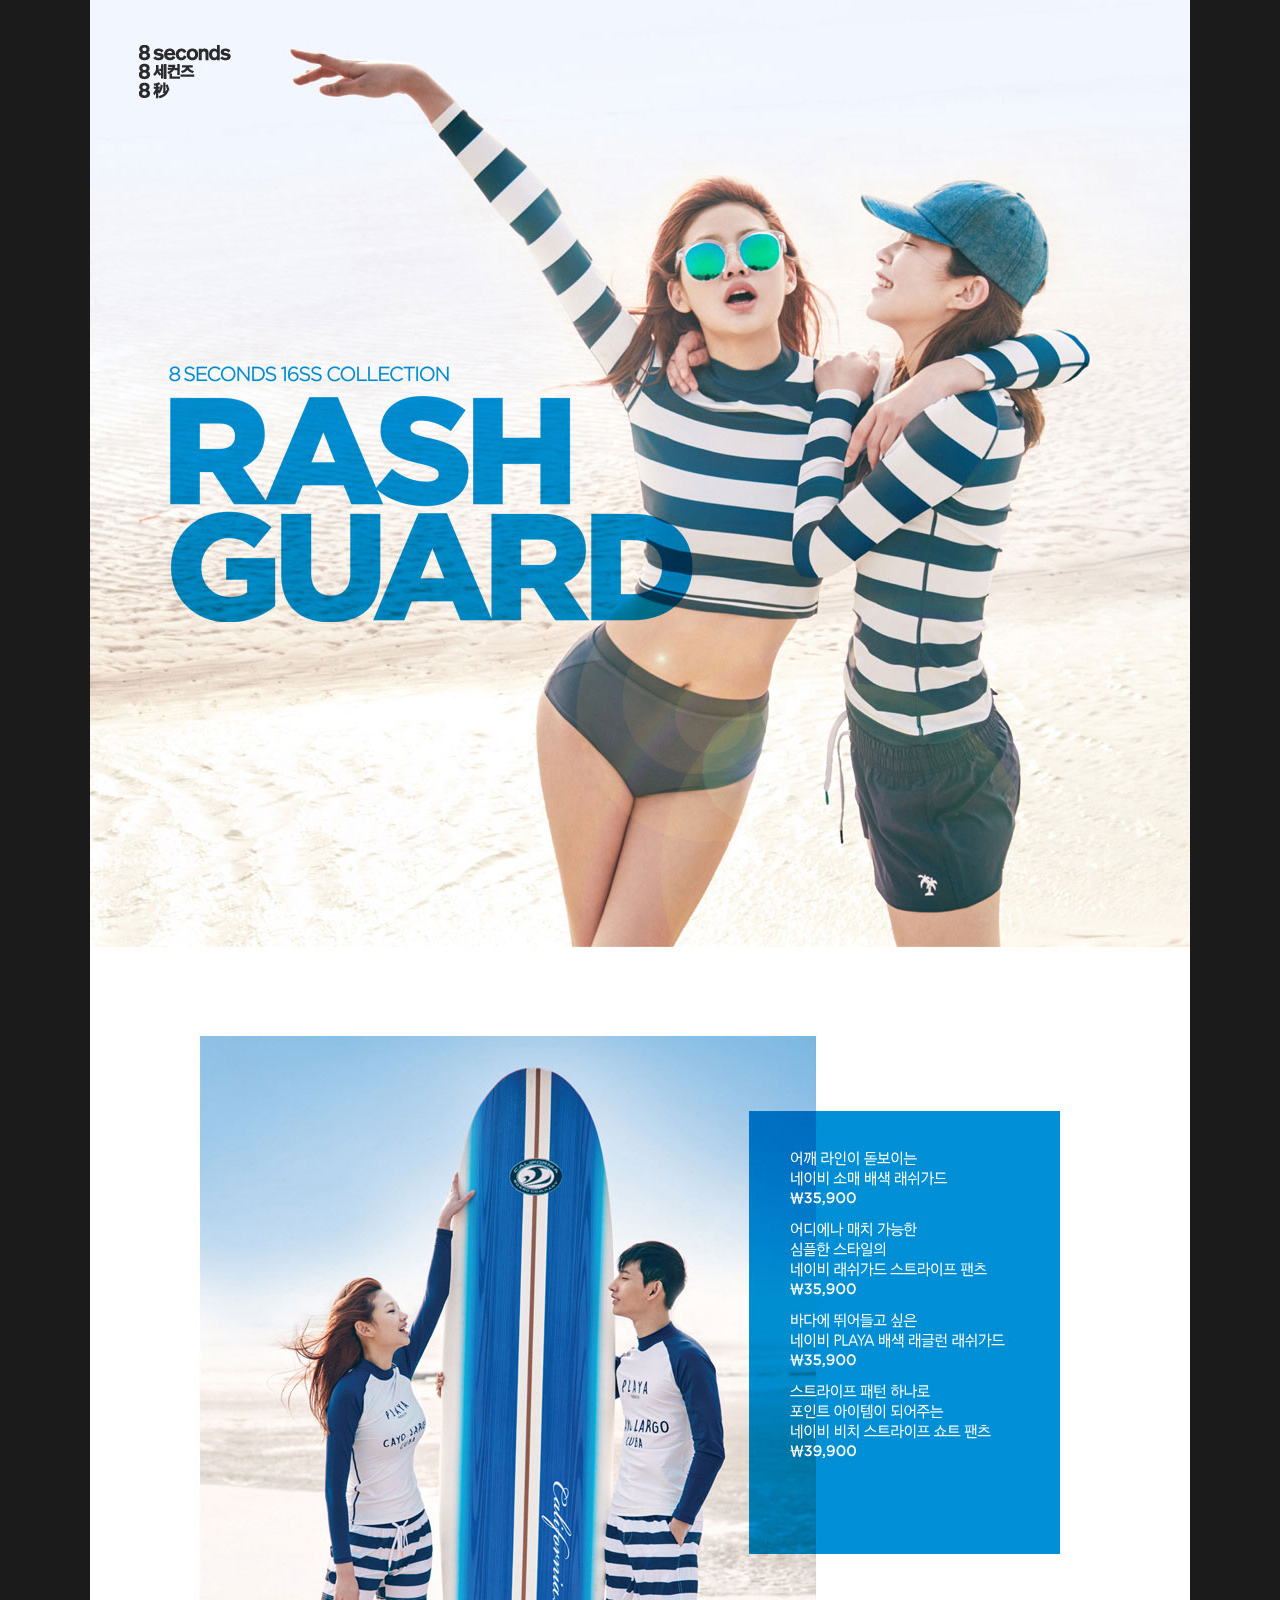
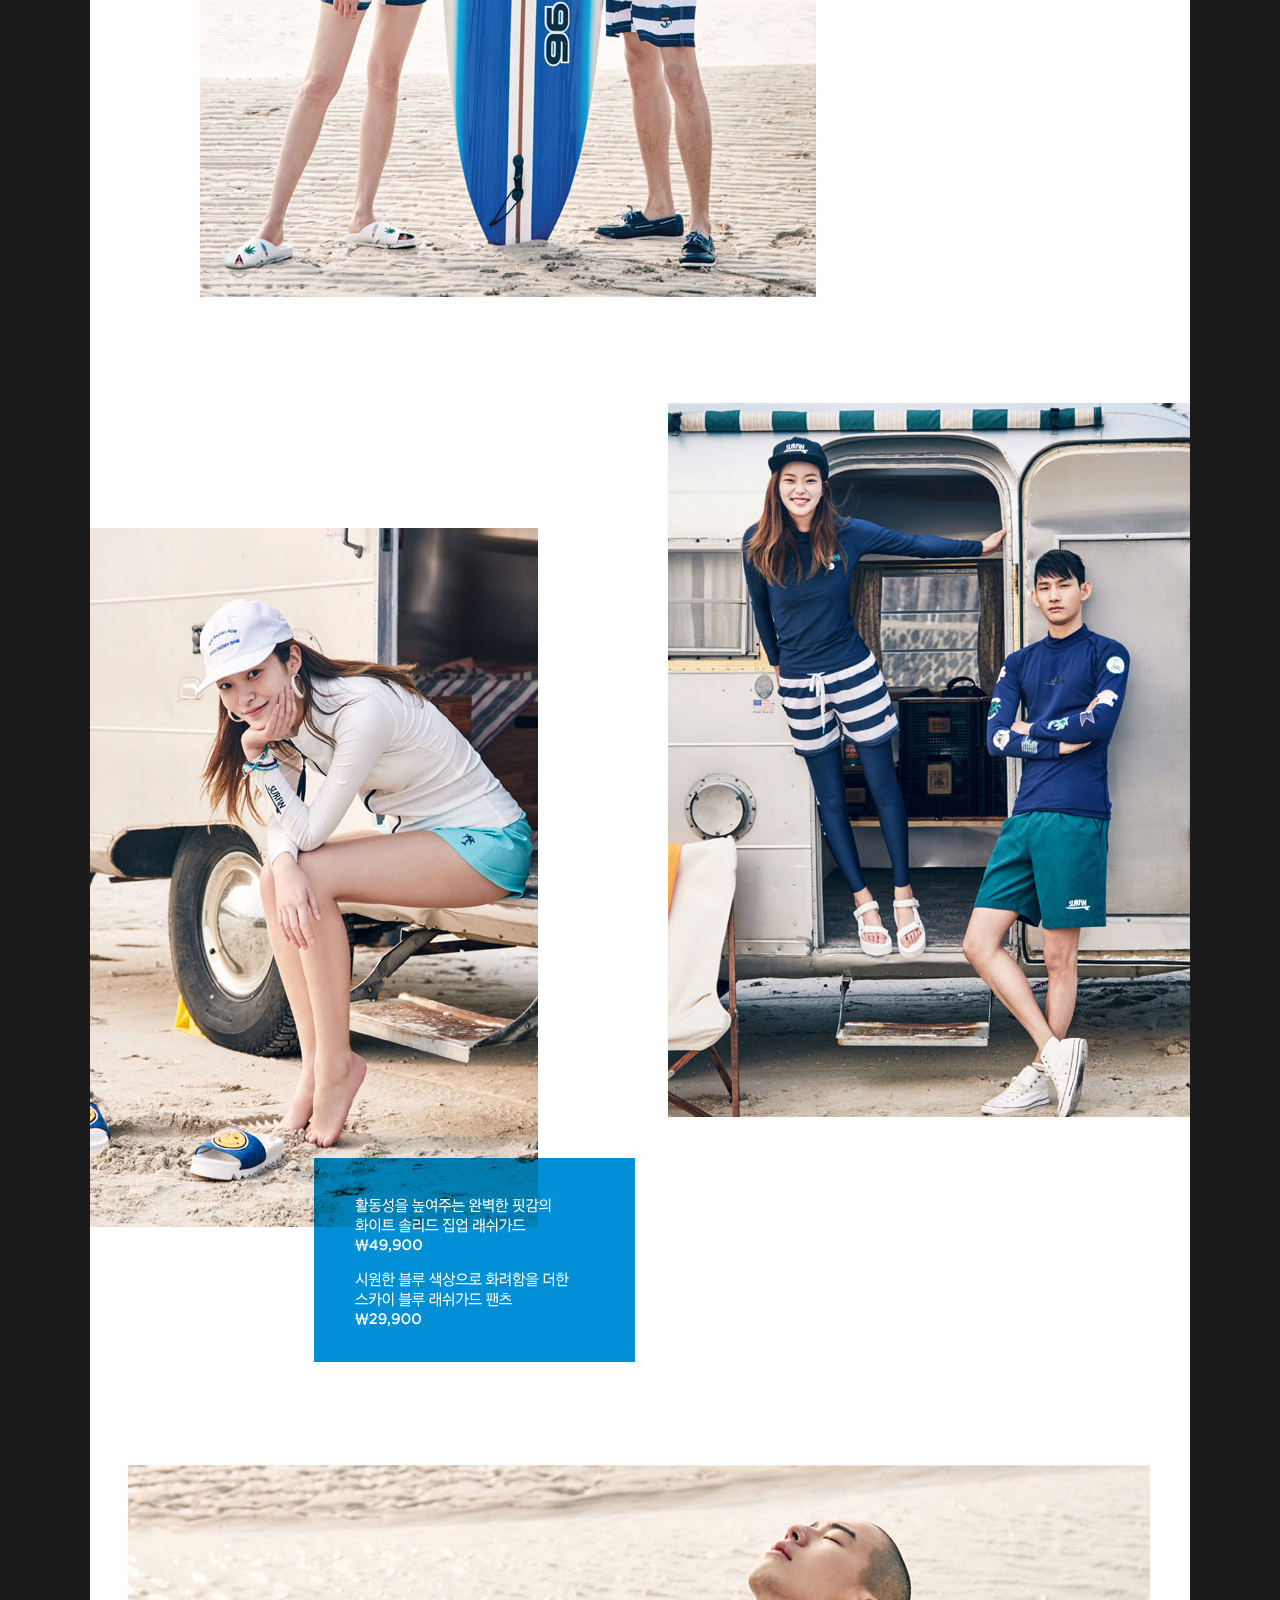
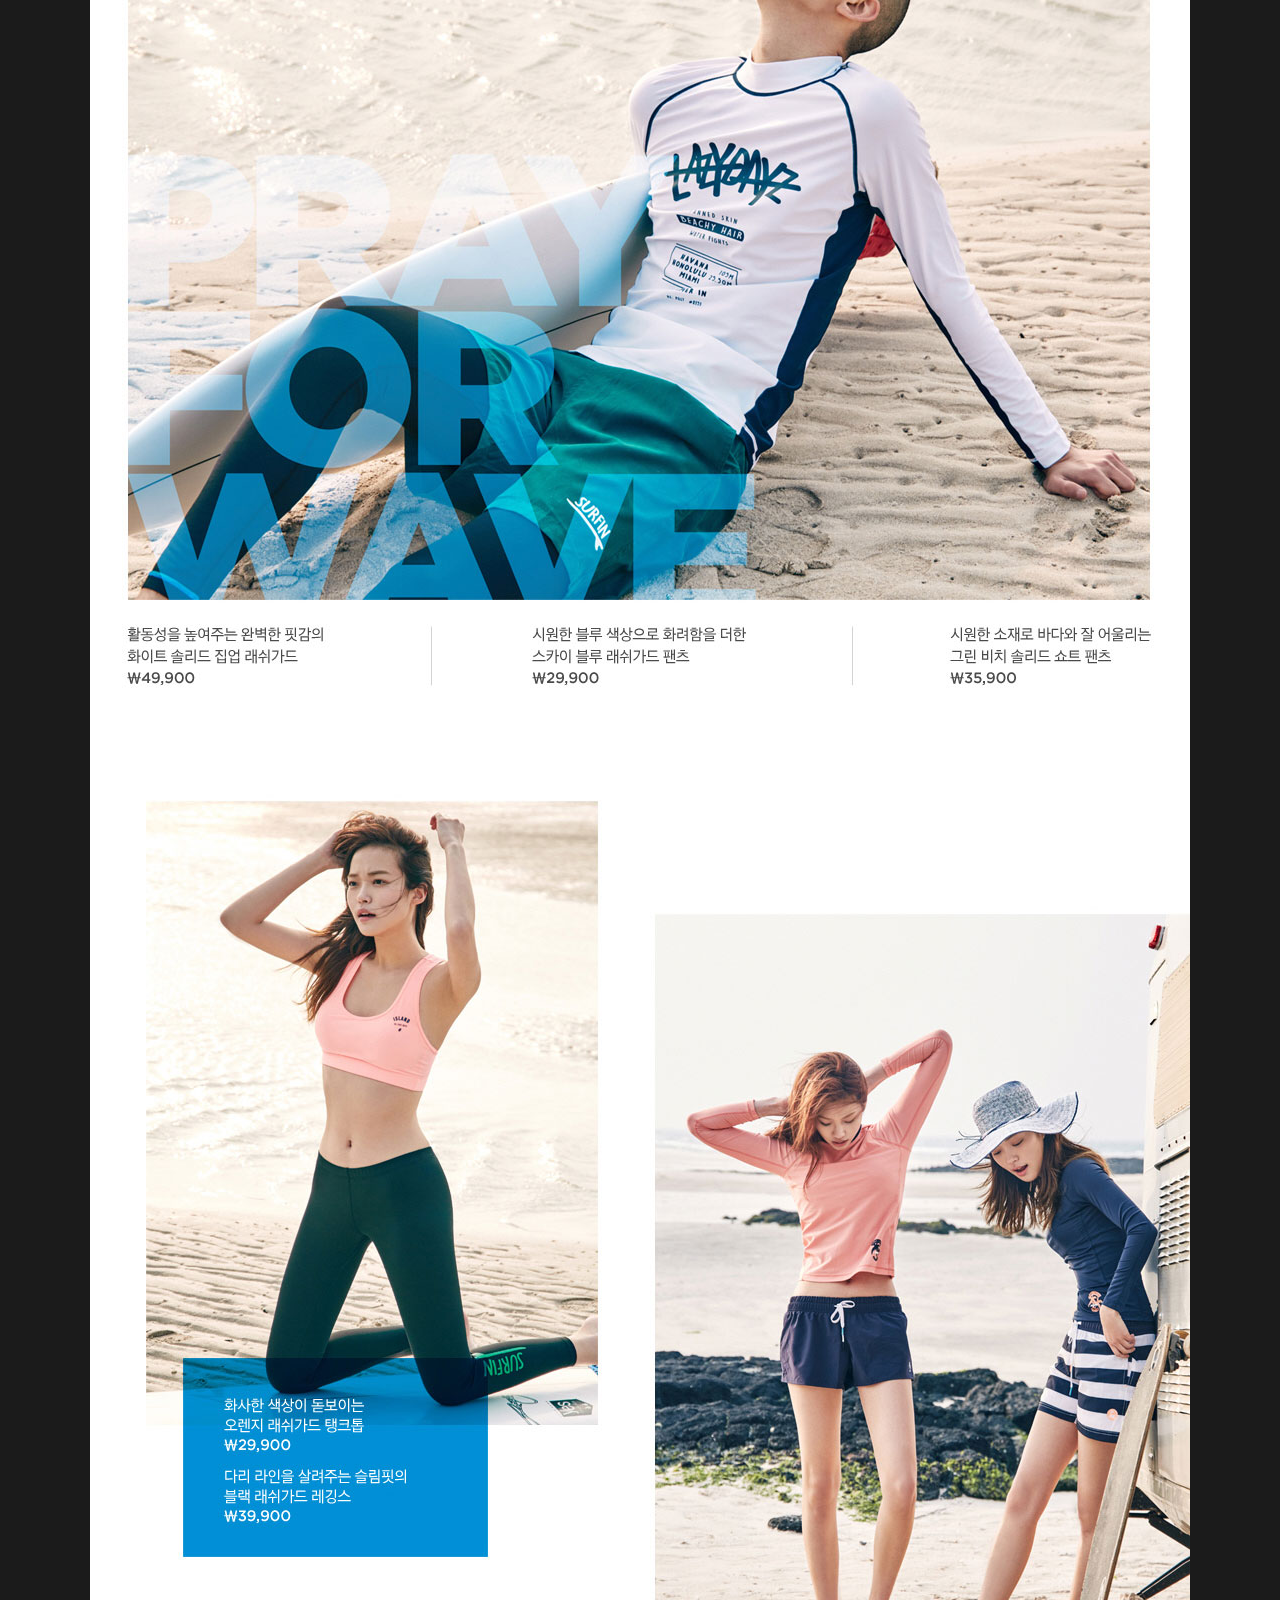
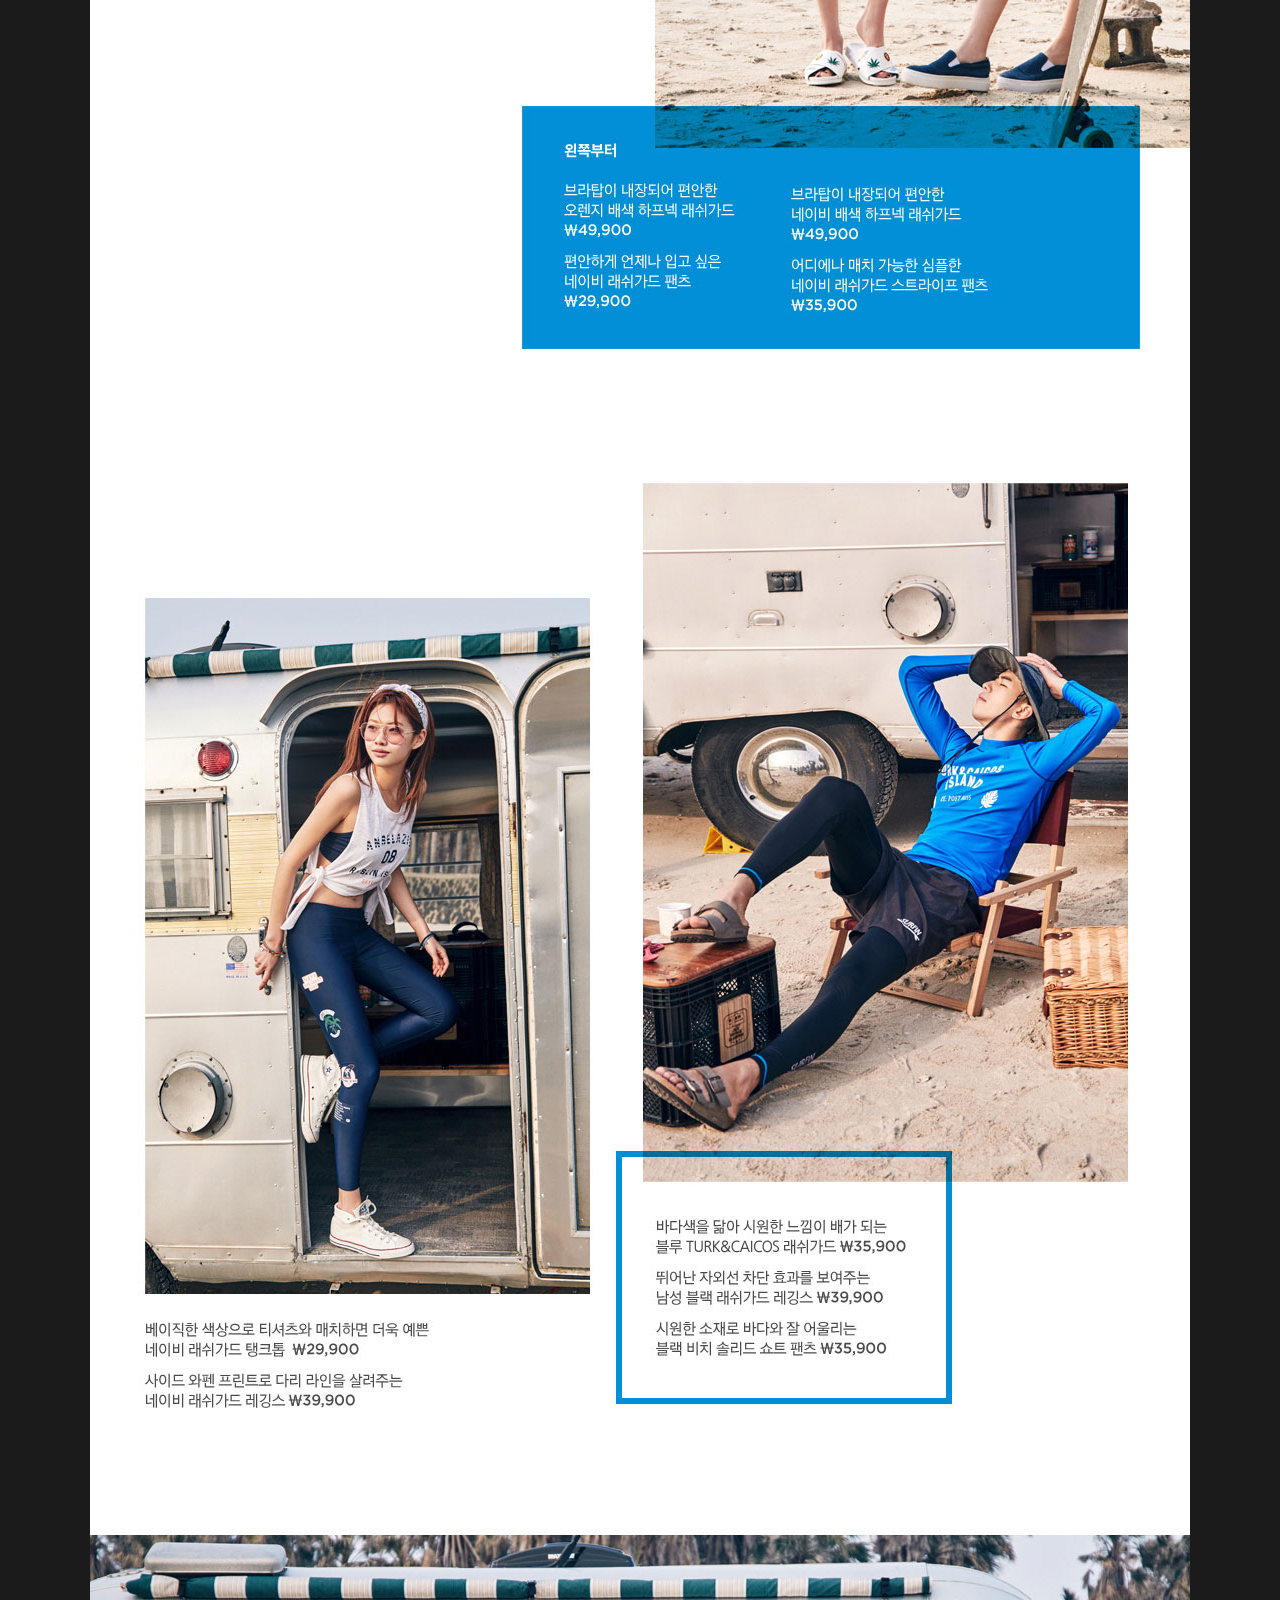
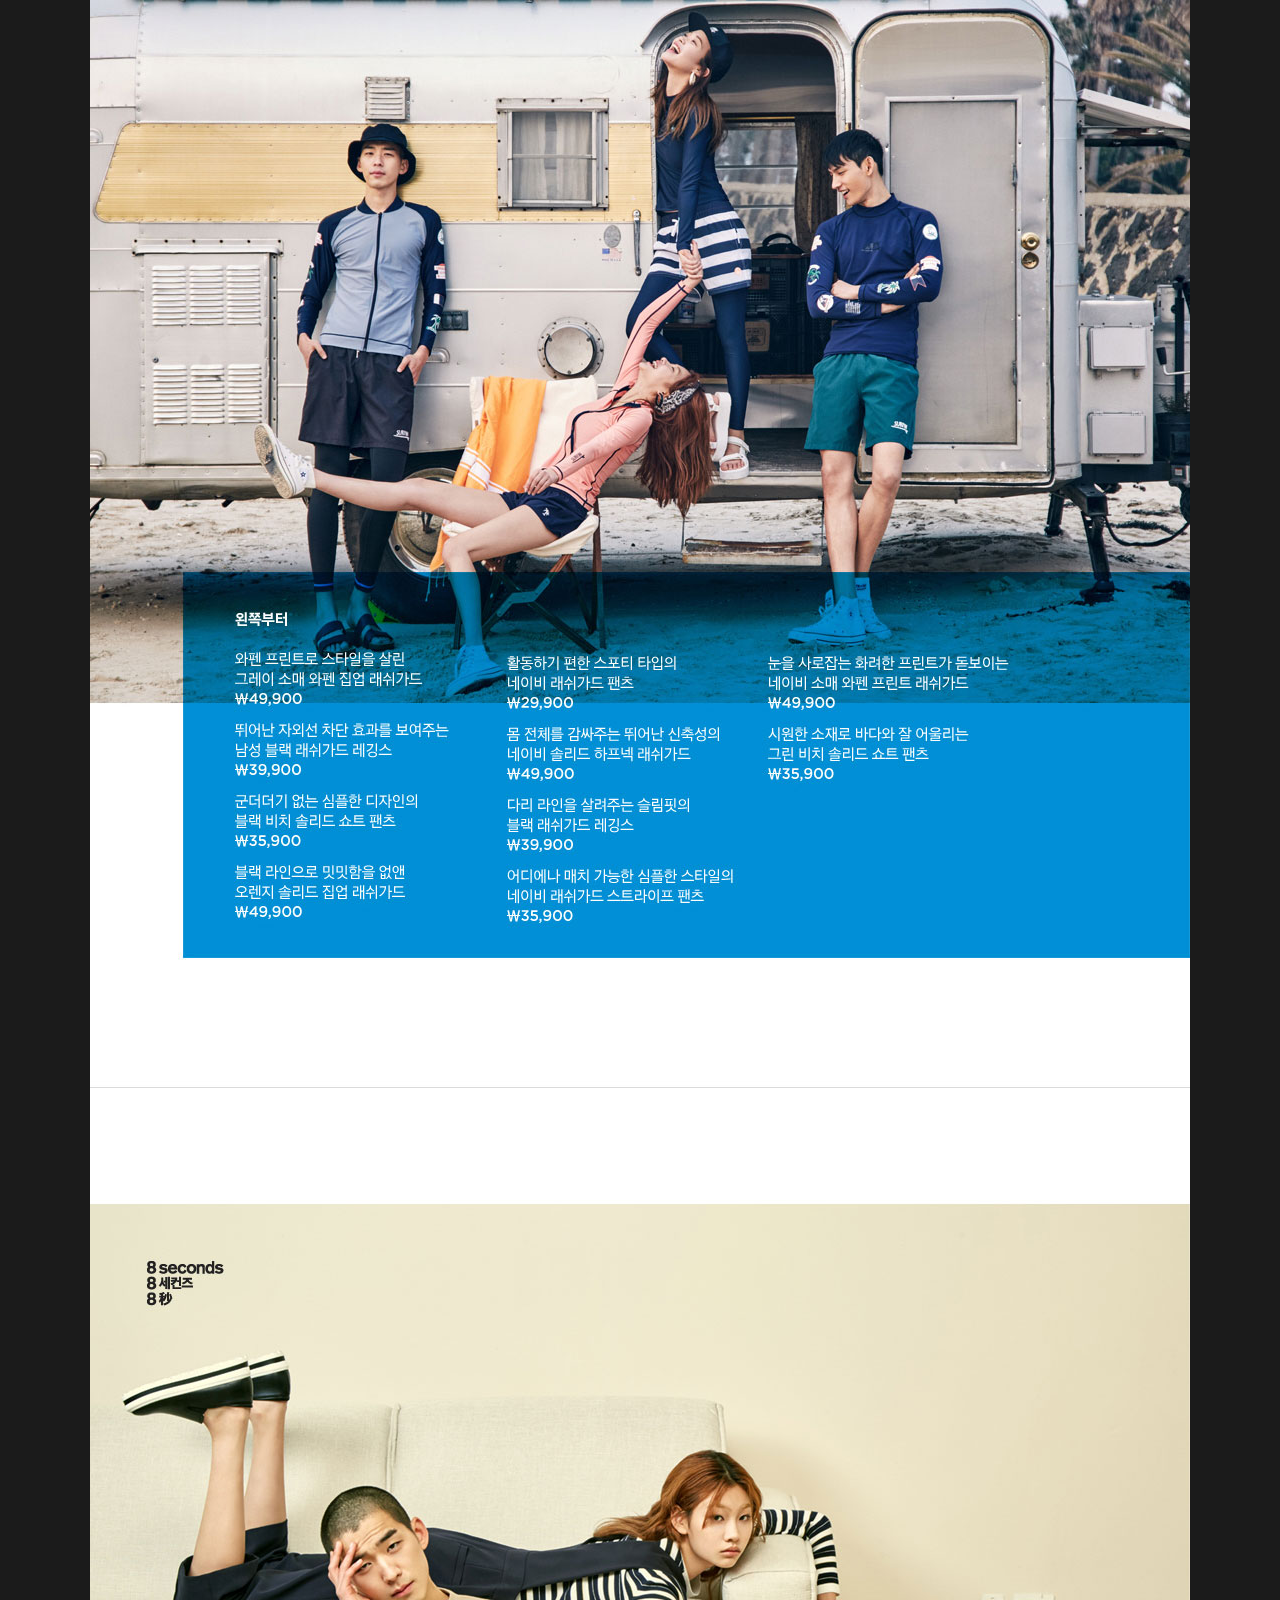
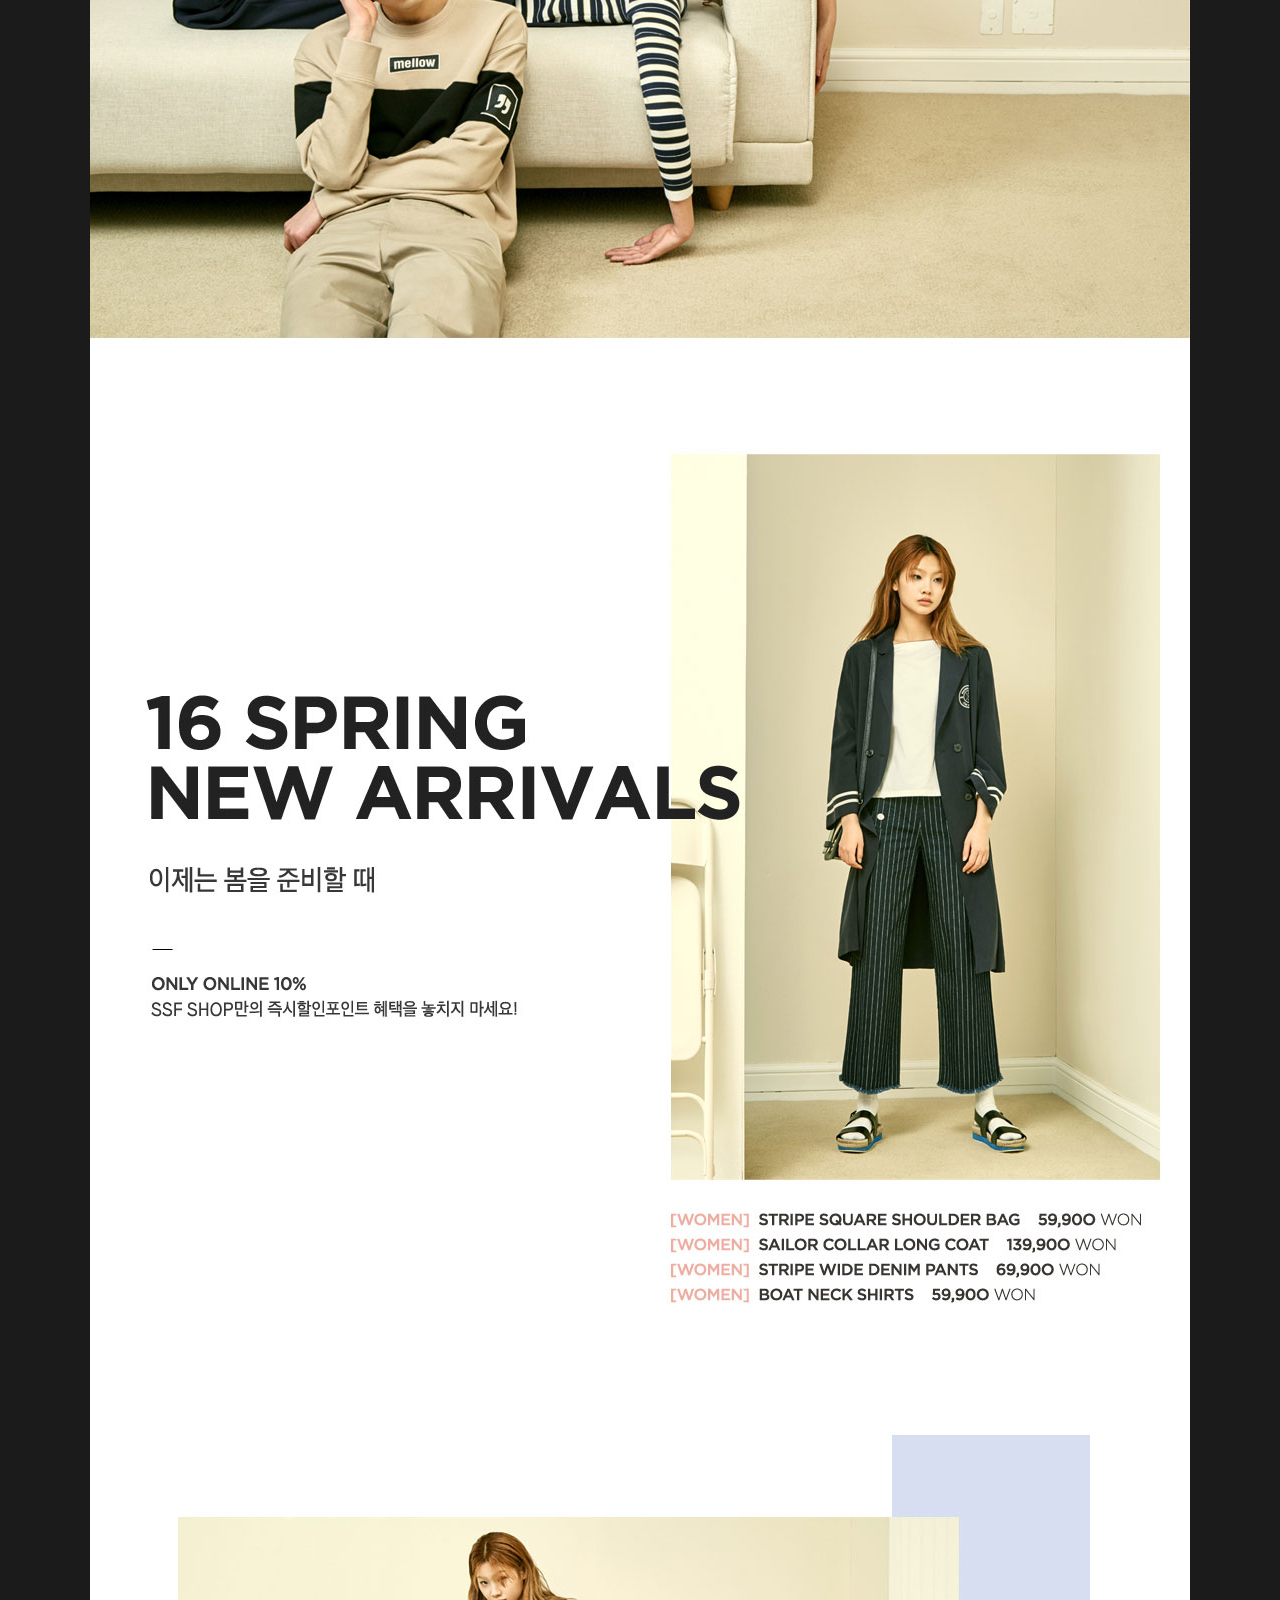
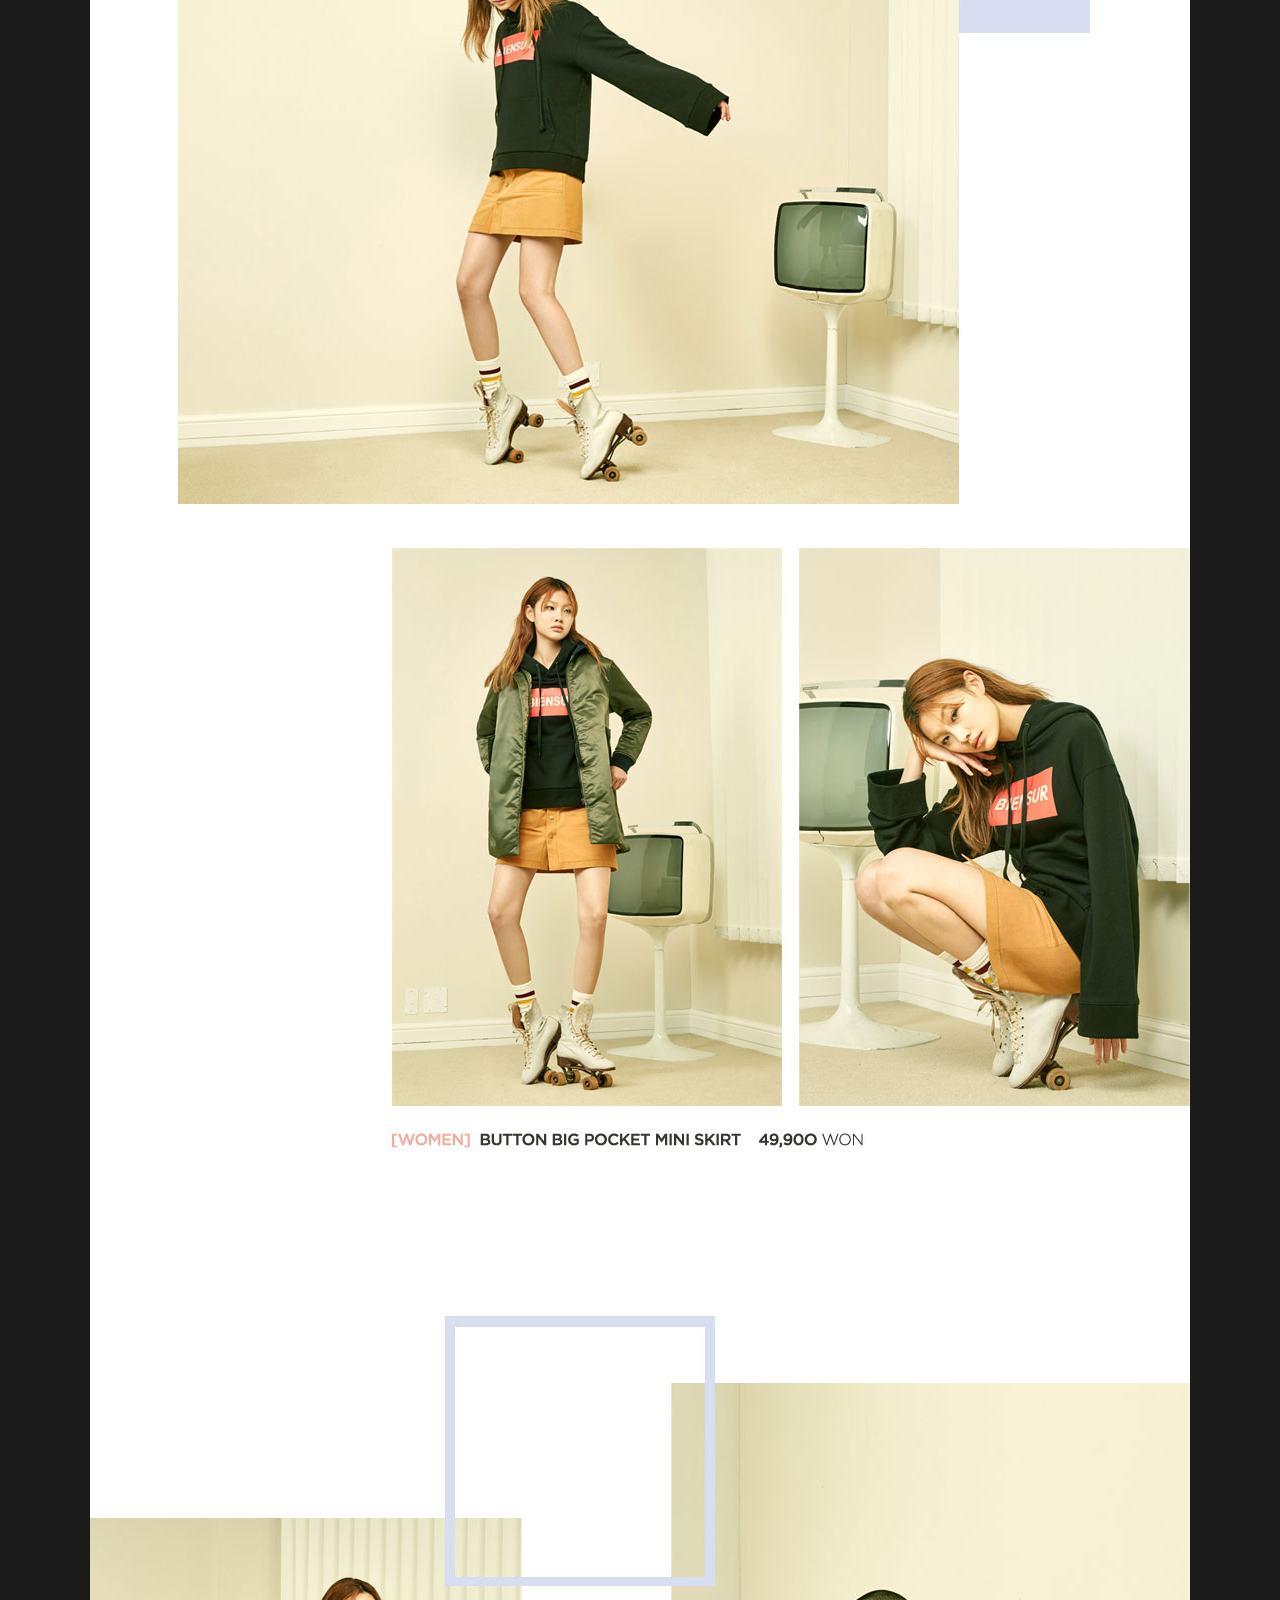
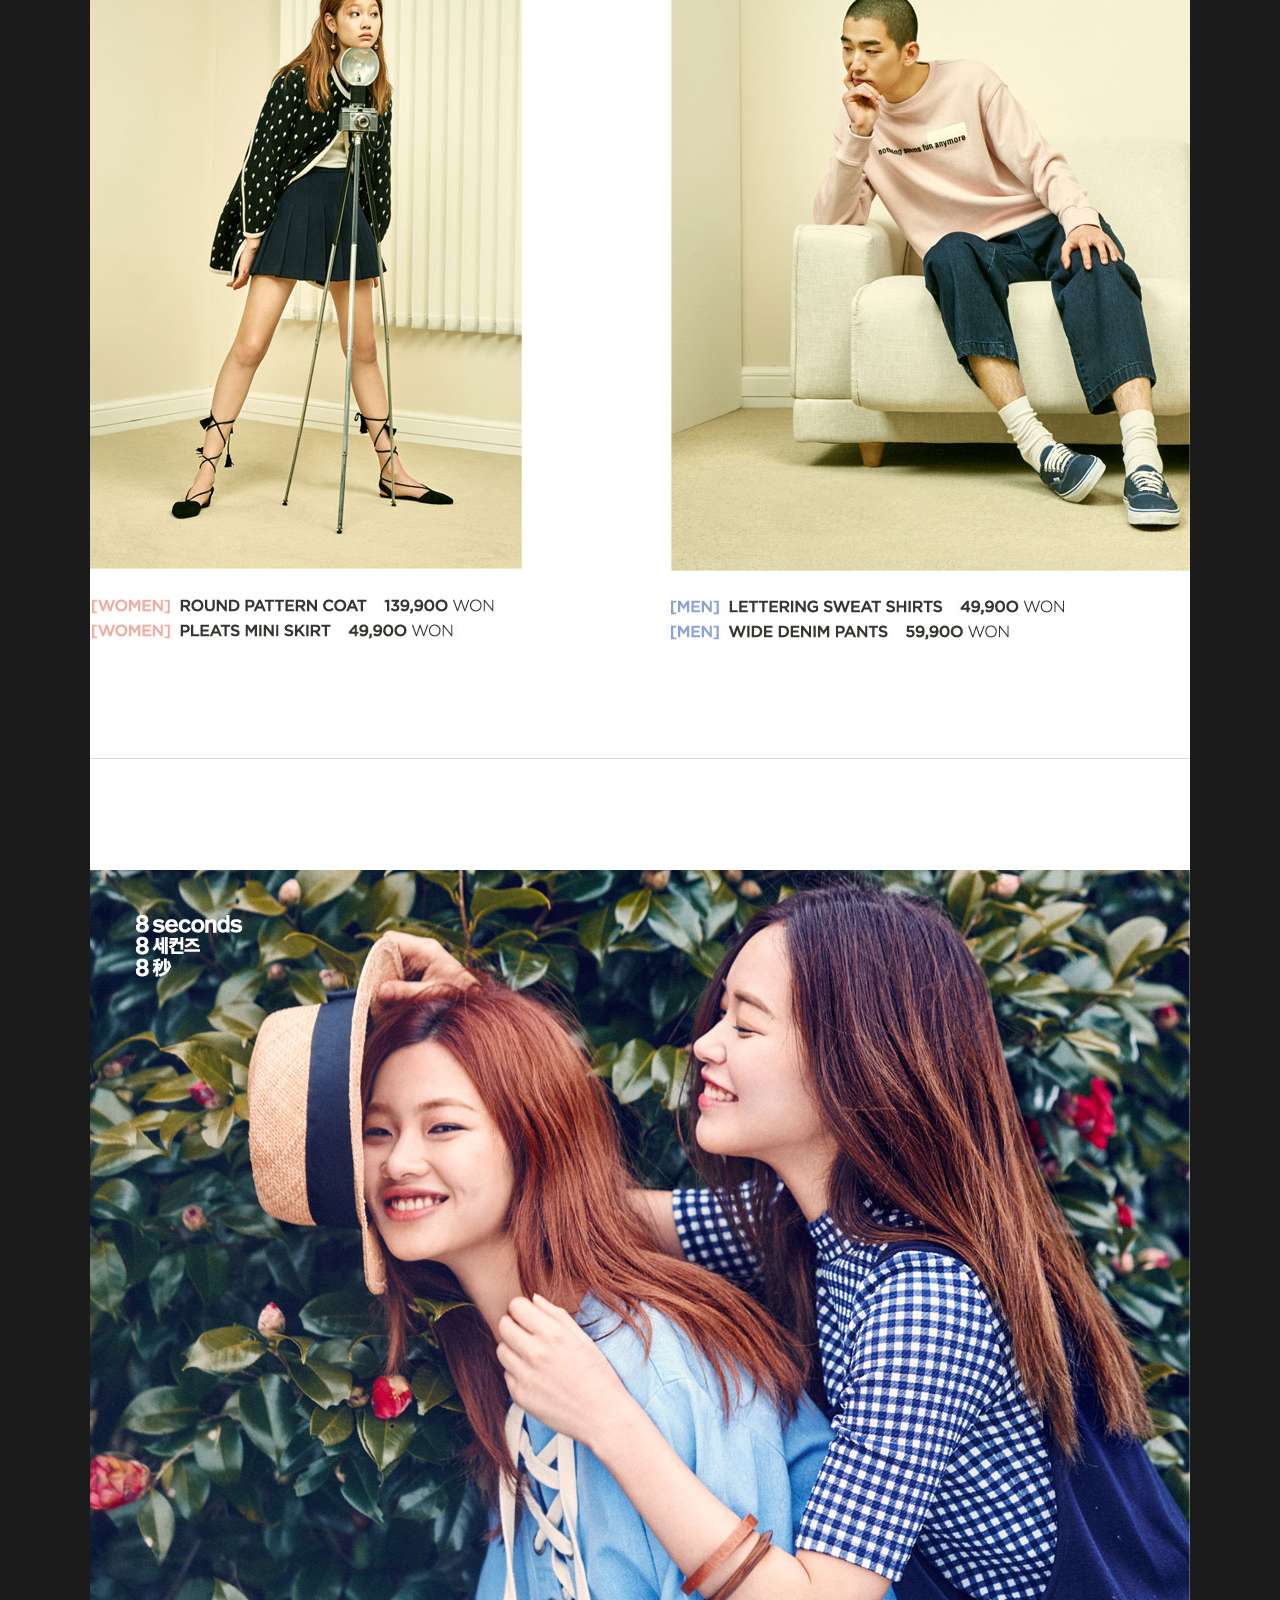
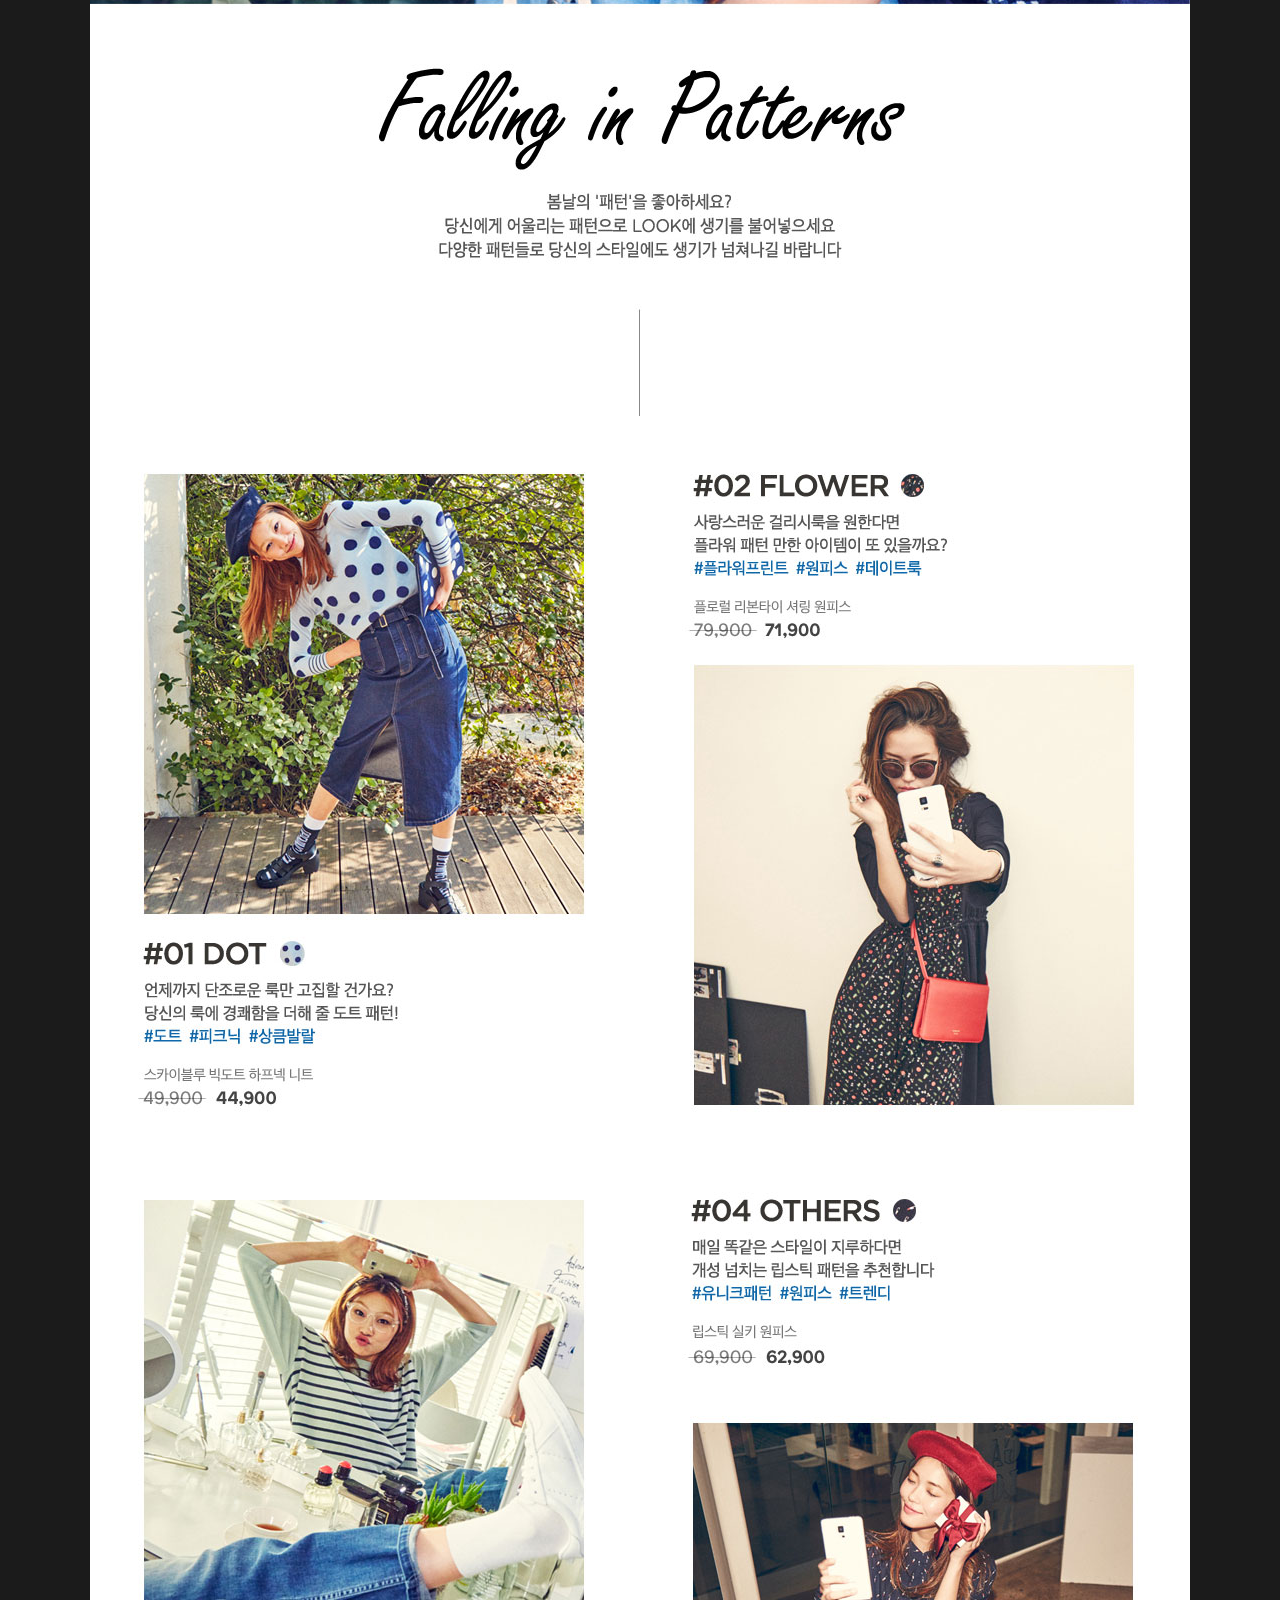
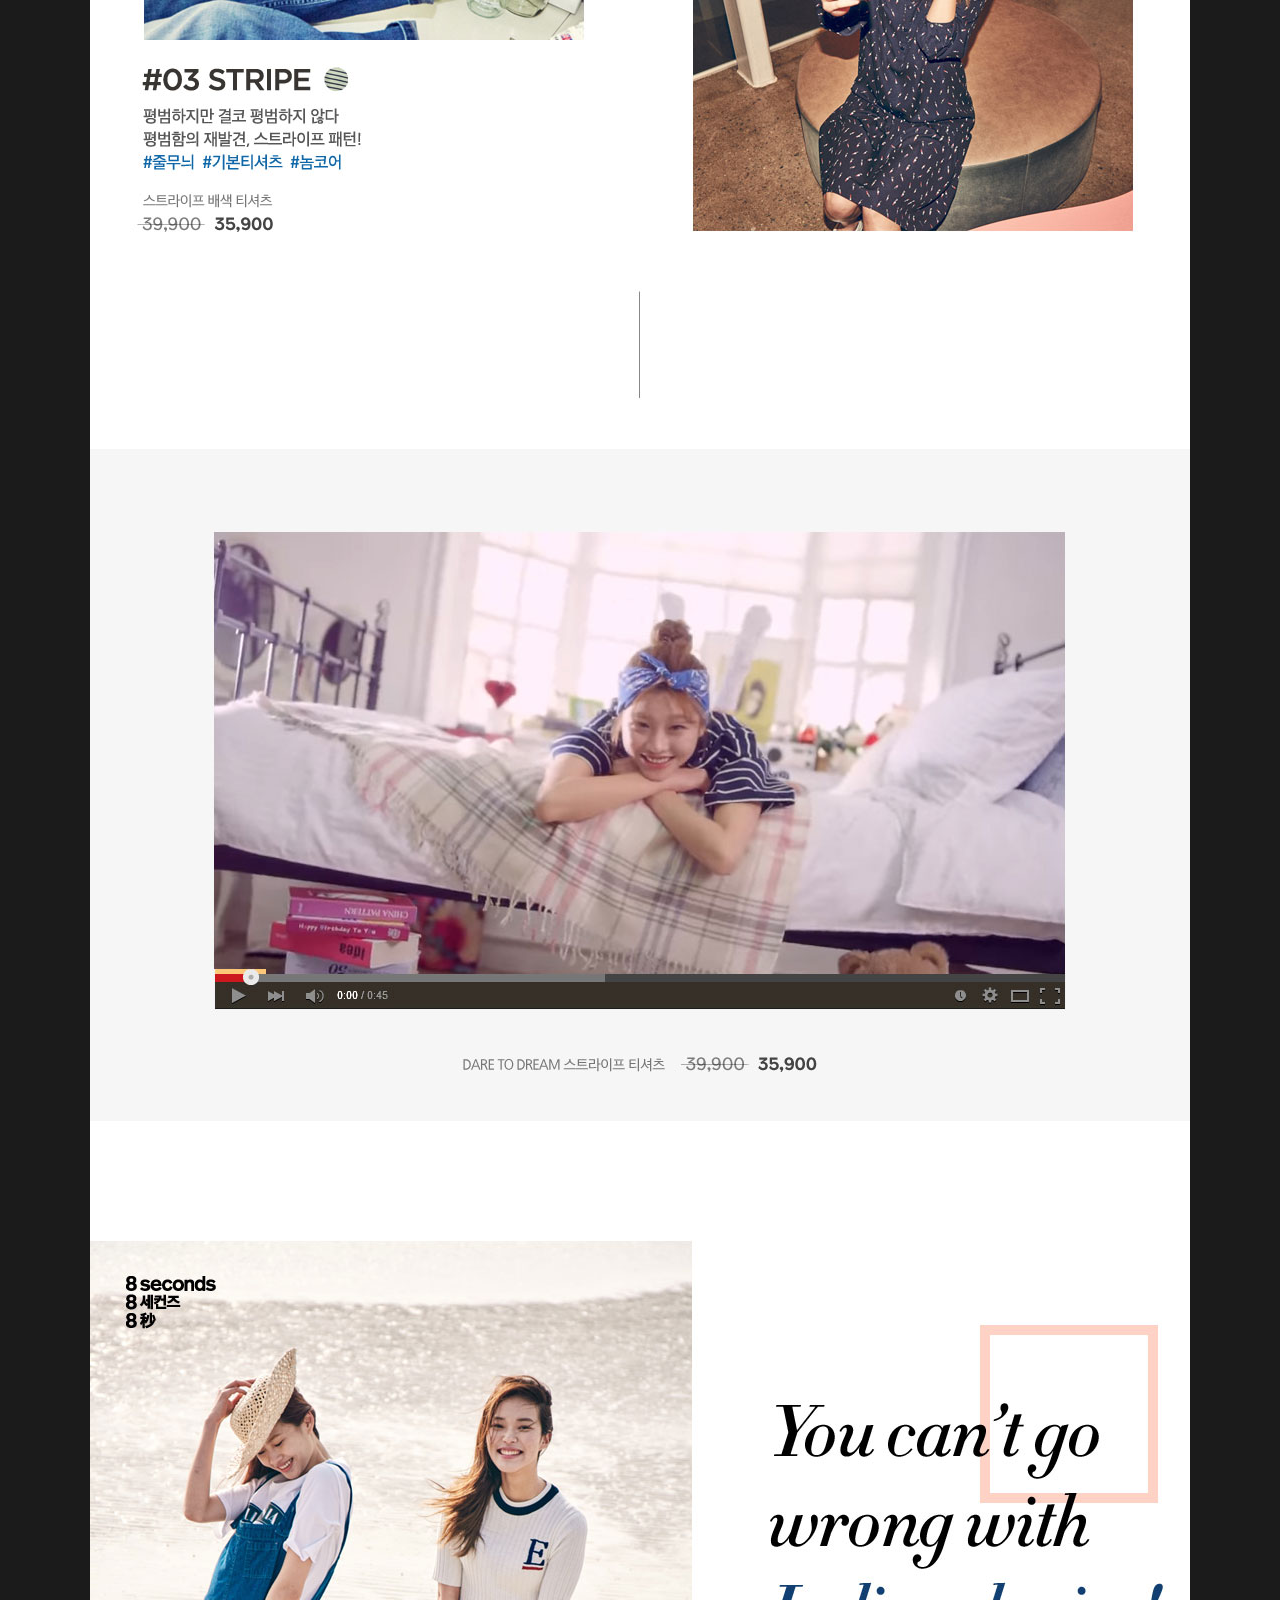
<file: 8seconds.html>
<!DOCTYPE html>
<html lang="ko">
<head>
    <meta charset="UTF-8">
    <meta http-equiv="X-UA-Compatible" content="IE=edge">
    <meta name="viewport" content="width=device-width, initial-scale=1.0">
    <title>에잇세컨즈 상세페이지</title>
    <style>
        *{margin:0px; padding:0px;}
            body{background-color: rgb(27, 27, 27);}
            a{text-decoration: none; color: #fff;}

            .mockup{
                position: relative;
                    top: 100px;
                z-index: 999;
            }
            body img{
                position: relative;
                    left: 50%;
                transform: translate(-50%);
            }
            aside a{
                position: fixed;
                    right: 100px;
                    top: 800px;
    
                width: 80px;
                height: 80px;
                border-radius: 40px;
    
                font-size: 20px;
                line-height: 77px;
                text-align: center;
                color: #fff;
                background-color: #008fd5;
    
                display: none;
                z-index: 1000;
                transition: 0.3s;
            }
            aside a:hover{
                border-radius: 10px;
                color: #008fd5;
                background-color: #fff;
                font-weight: bold;
            }
        </style>
    
        <!-- 제이쿼리 -->
        <script src="https://ajax.googleapis.com/ajax/libs/jquery/1.12.4/jquery.min.js"></script>
        <script>
            $(window).scroll(function(){
                
                let sPos = $(this).scrollTop();
    
                console.log(sPos);
    
                if(sPos >= 500){
                    $('aside a').fadeIn();
                }else{
                    $('aside a').fadeOut();
                }
            });
    
            $('aside a').click(function(){
                $('html,body').animate({scrollTop : 0}, 700);
                return false;
            });
        </script>
</head>
<body>
    <aside><a href="8seconds.html" title="상단 바로가기">Top</a></aside>
    <!-- <img src="./img/kim.gif" alt="바르다김선생 목업" class="mockup"> -->
    <img src="./img/8seconds.jpg" alt="에잇세컨즈 기획전 상세페이지">
</body>
</html>
</file>
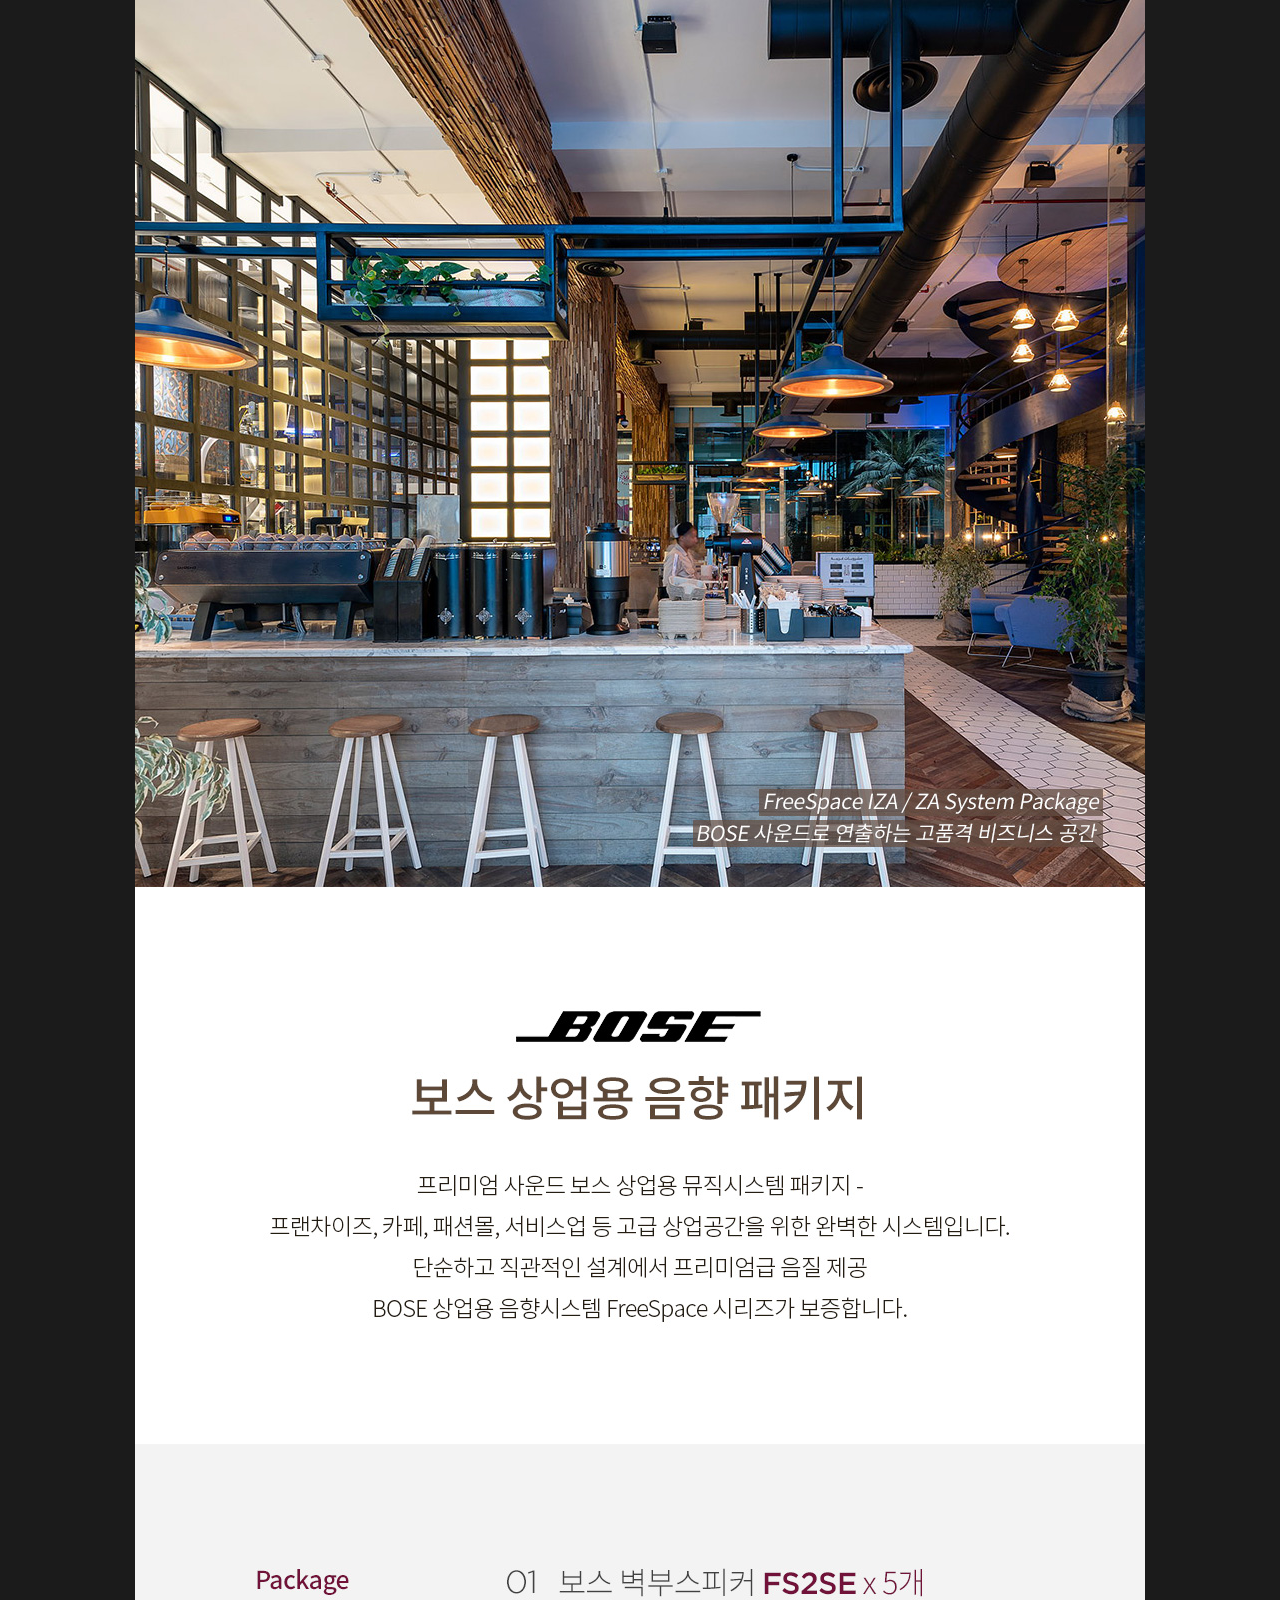
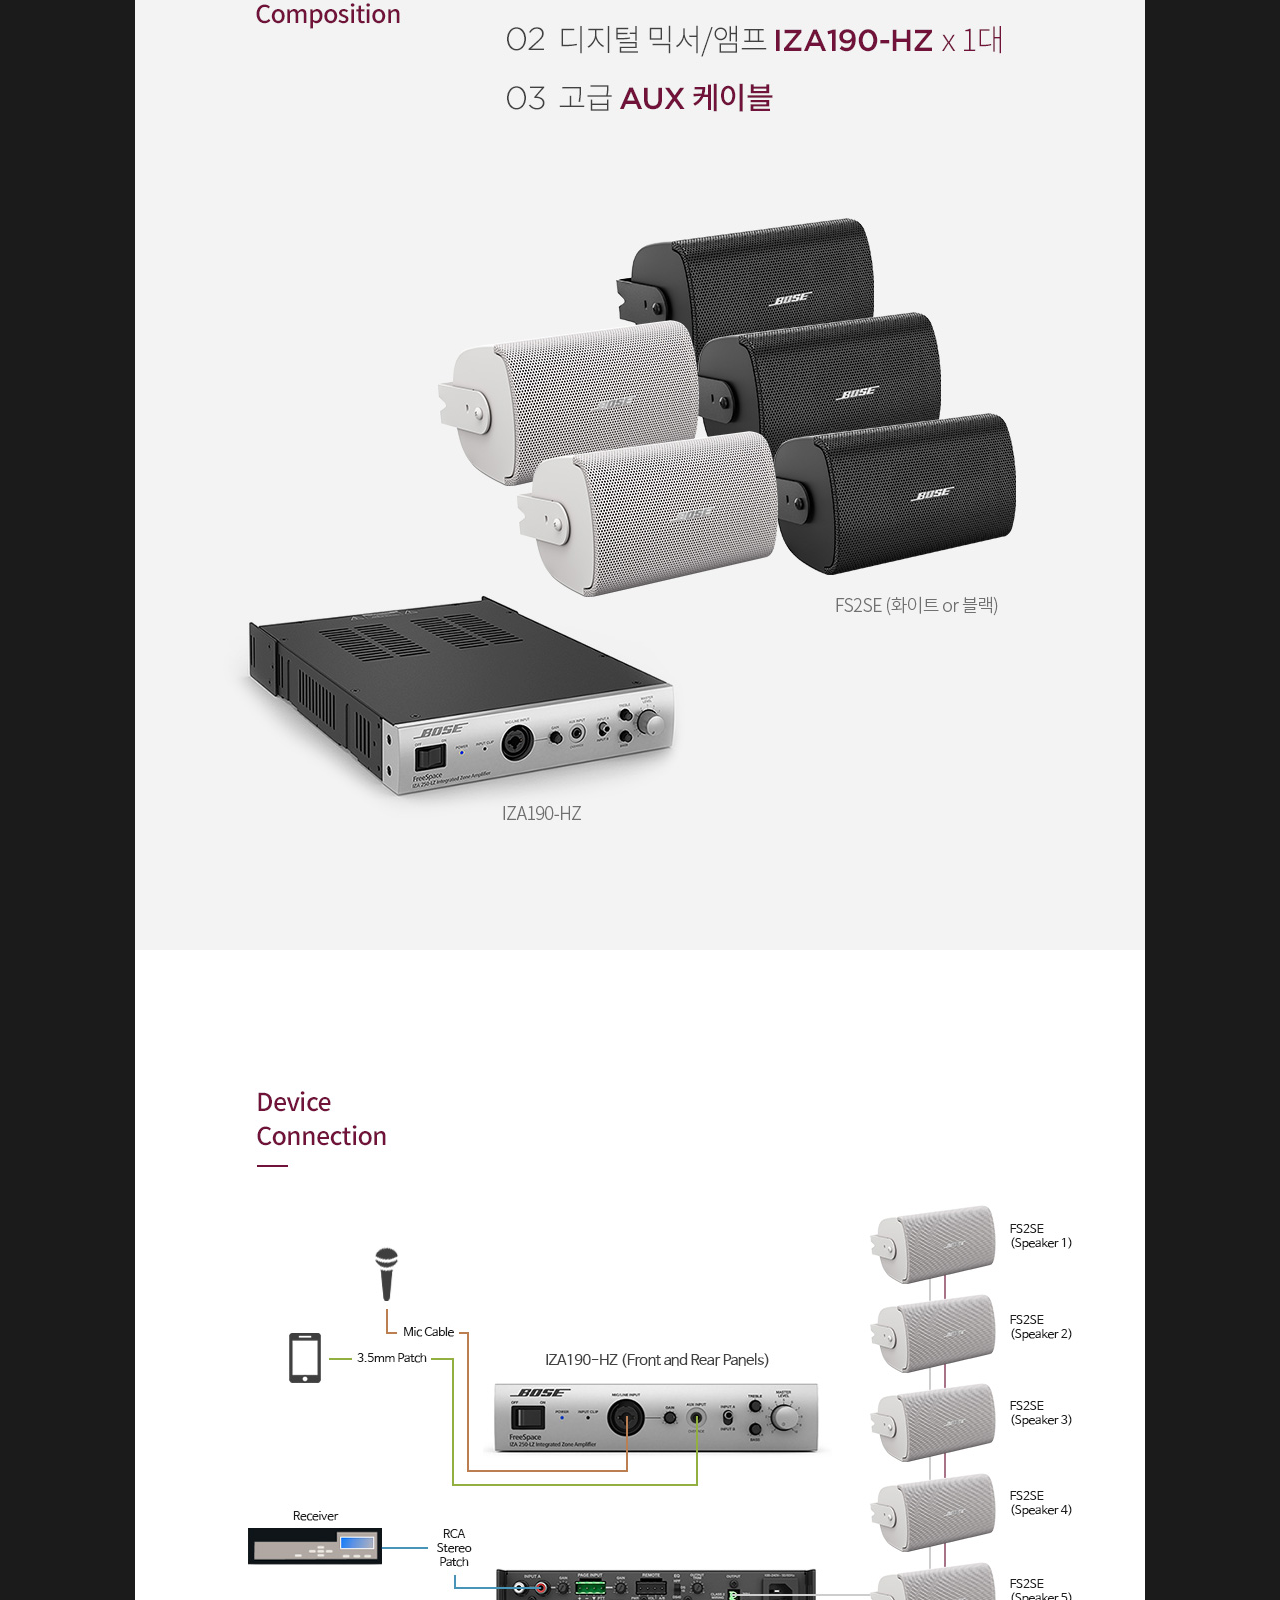
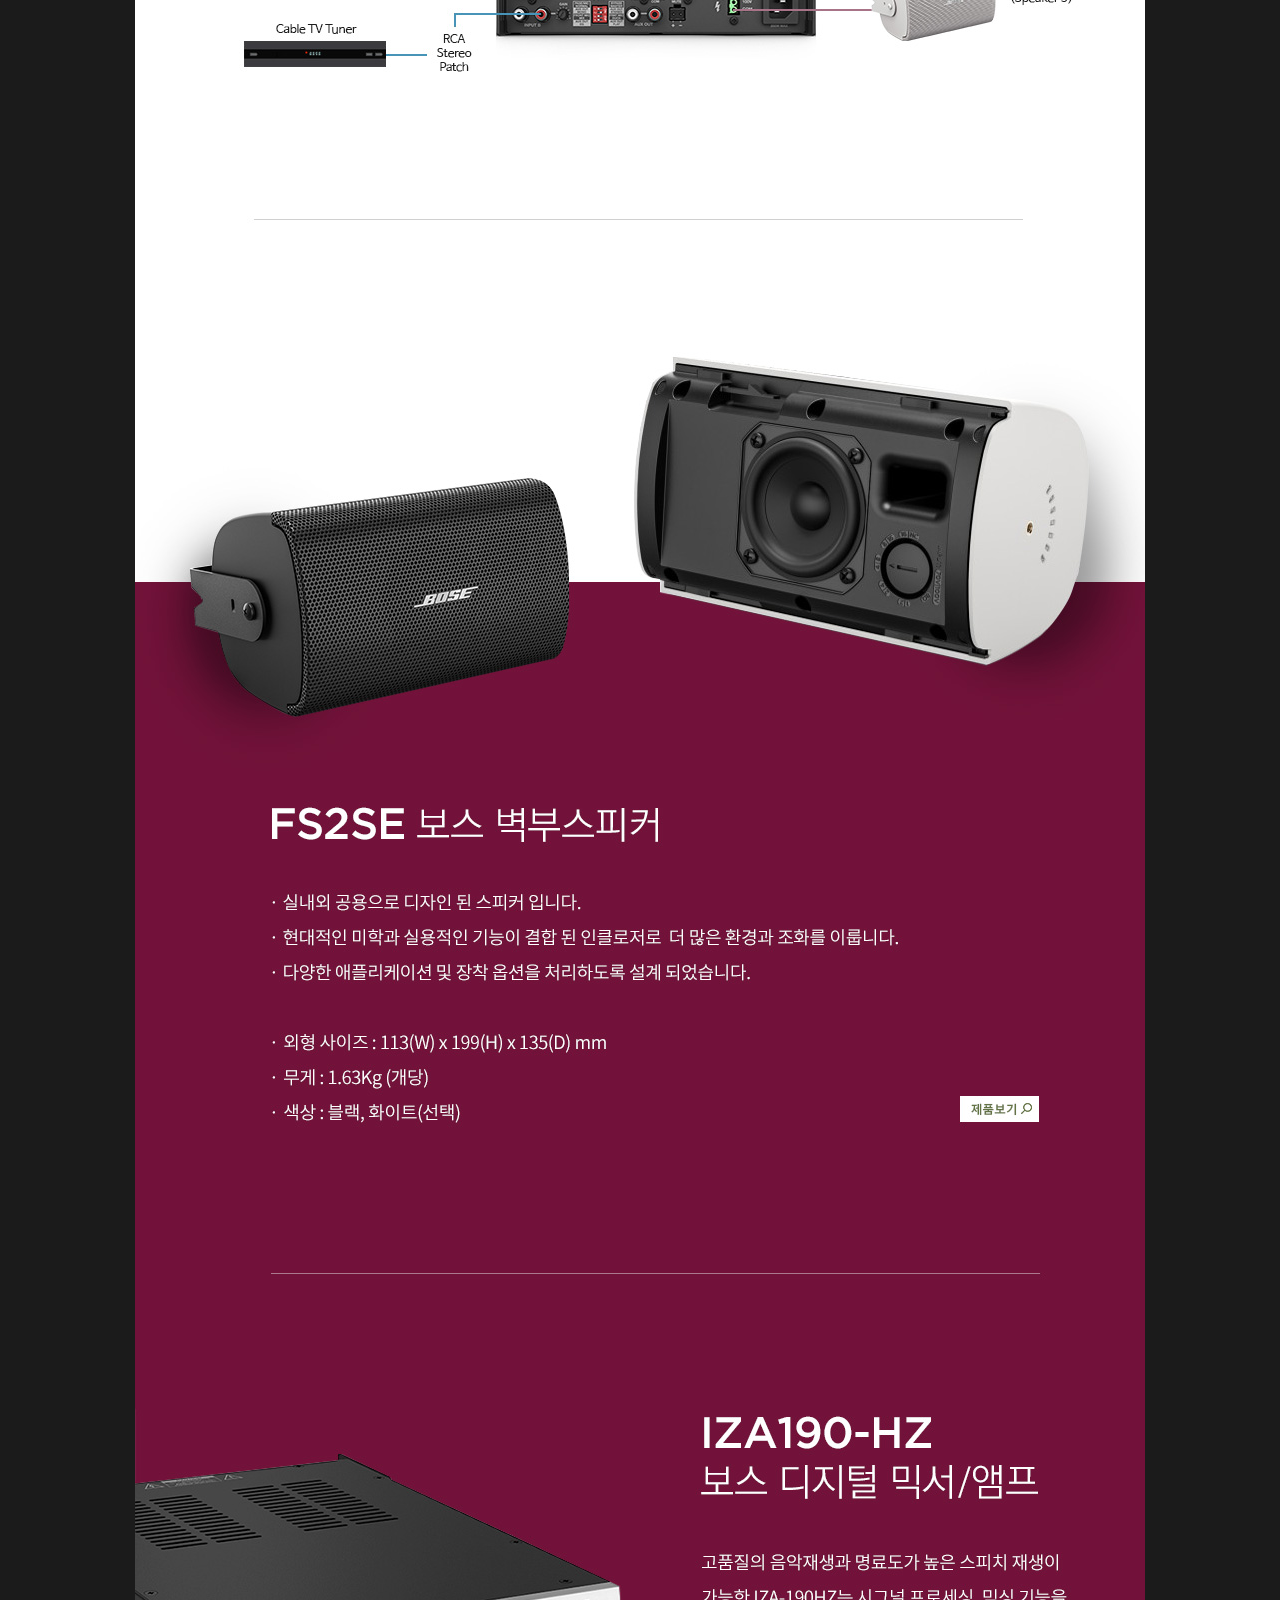
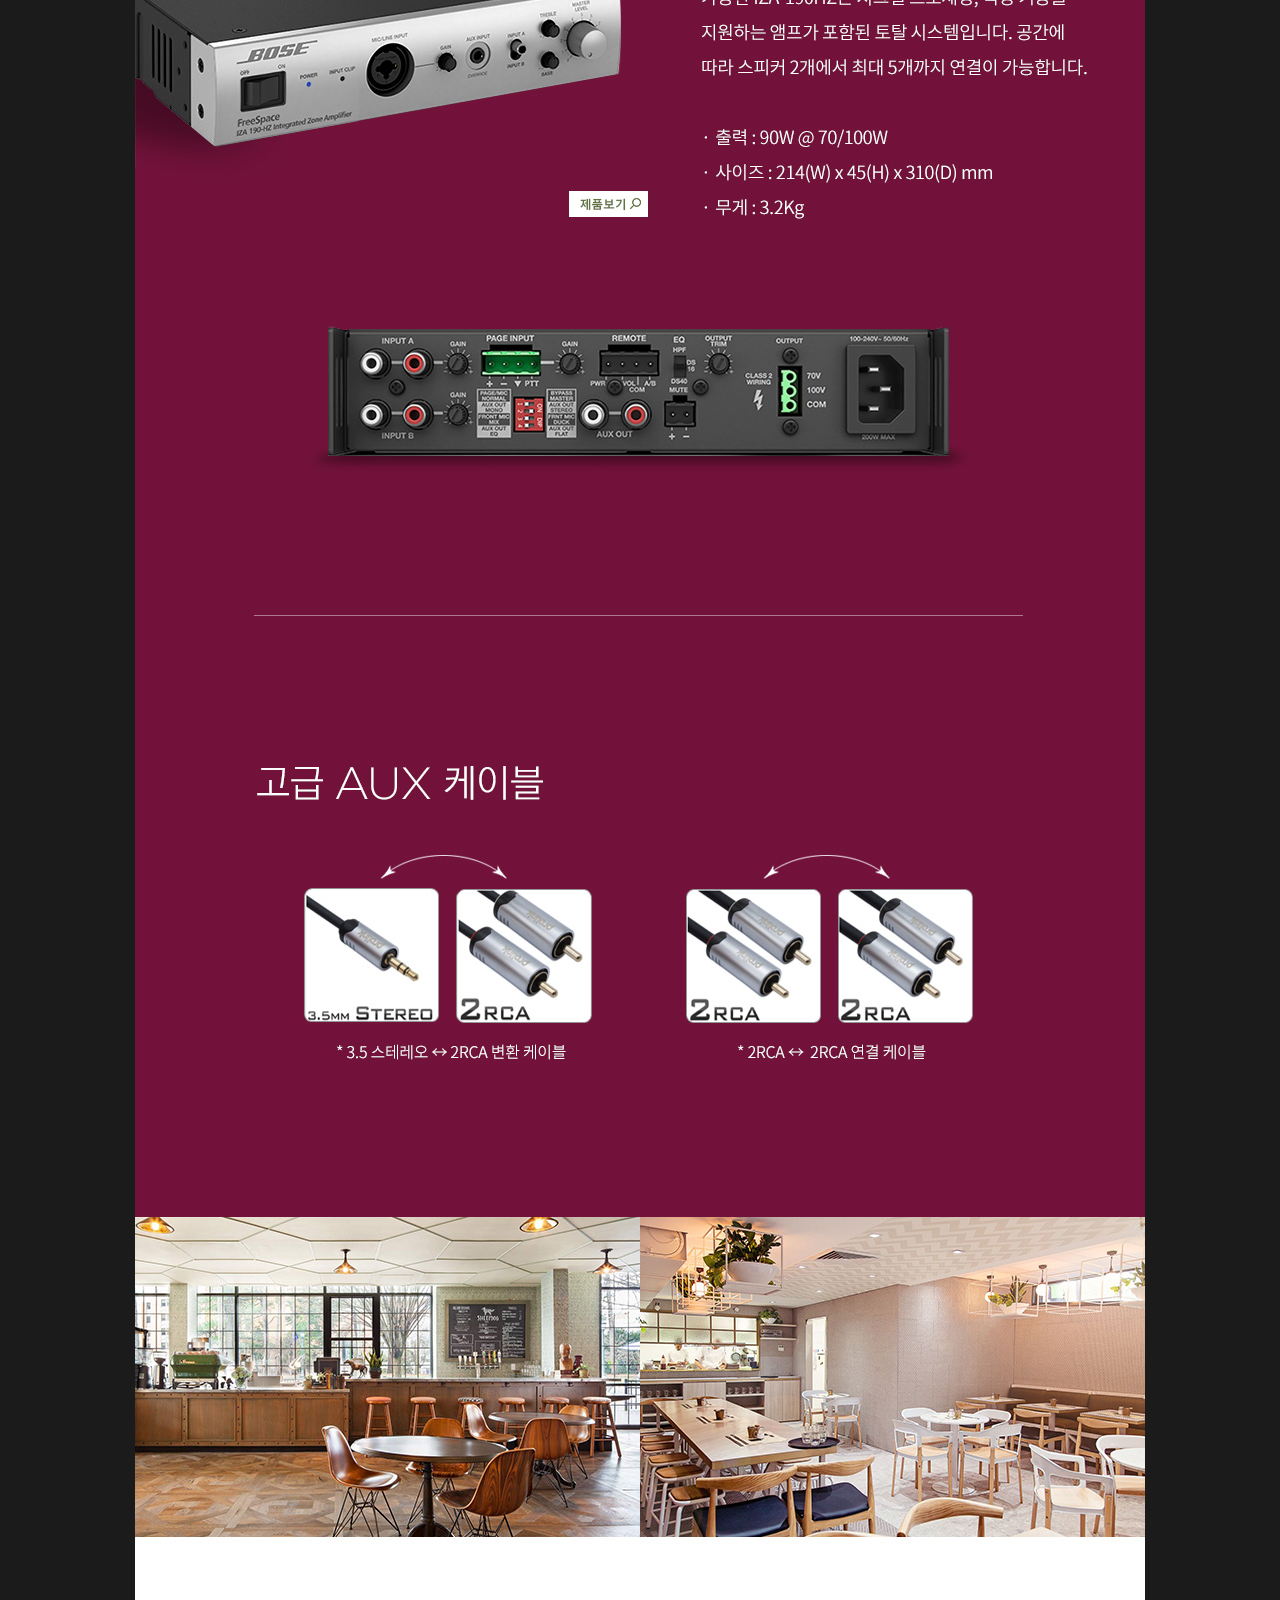
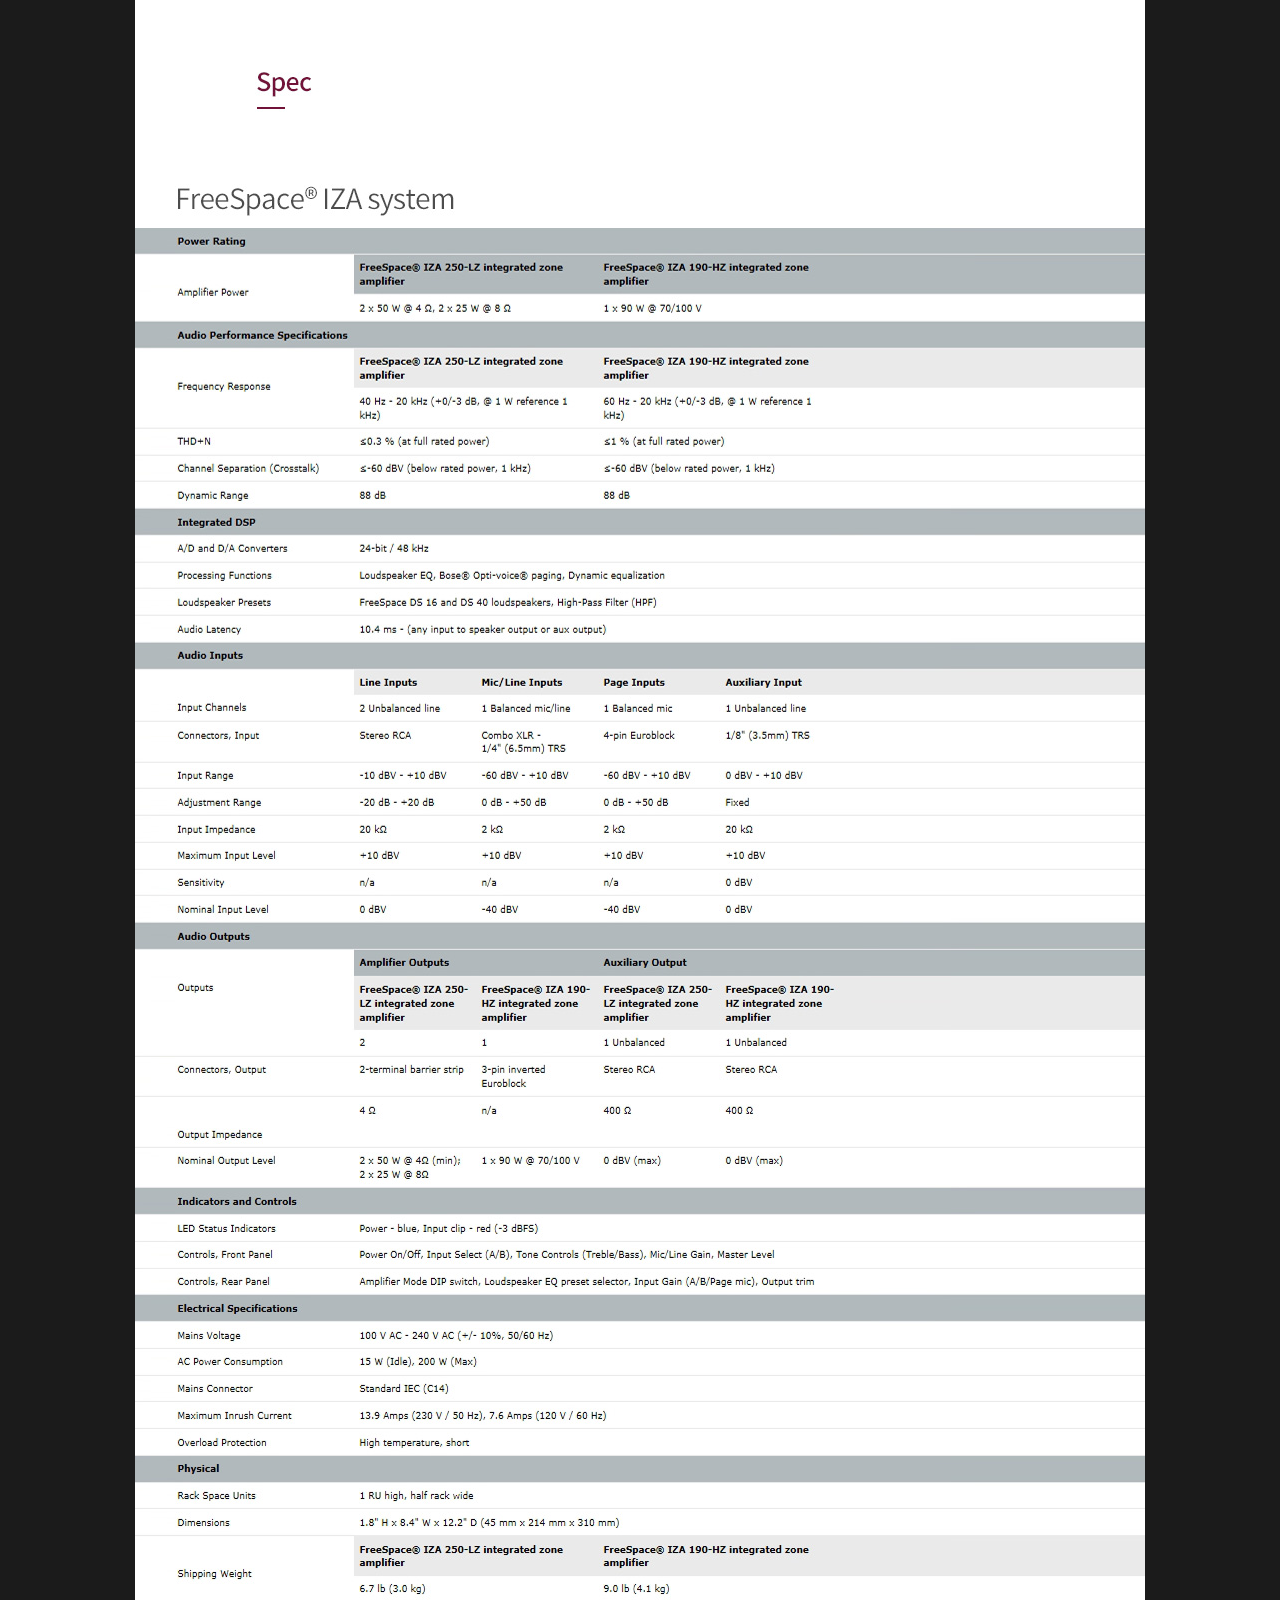
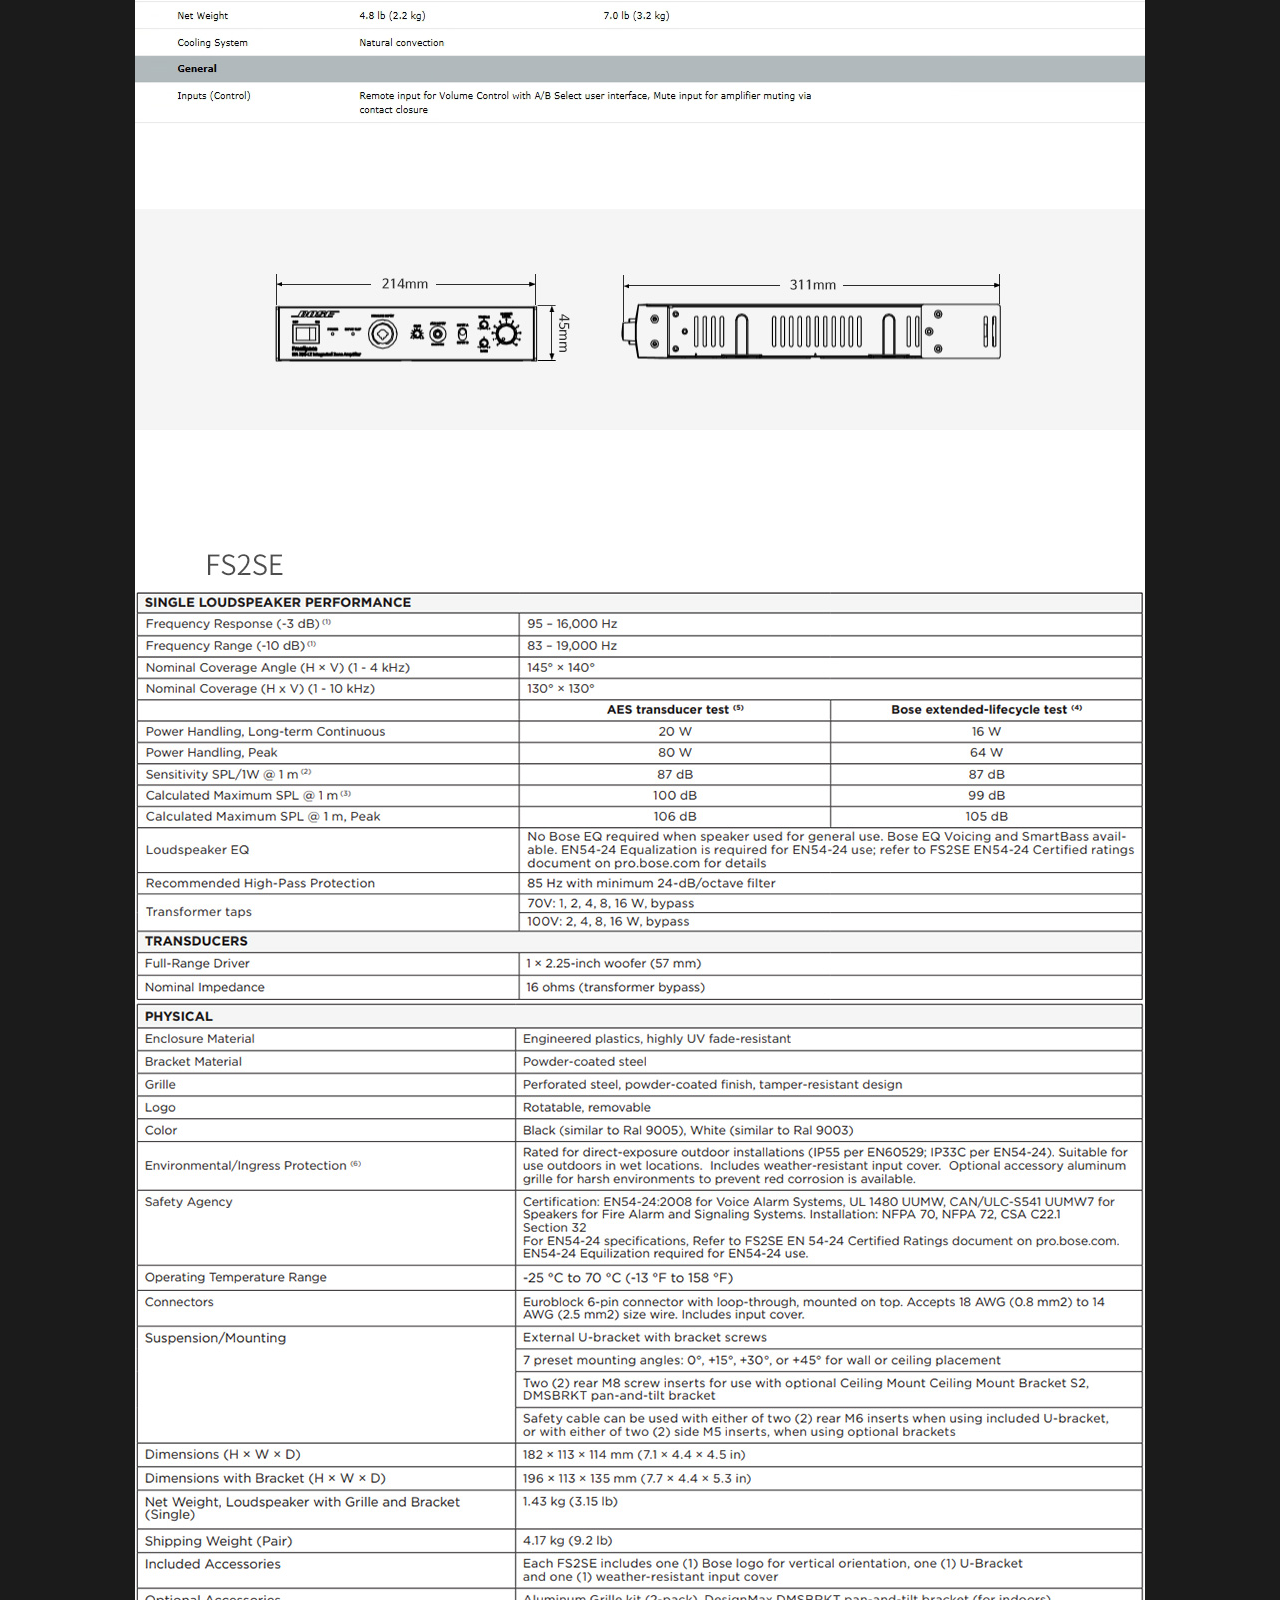
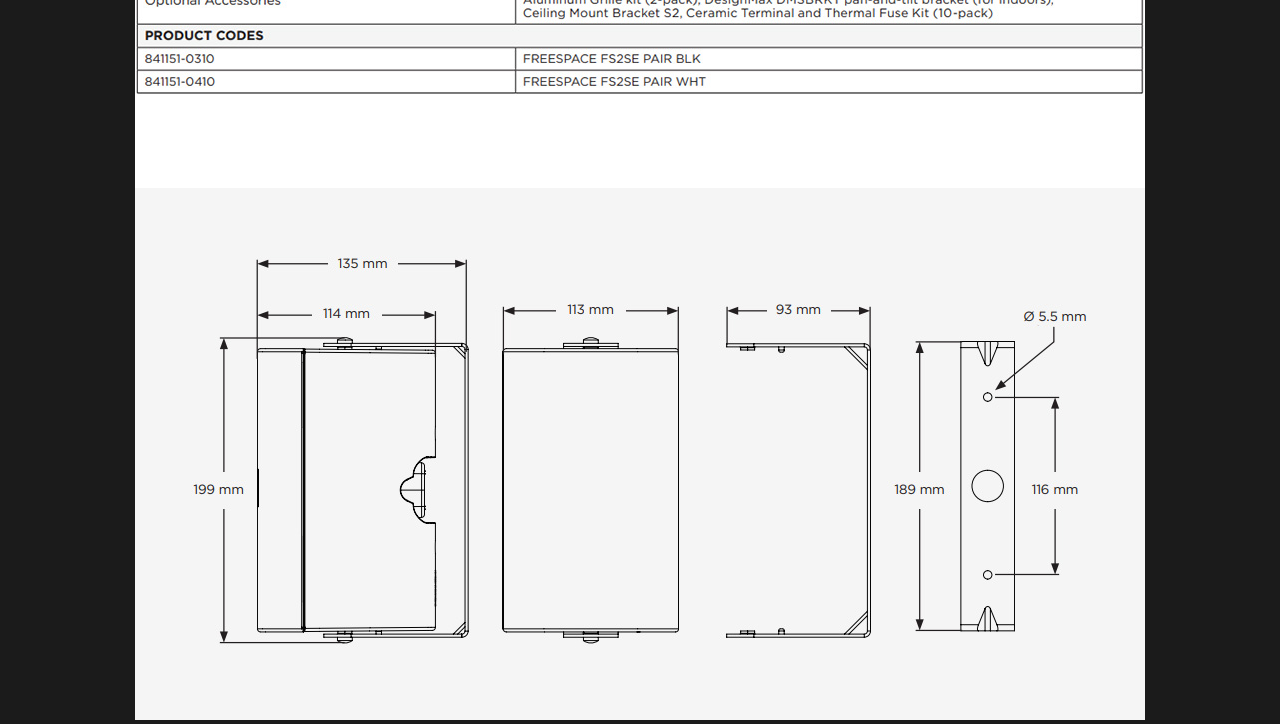
<file: bose.html>
<!DOCTYPE html>
<html lang="ko">
<head>
    <meta charset="UTF-8">
    <meta http-equiv="X-UA-Compatible" content="IE=edge">
    <meta name="viewport" content="width=device-width, initial-scale=1.0">
    <title>보스 상세페이지</title>
    <style>
        *{margin:0px; padding:0px;}
            body{background-color: rgb(27, 27, 27);}
            a{text-decoration: none; color: #fff;}

            .mockup{
                position: relative;
                    top: 100px;
                z-index: 999;
            }
            body img{
                position: relative;
                    left: 50%;
                transform: translate(-50%);
            }
            aside a{
                position: fixed;
                    right: 100px;
                    top: 800px;
    
                width: 80px;
                height: 80px;
                border-radius: 40px;
    
                font-size: 20px;
                line-height: 77px;
                text-align: center;
                background-color: #72123a;
    
                display: none;
                z-index: 1000;
                transition: 0.3s;
            }
            aside a:hover{
                color: #333;
                border-radius: 10px;
                background-color: #ccc;
            }
        </style>
    
        <!-- 제이쿼리 -->
        <script src="https://ajax.googleapis.com/ajax/libs/jquery/1.12.4/jquery.min.js"></script>
        <script>
            $(window).scroll(function(){
                
                let sPos = $(this).scrollTop();
    
                console.log(sPos);
    
                if(sPos >= 500){
                    $('aside a').fadeIn();
                }else{
                    $('aside a').fadeOut();
                }
            });
    
            $('aside a').click(function(){
                $('html,body').animate({scrollTop : 0}, 700);
                return false;
            });
        </script>
</head>
<body>
    <aside><a href="bose.html" title="상단 바로가기">Top</a></aside>
    <img src="./img/bose.jpg" alt="보스 상세페이지">
</body>
</html>
</file>
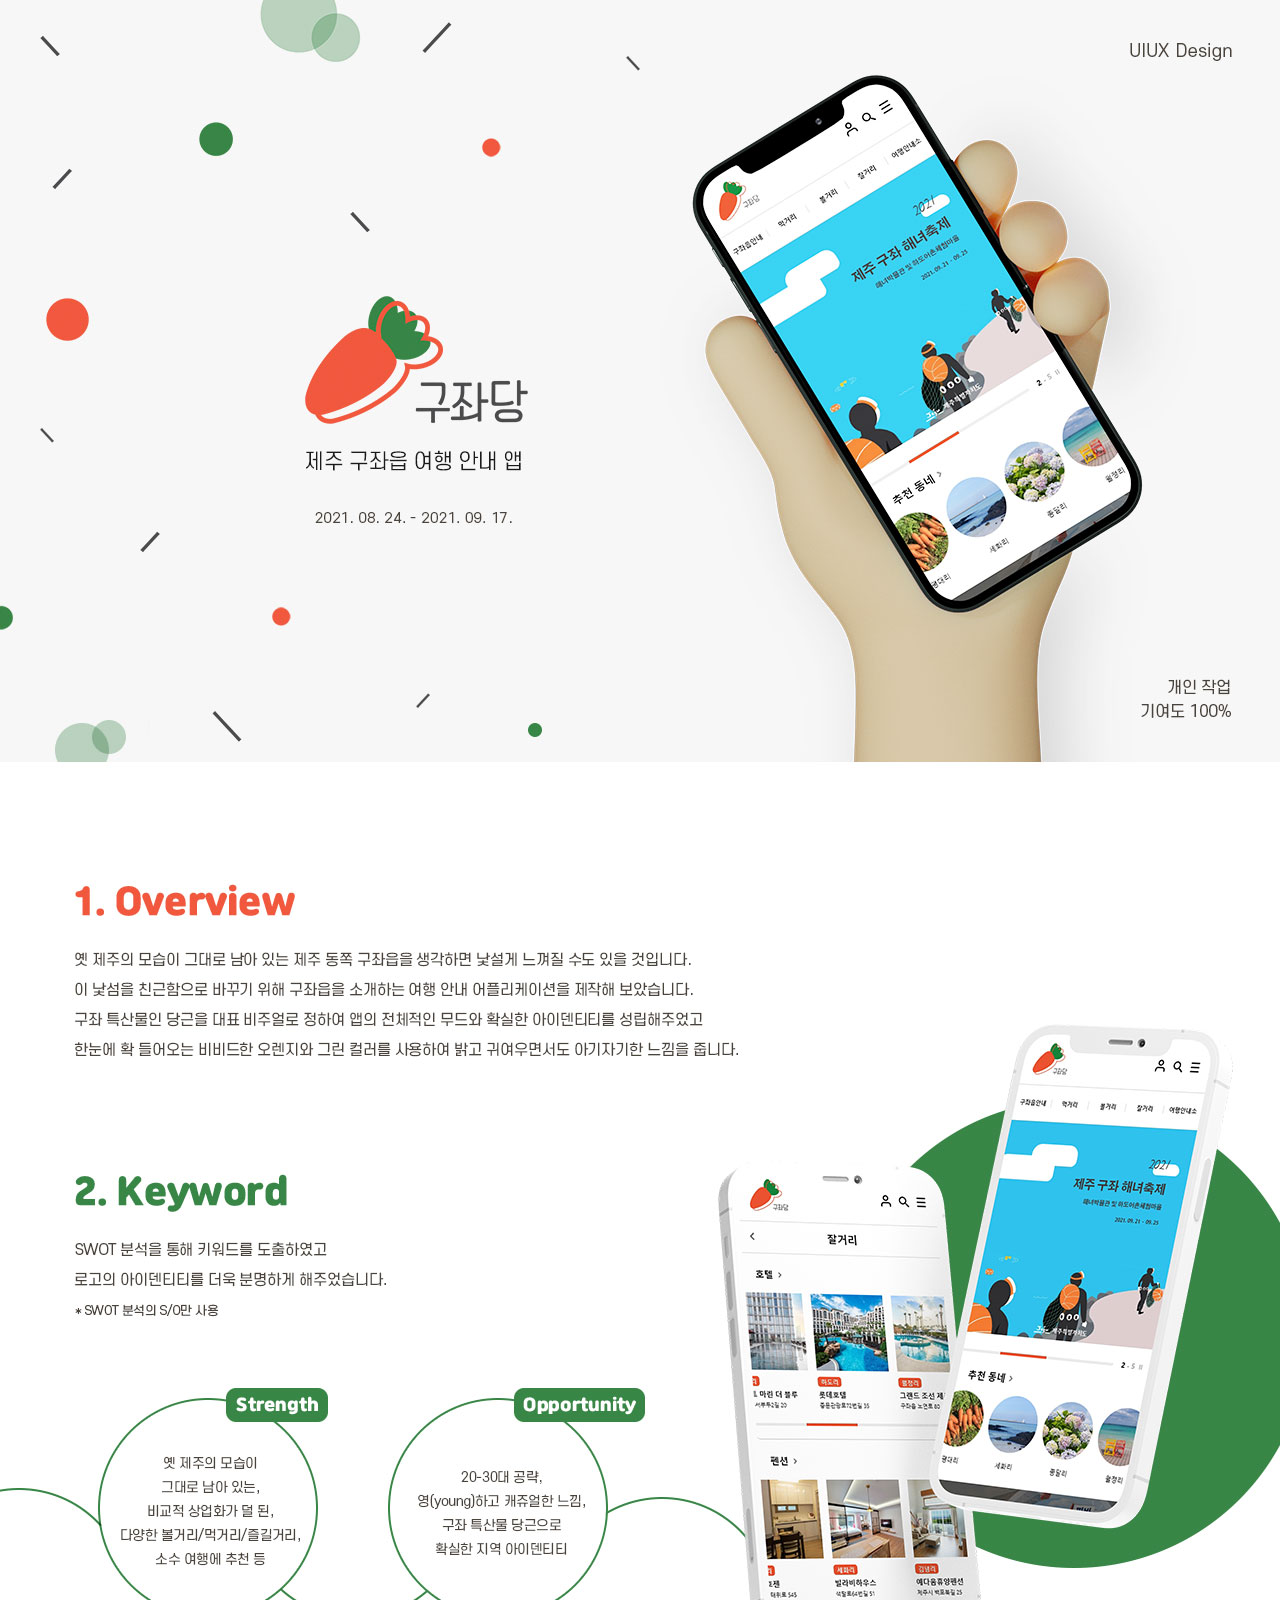
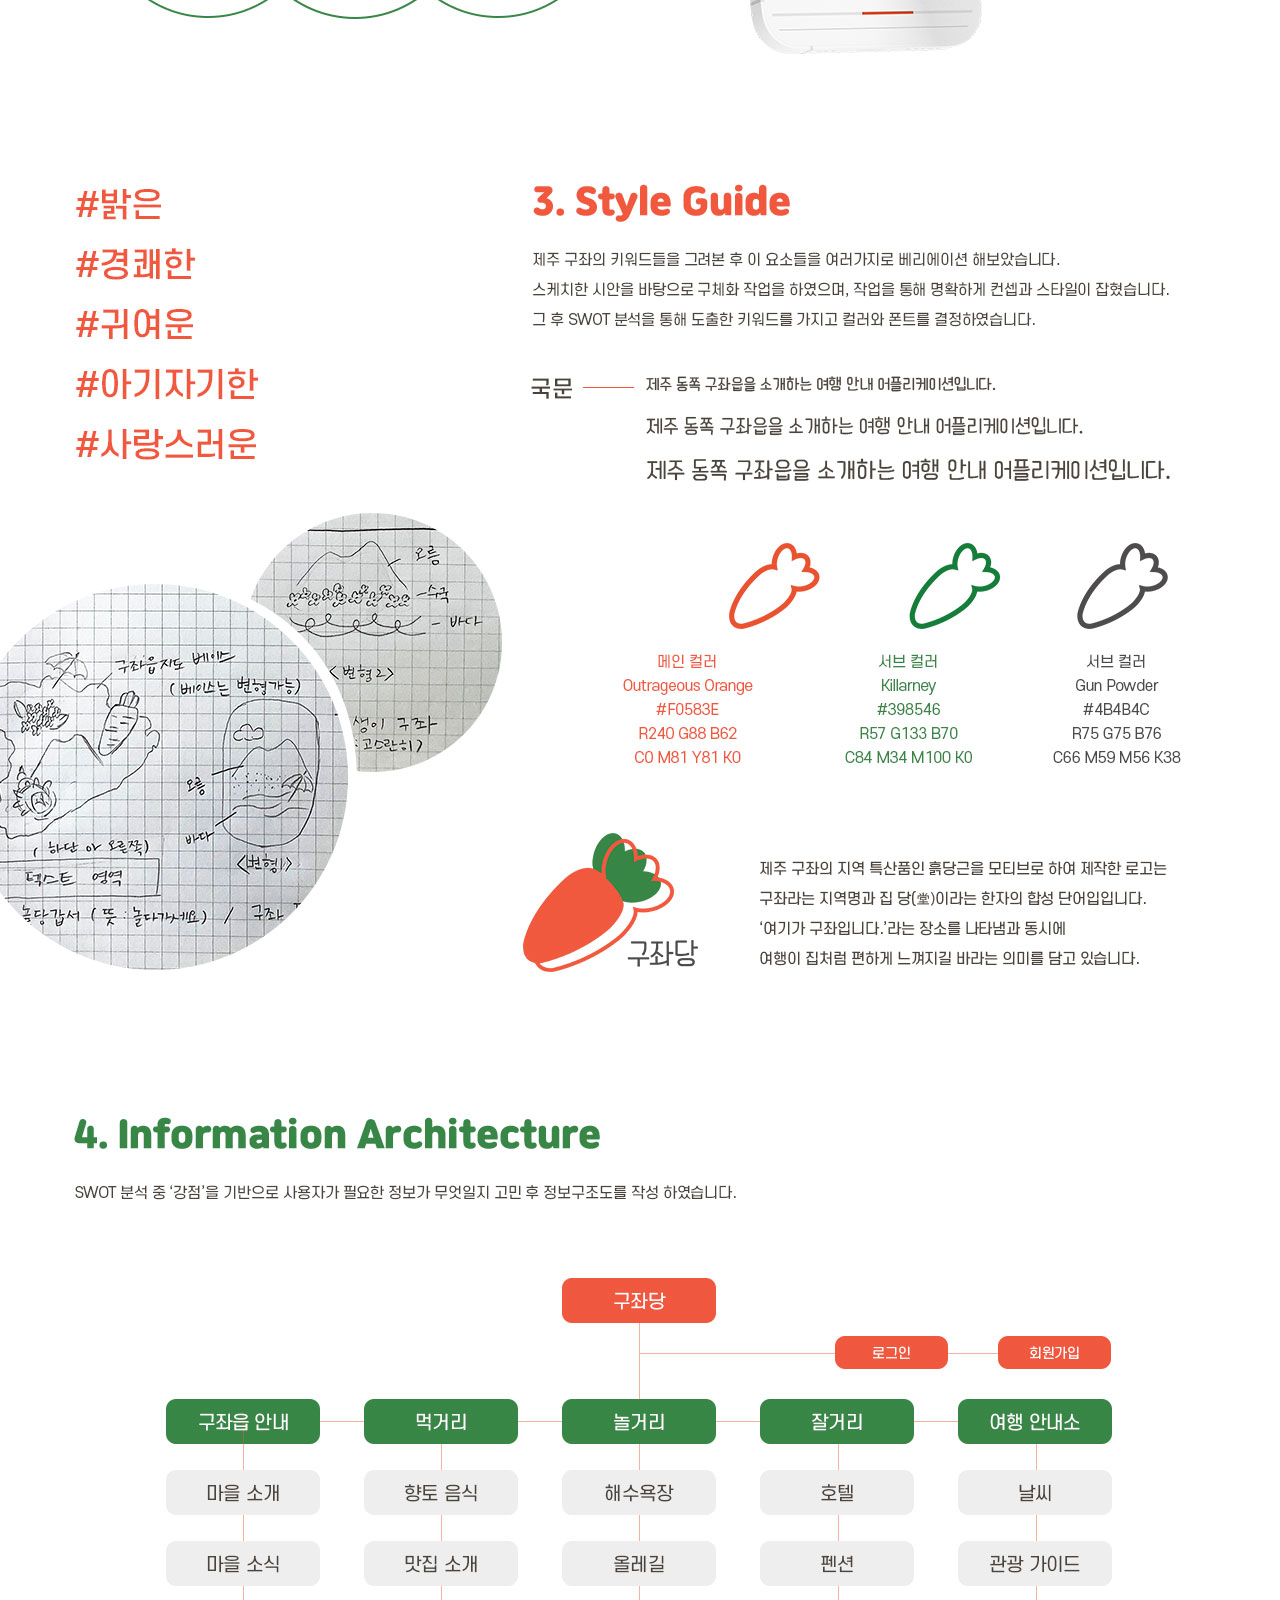
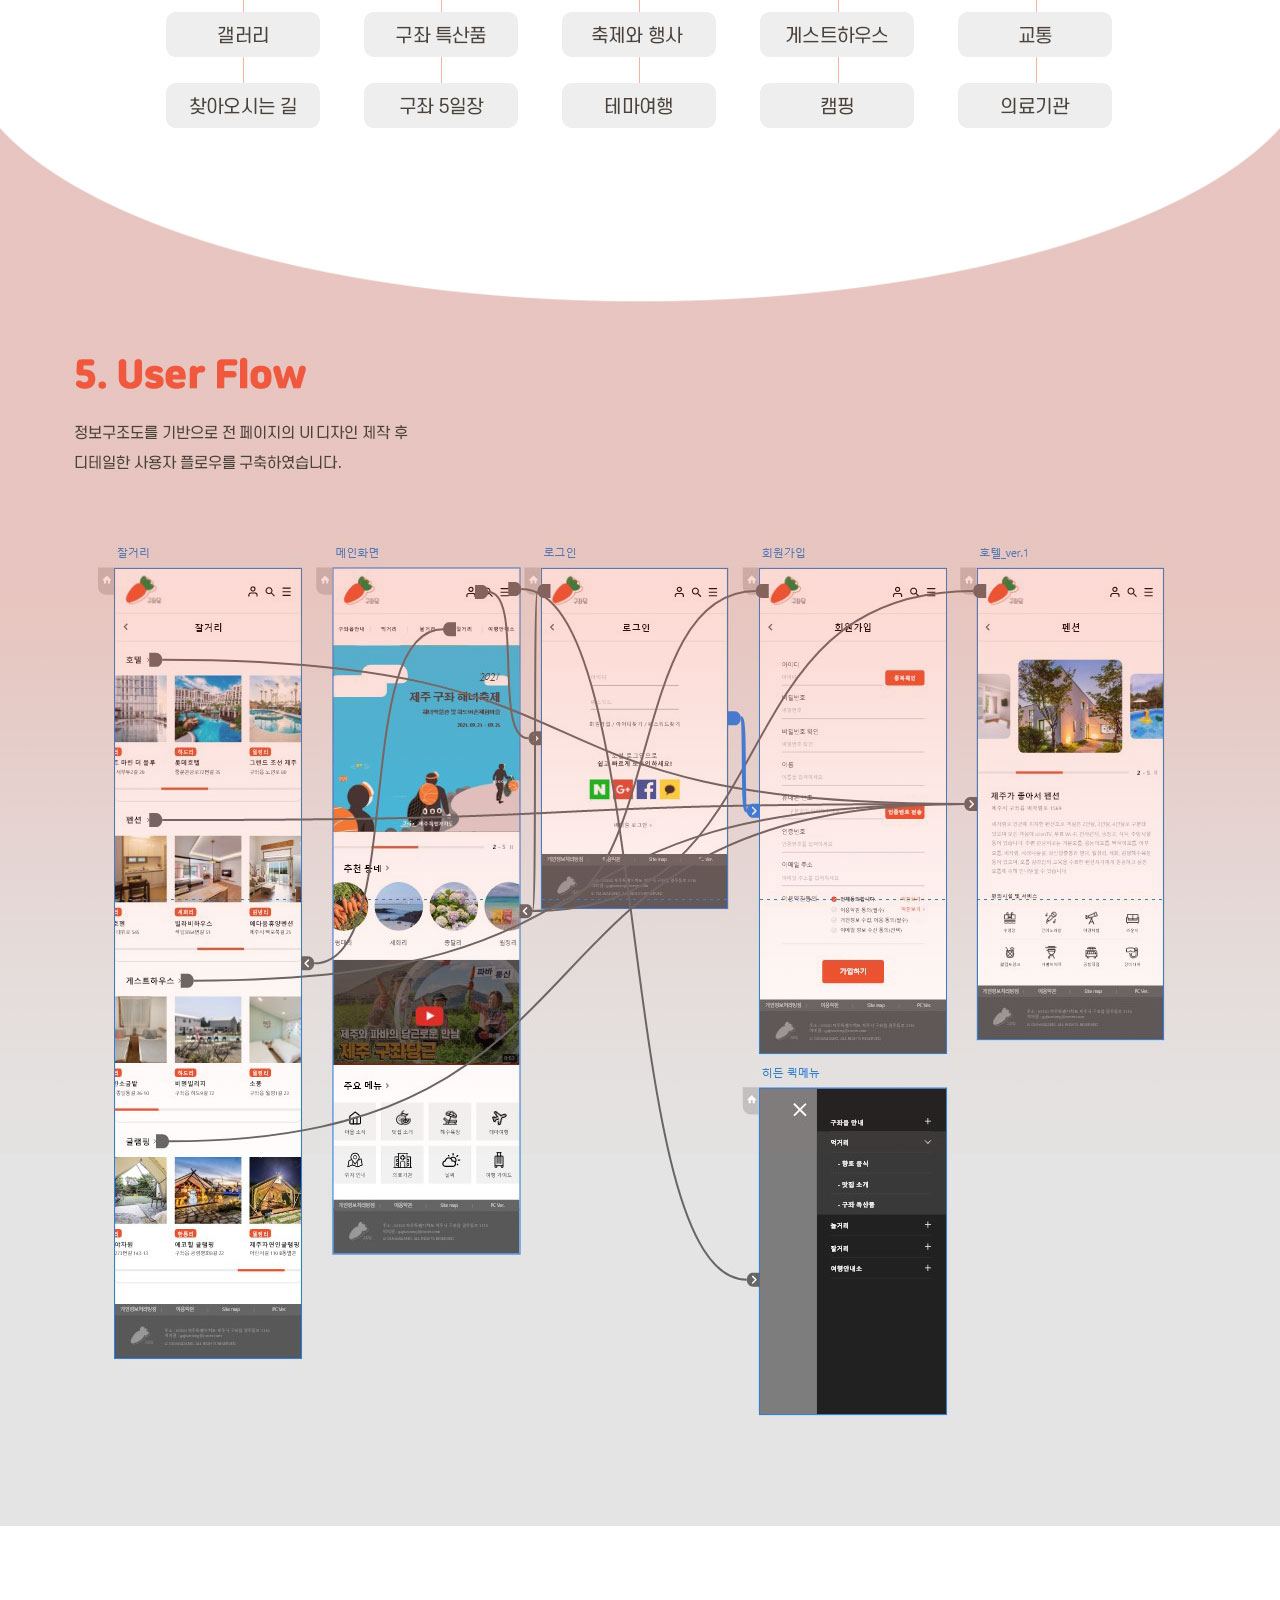
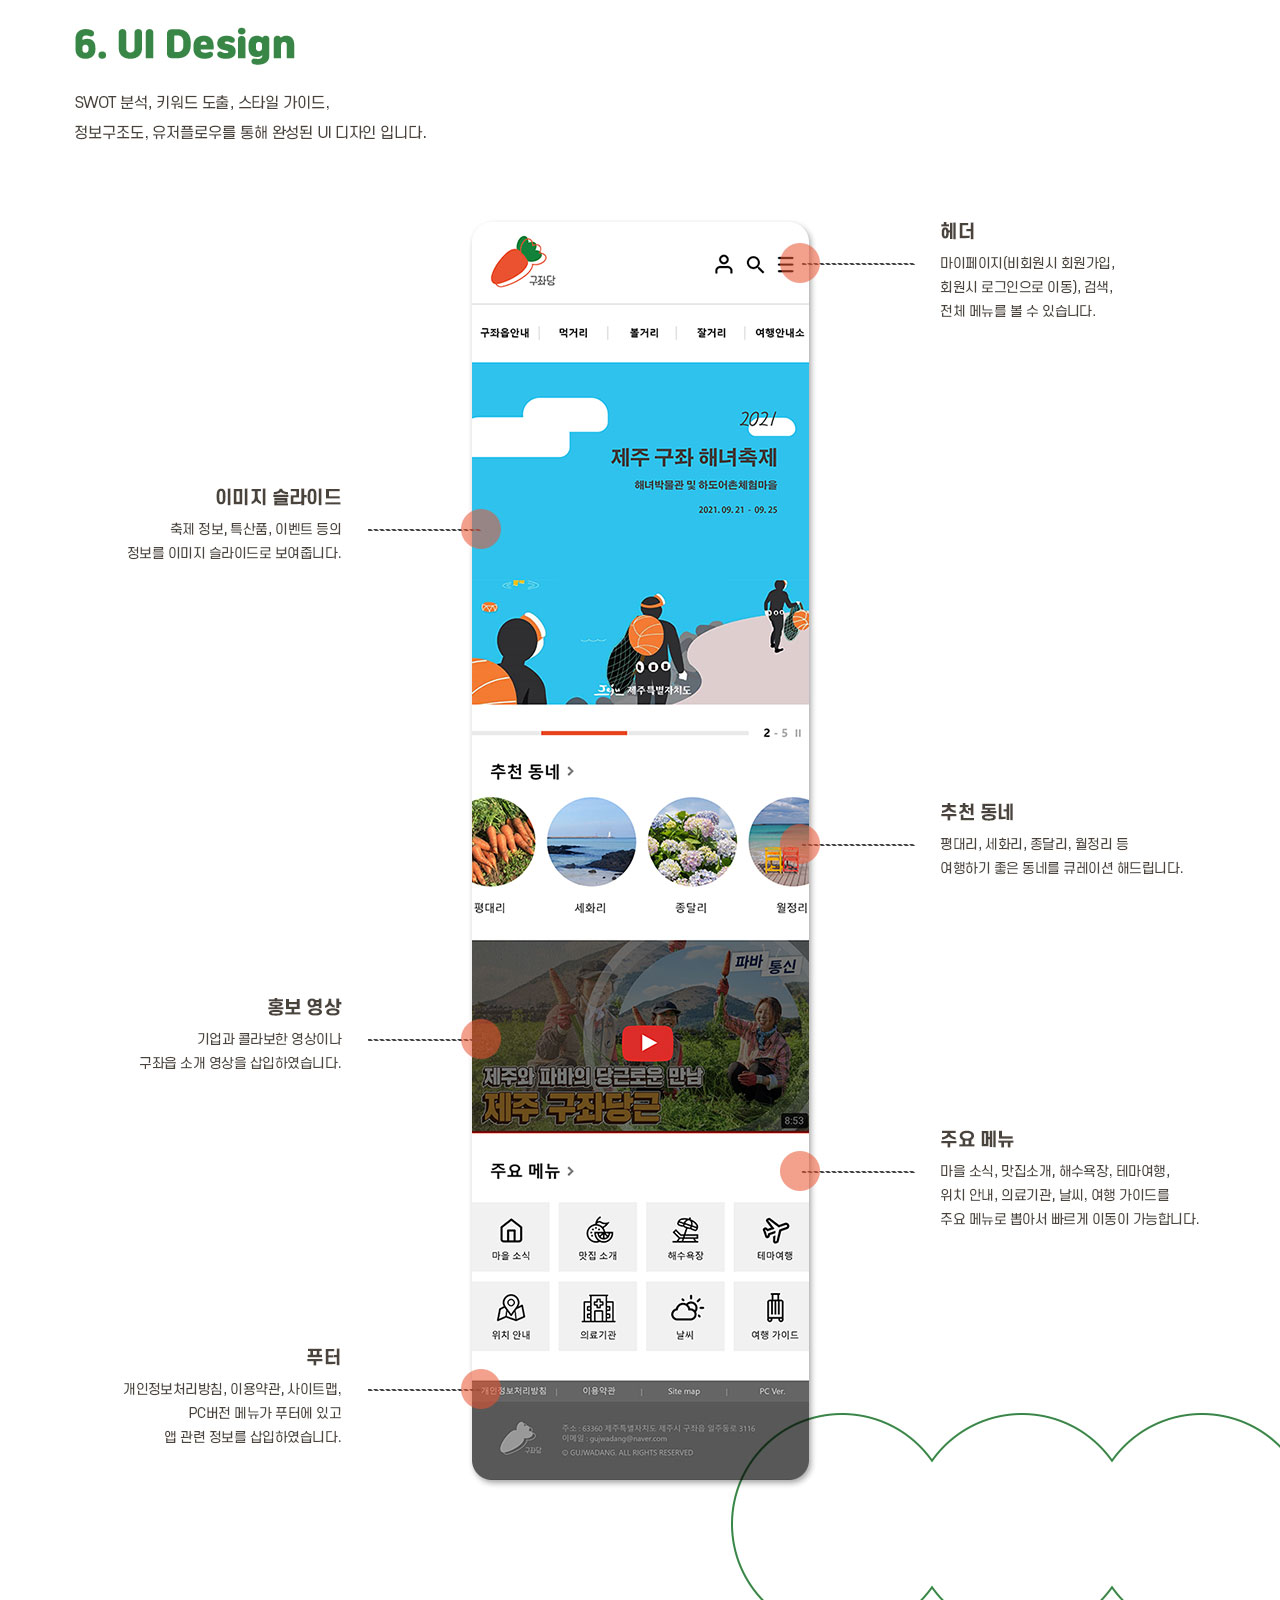
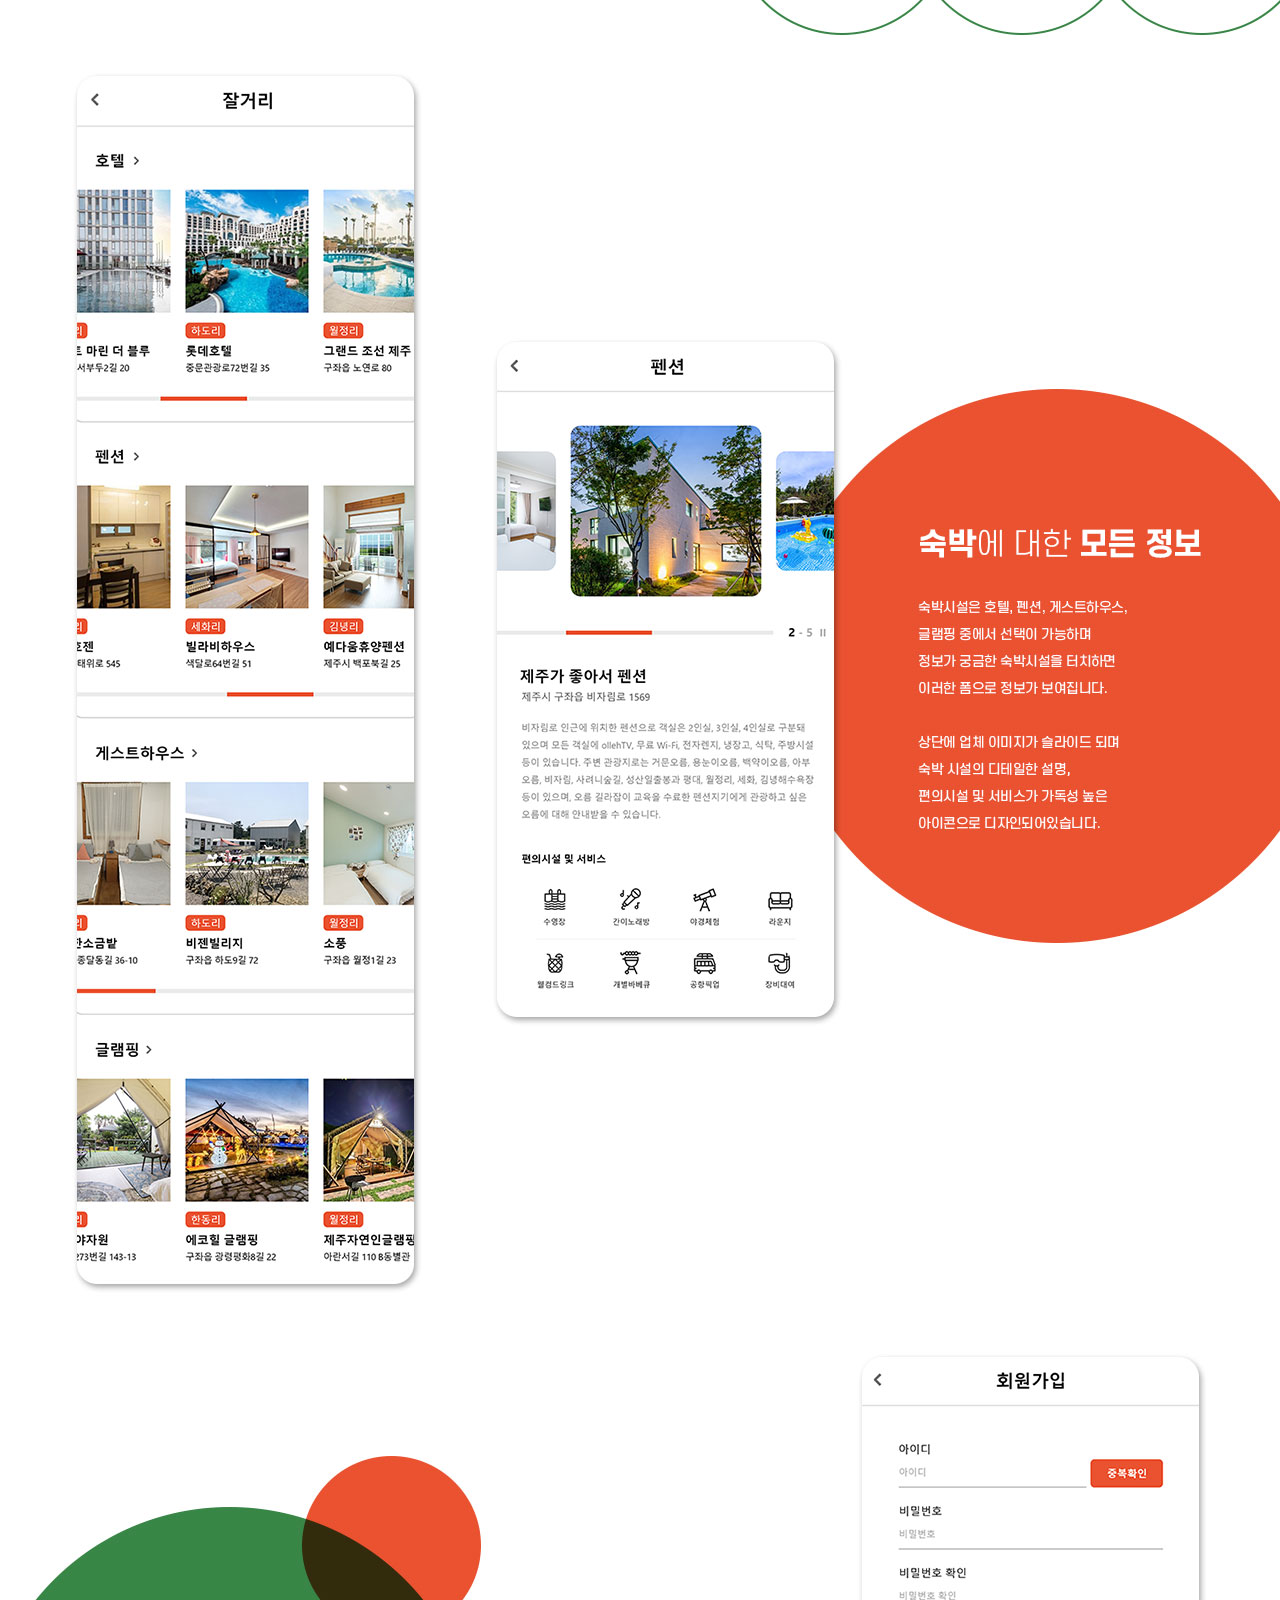
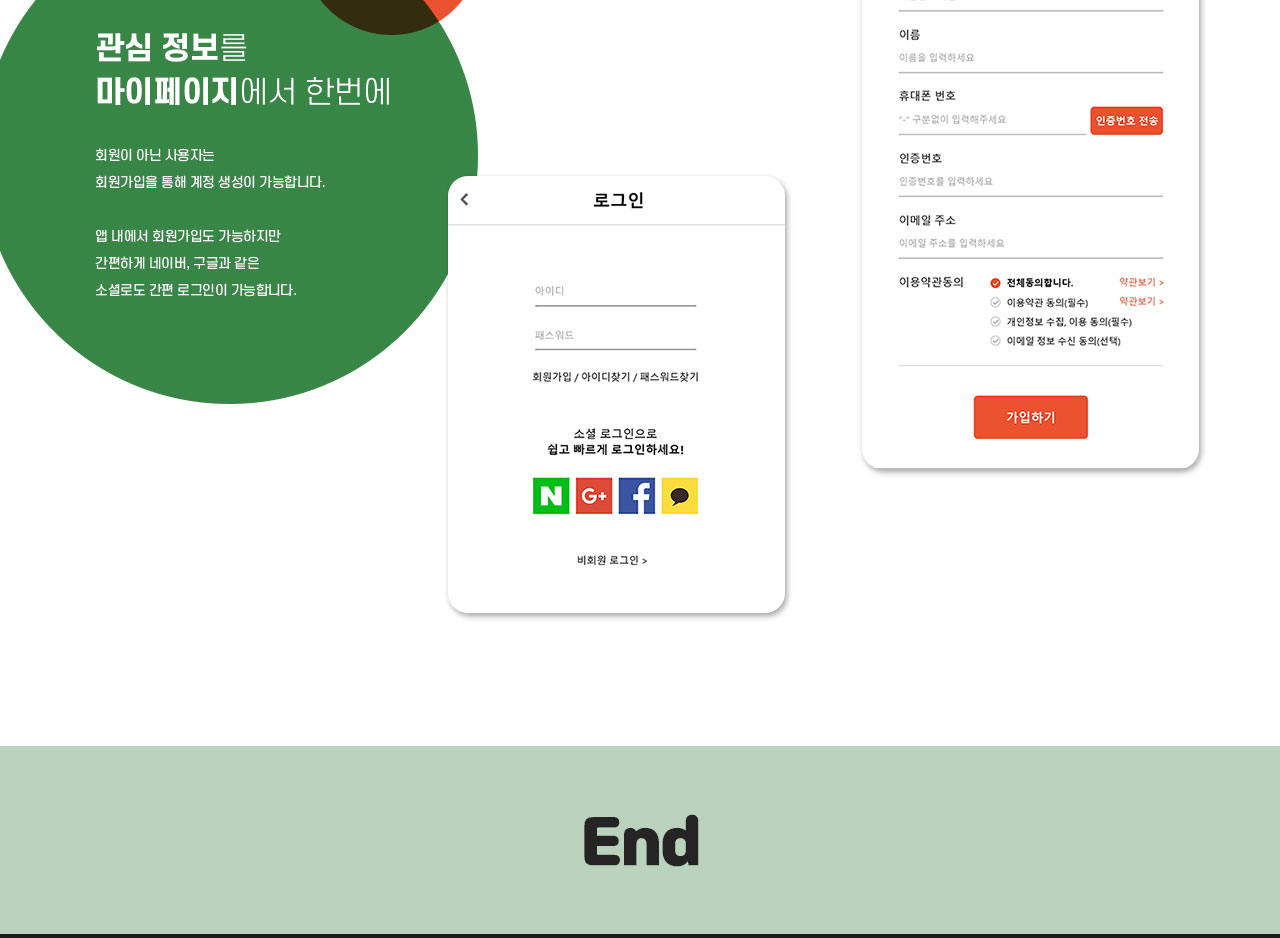
<file: jeju.html>
<!DOCTYPE html>
<html lang="ko">
<head>
    <meta charset="UTF-8">
    <meta http-equiv="X-UA-Compatible" content="IE=edge">
    <meta name="viewport" content="width=device-width, initial-scale=1.0">
    <title>구좌당 상세페이지</title>
    <style>
        *{margin:0px; padding:0px;}
            body{background-color: rgb(27, 27, 27);}
            a{text-decoration: none; color: #fff;}

            .mockup{
                position: relative;
                    top: 100px;
                z-index: 999;
            }
            body img{
                position: relative;
                    left: 50%;
                transform: translate(-50%);
            }
            aside a{
                position: fixed;
                    right: 100px;
                    top: 800px;
    
                width: 80px;
                height: 80px;
                border-radius: 40px;
    
                font-size: 20px;
                line-height: 77px;
                text-align: center;
                color: #fff;
                background-color: #ea5230;
    
                display: none;
                z-index: 1000;
                transition: 0.3s;
            }
            aside a:hover{
                border-radius: 10px;
                background-color: #388646;
            }
        </style>
    
        <!-- 제이쿼리 -->
        <script src="https://ajax.googleapis.com/ajax/libs/jquery/1.12.4/jquery.min.js"></script>
        <script>
            $(window).scroll(function(){
                
                let sPos = $(this).scrollTop();
    
                console.log(sPos);
    
                if(sPos >= 500){
                    $('aside a').fadeIn();
                }else{
                    $('aside a').fadeOut();
                }
            });
    
            $('aside a').click(function(){
                $('html,body').animate({scrollTop : 0}, 700);
                return false;
            });
        </script>
</head>
<body>
    <aside><a href="jeju.html" title="상단 바로가기">Top</a></aside>
    <!-- <img src="./img/kim.gif" alt="바르다김선생 목업" class="mockup"> -->
    <img src="./img/jeju_detail.jpg" alt="구좌당 상세페이지">
</body>
</html>
</file>
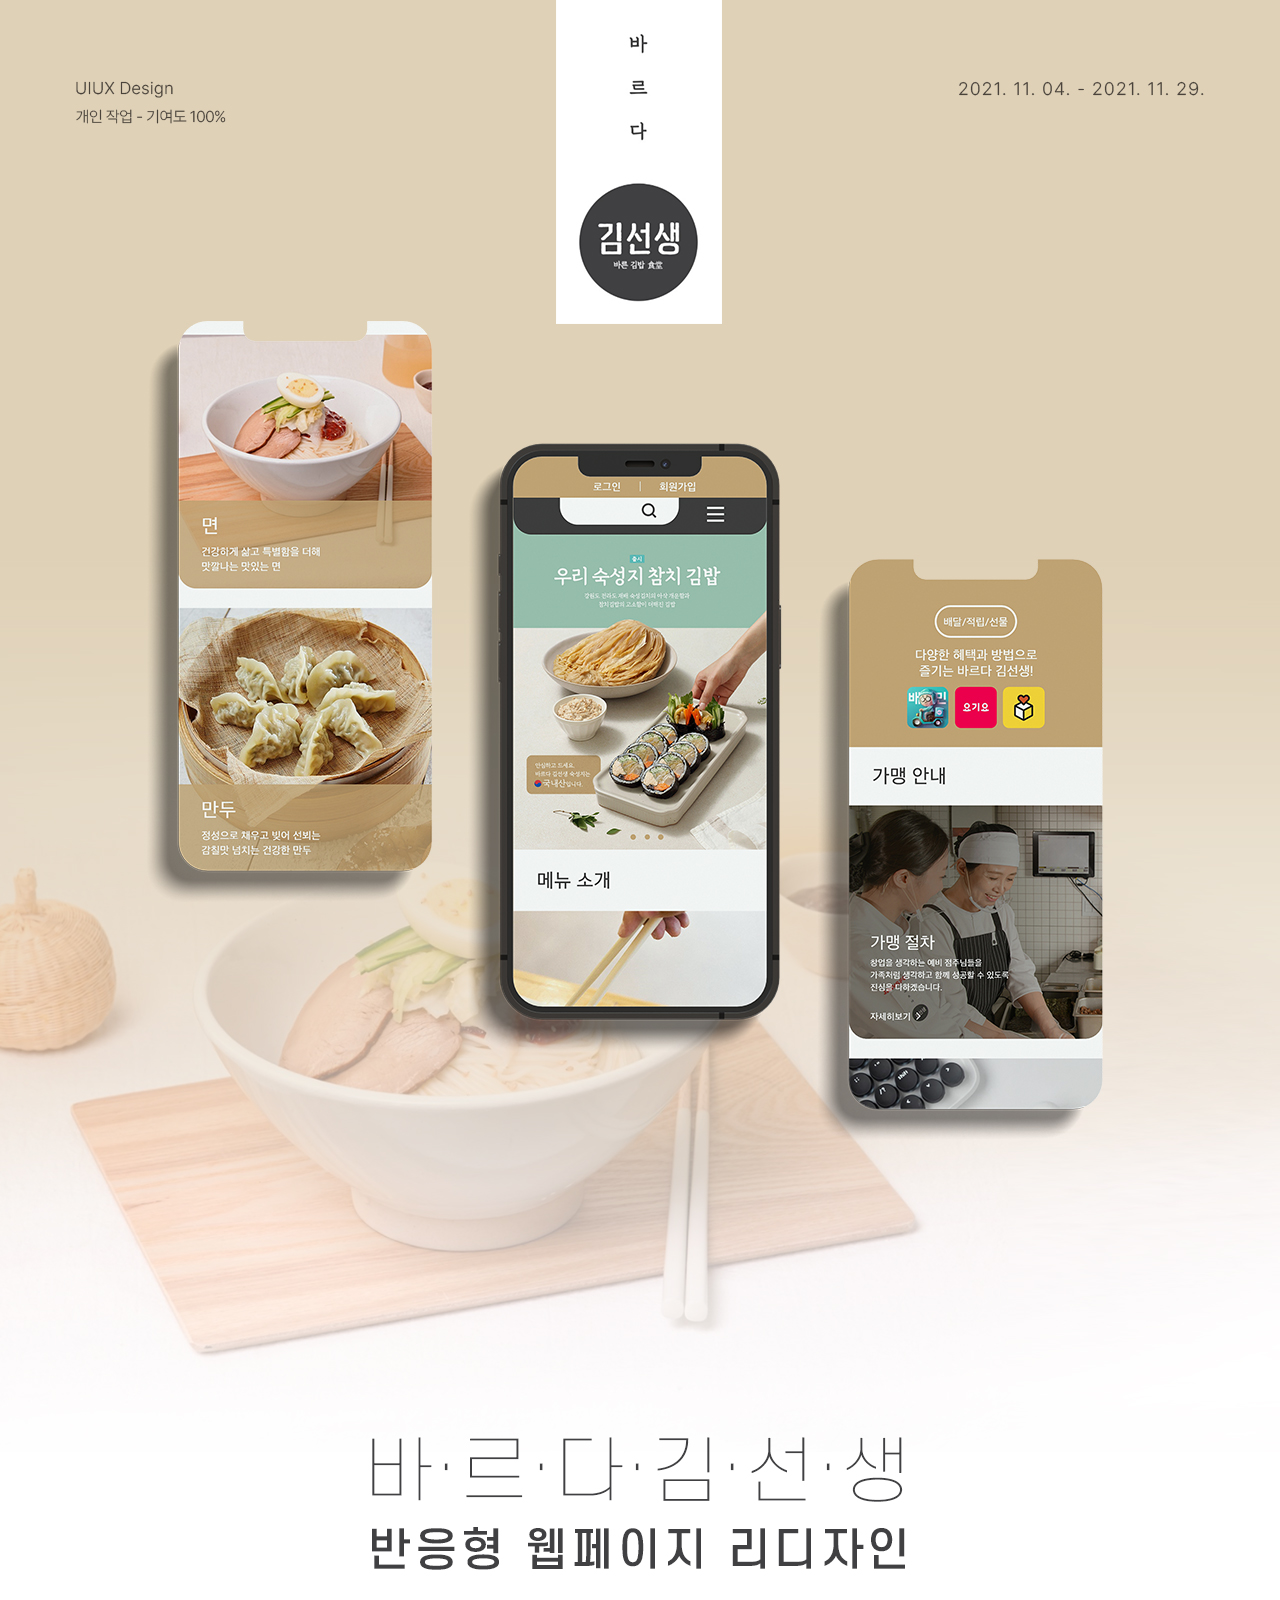
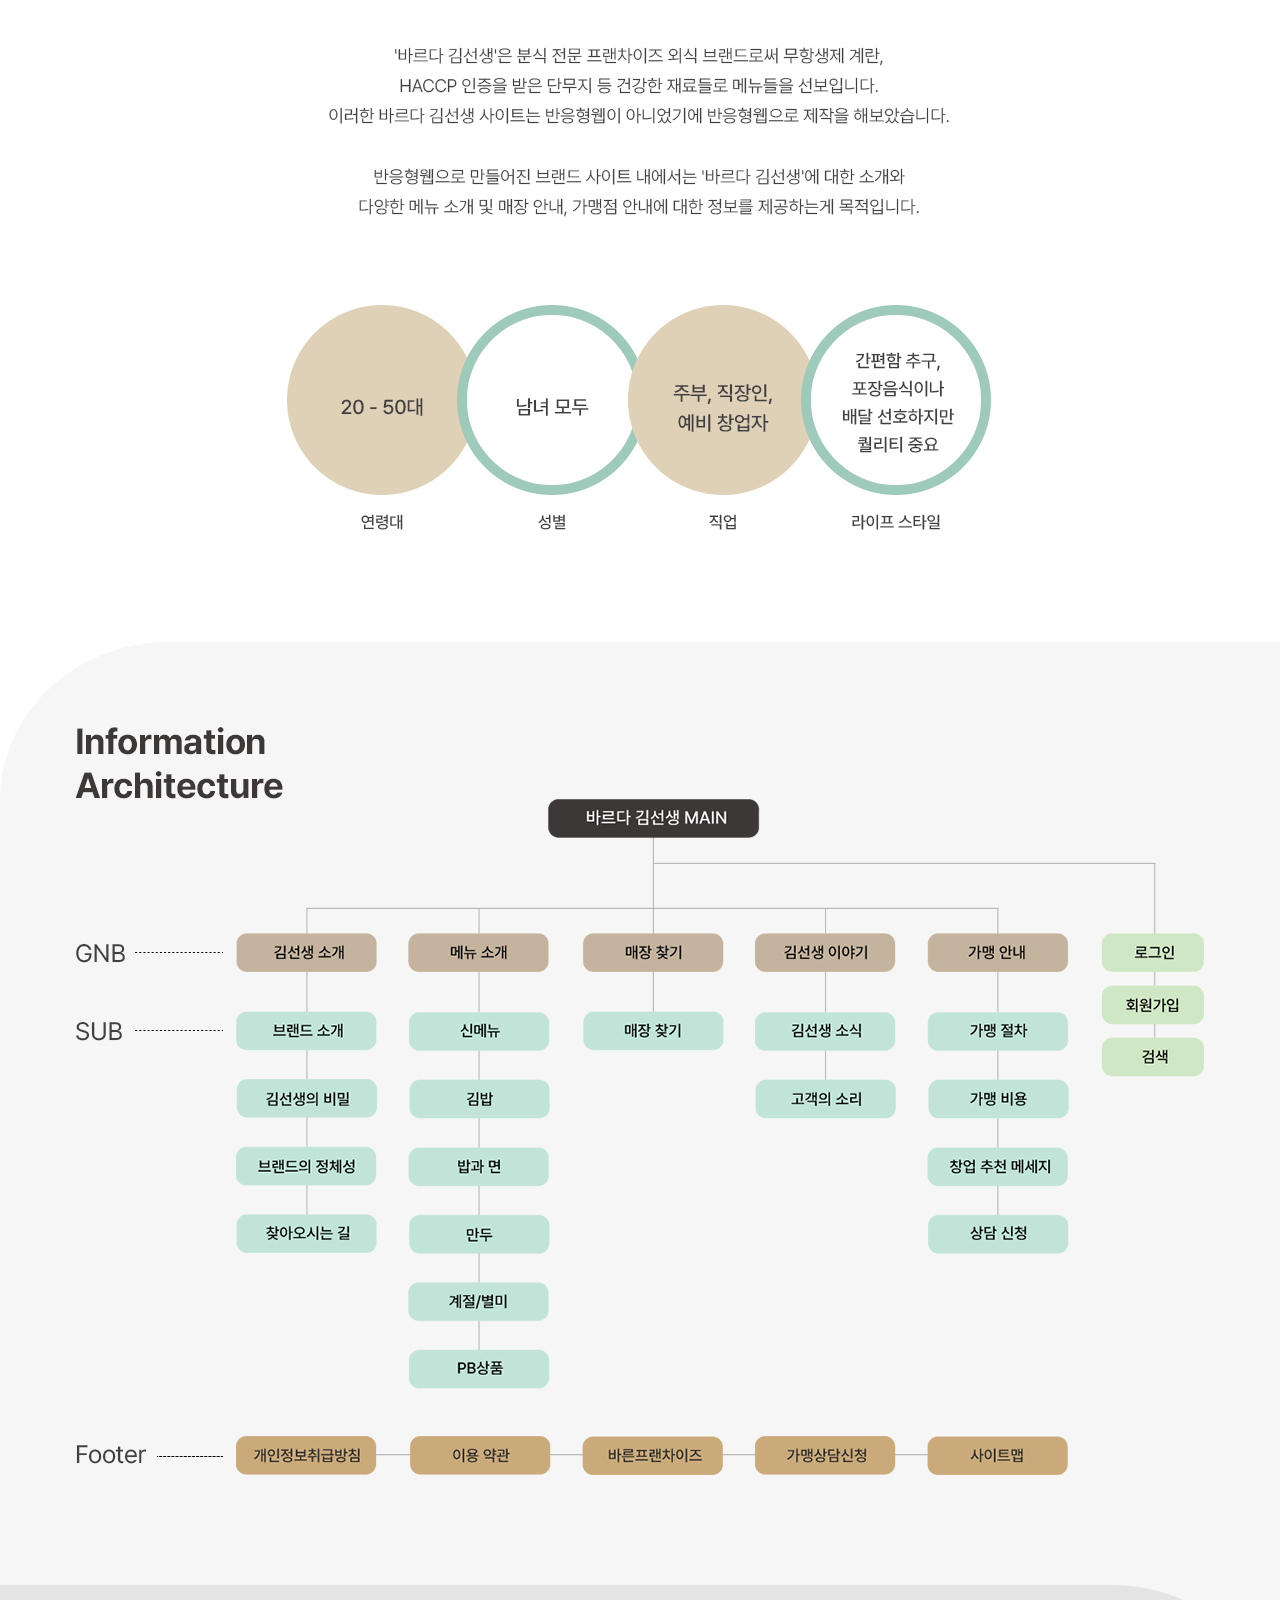
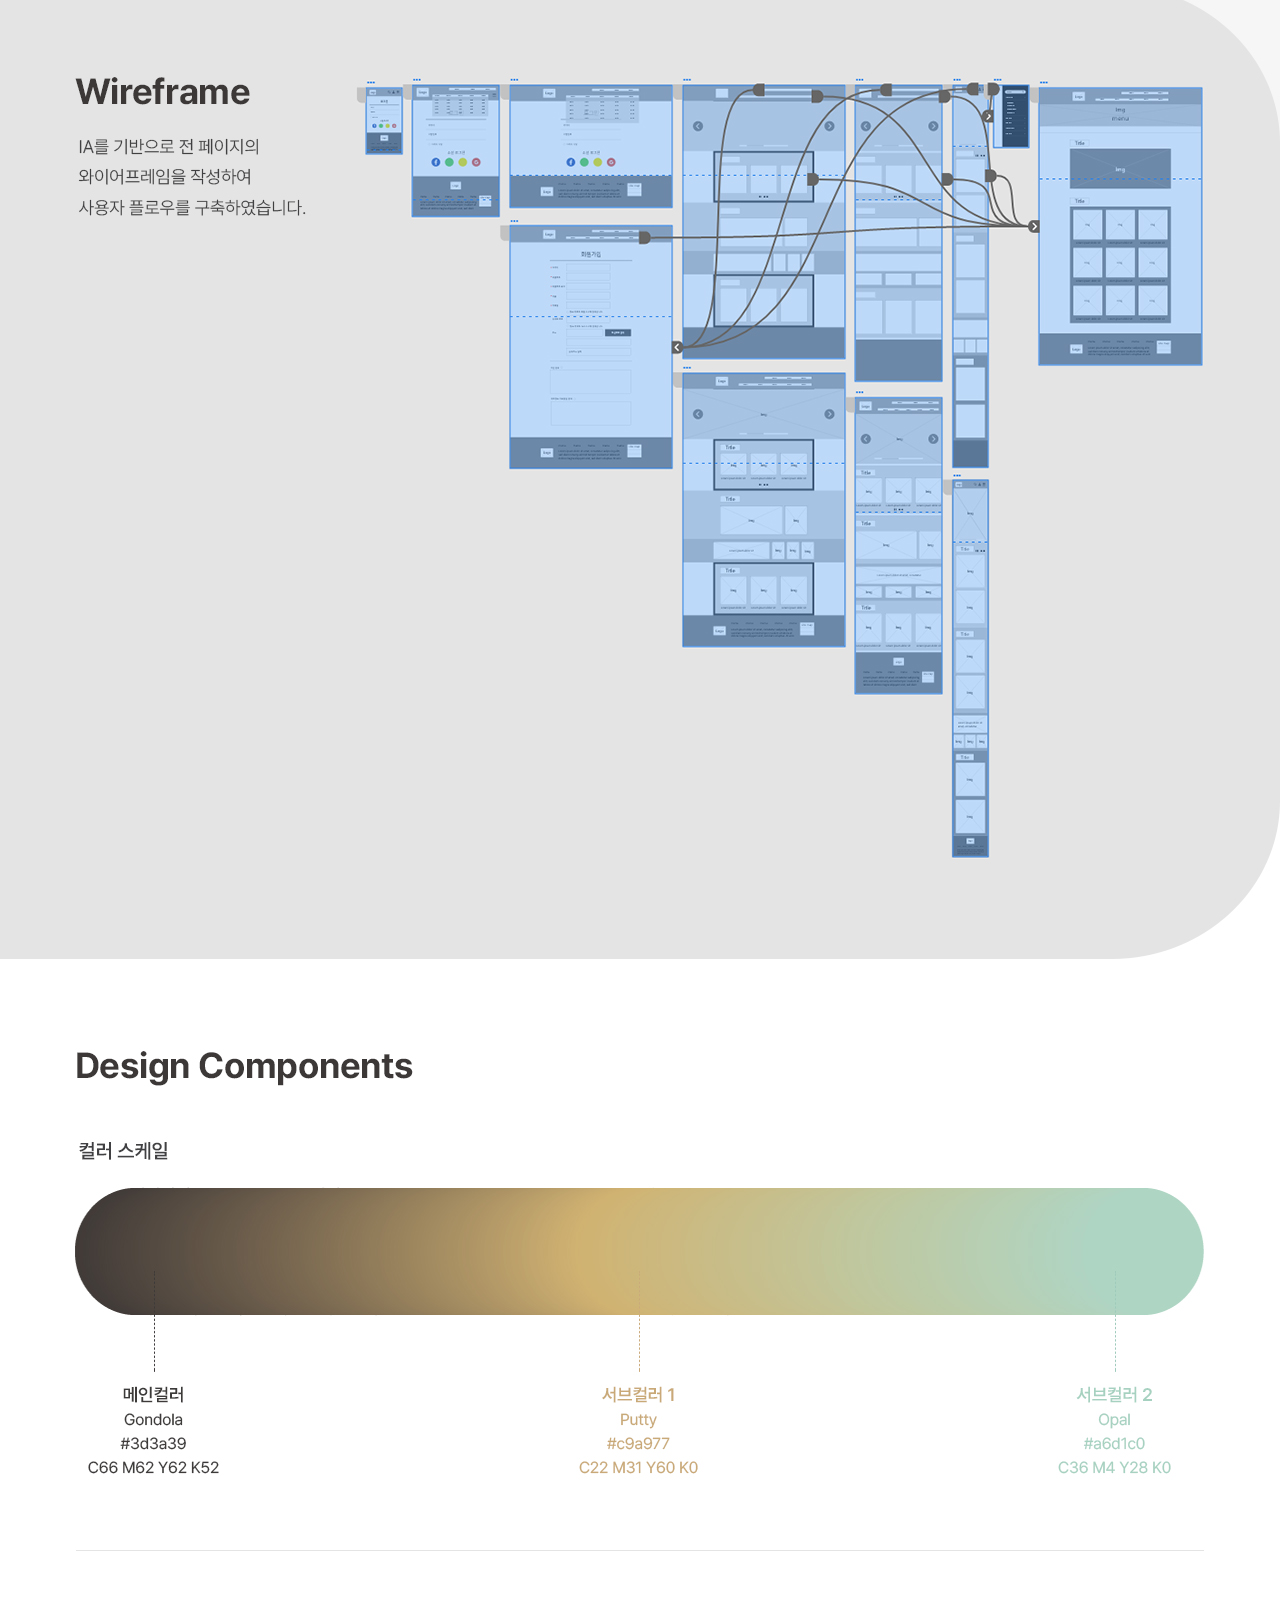
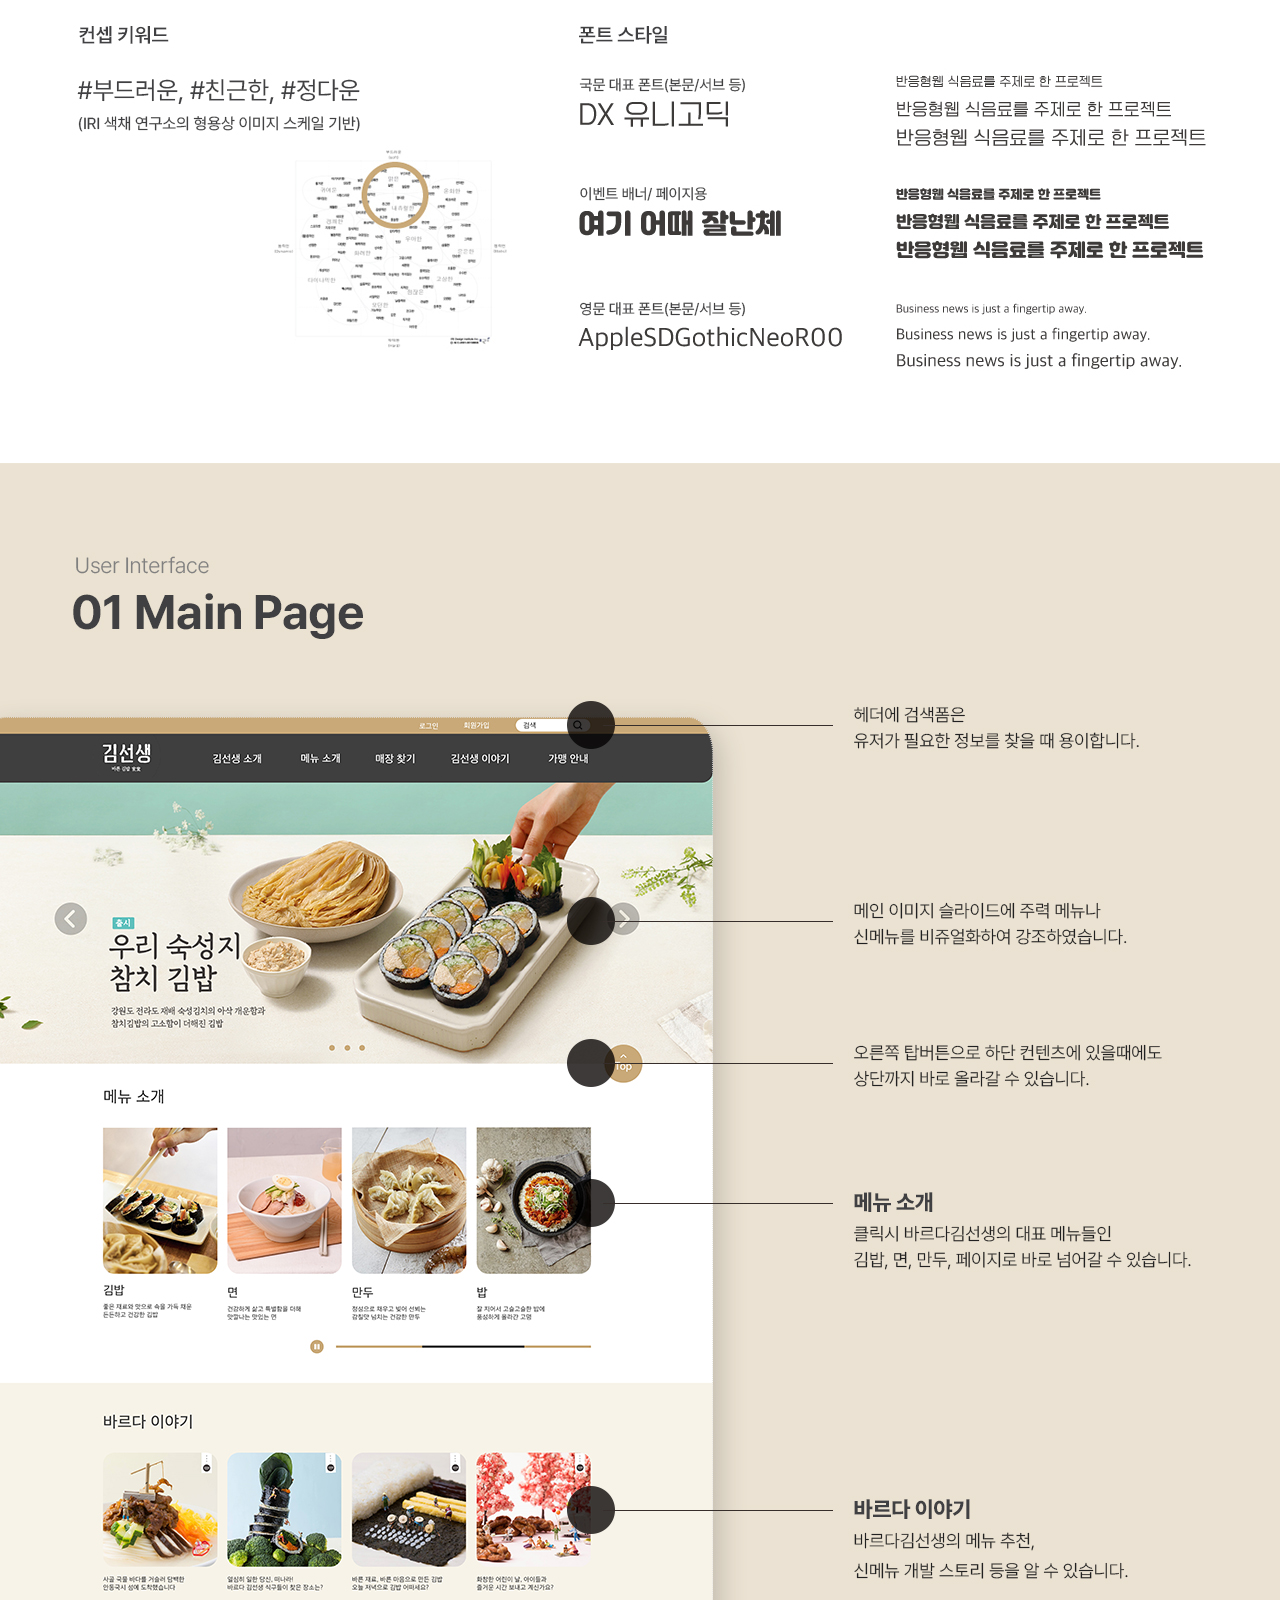
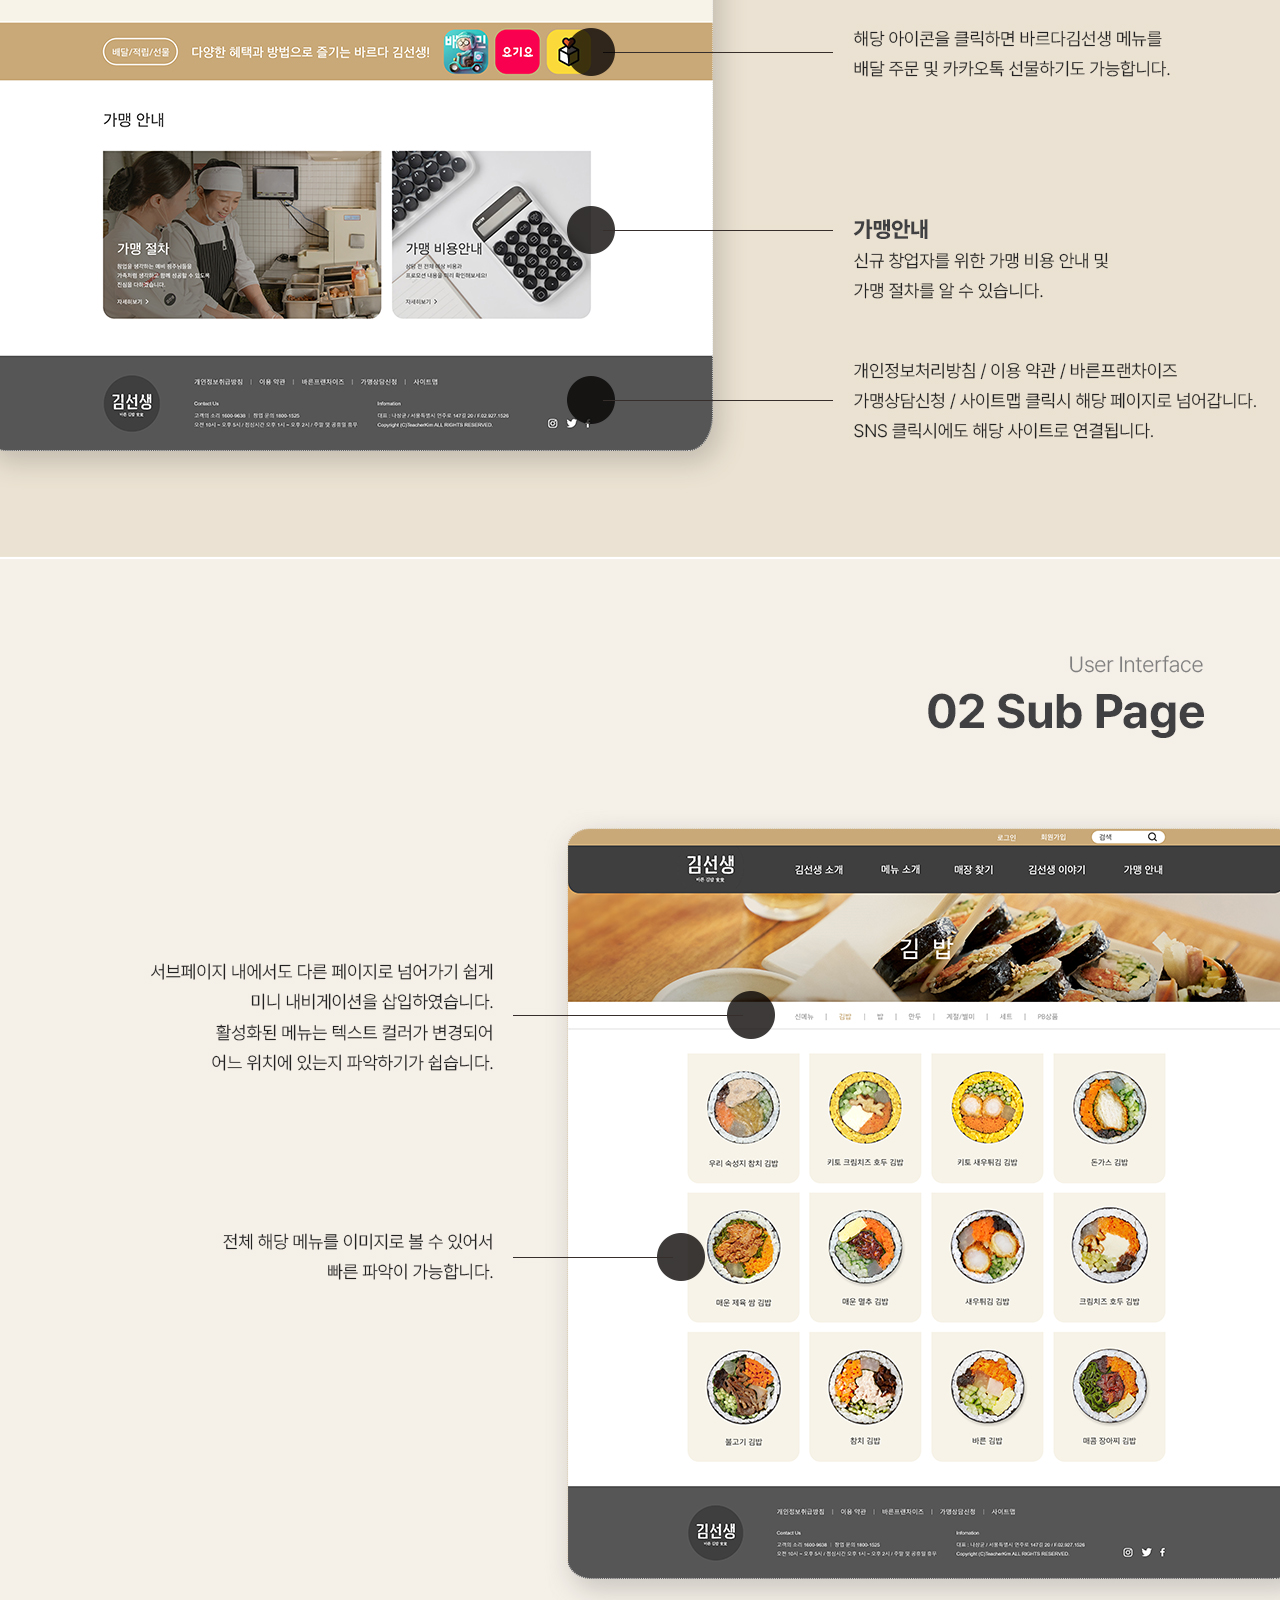
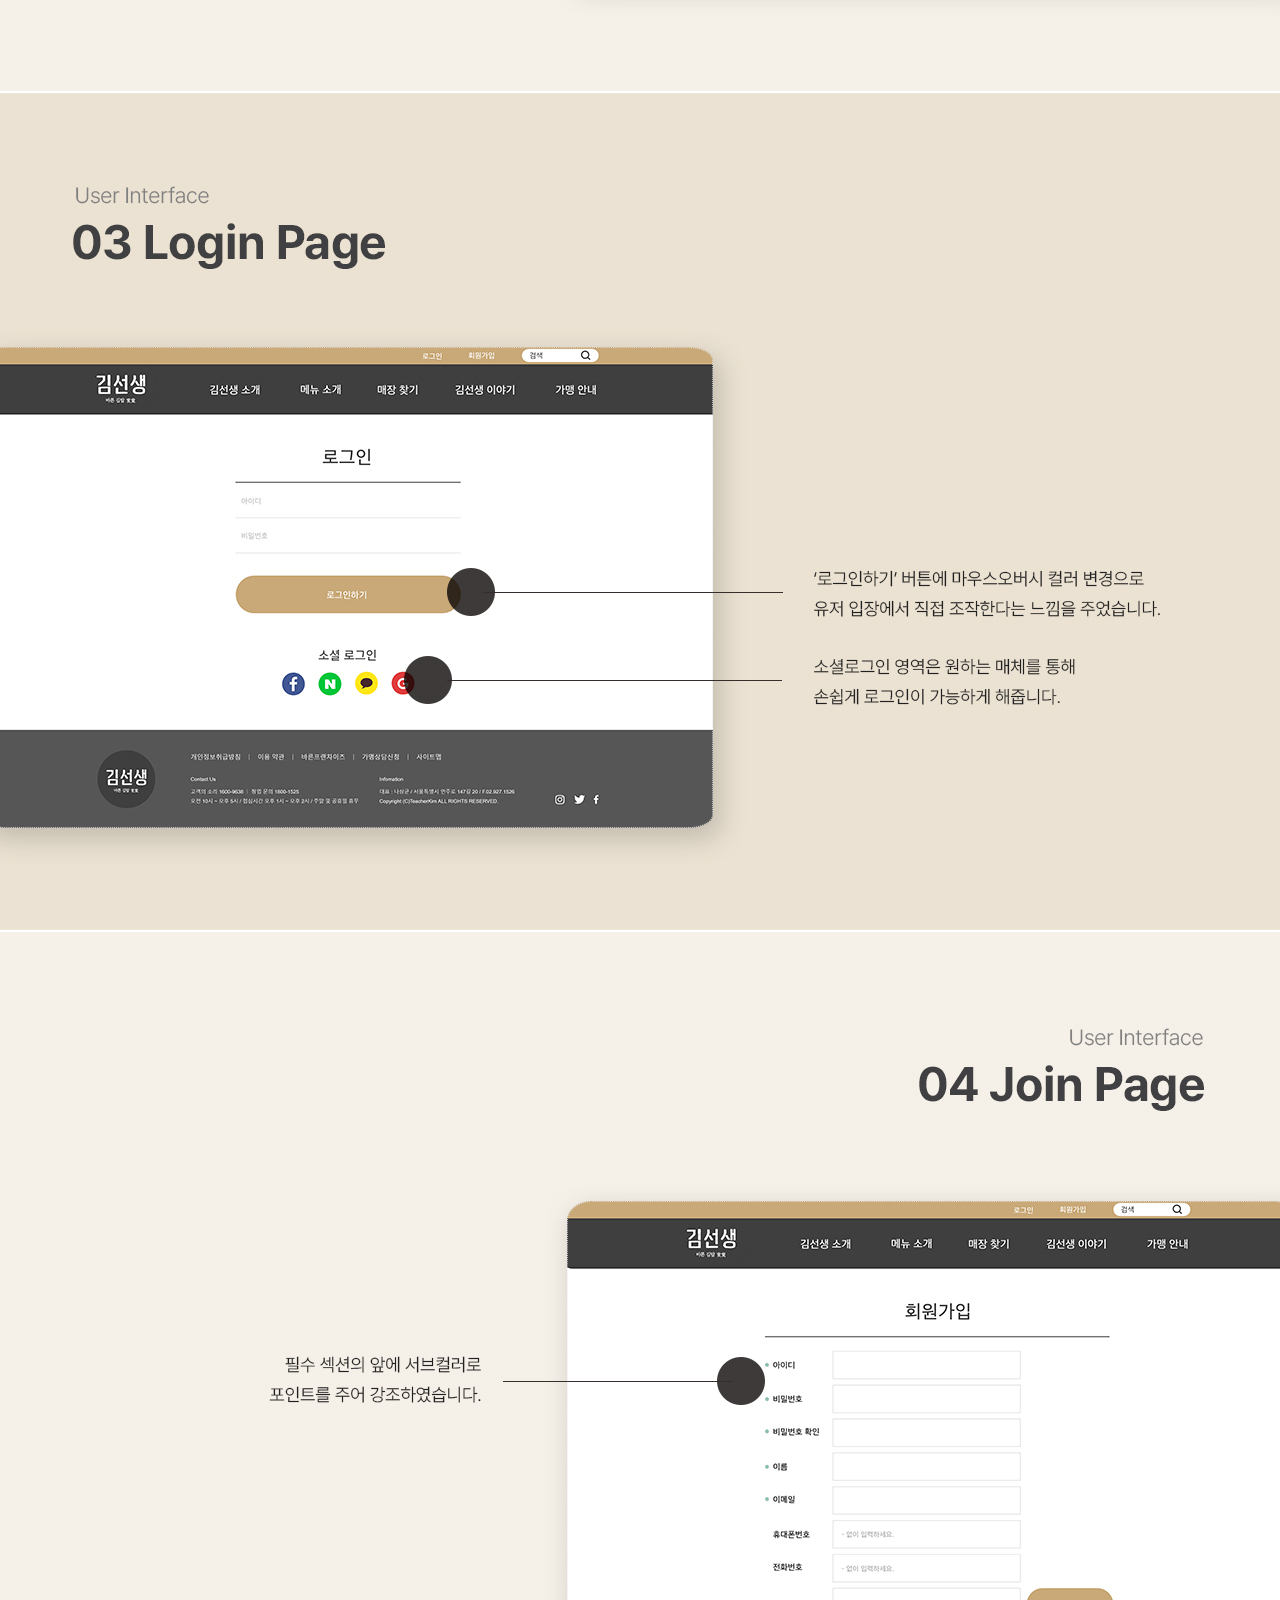
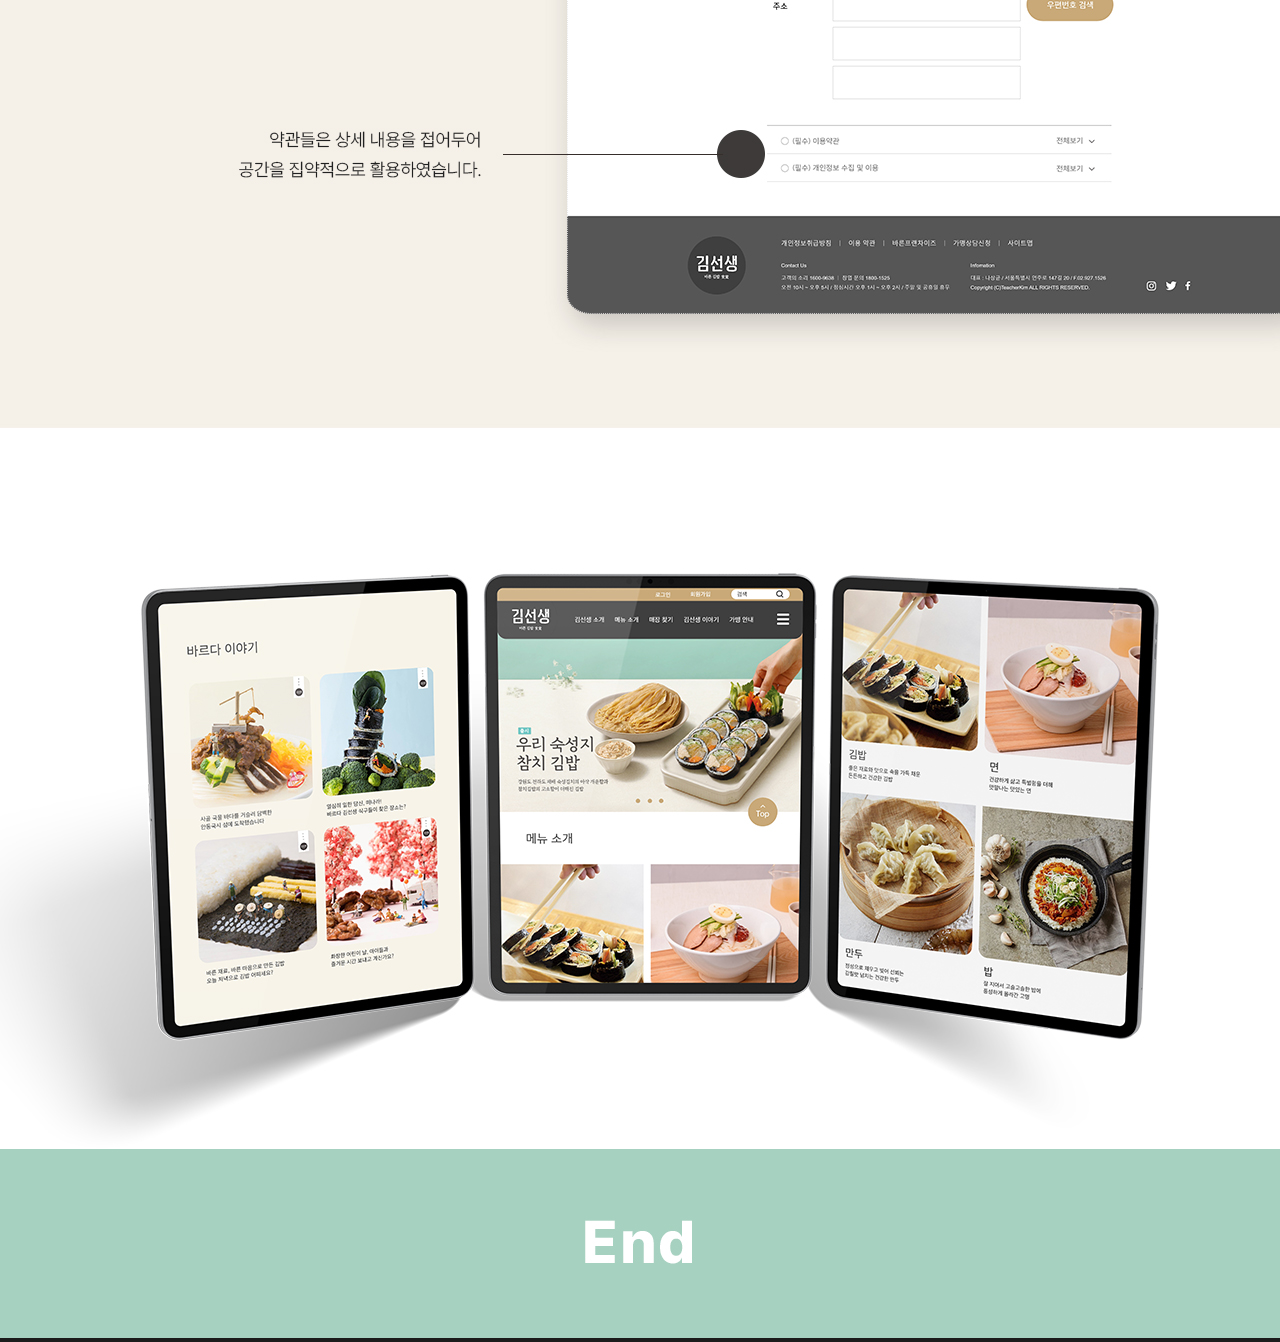
<file: kim.html>
<!DOCTYPE html>
<html lang="ko">
<head>
    <meta charset="UTF-8">
    <meta http-equiv="X-UA-Compatible" content="IE=edge">
    <meta name="viewport" content="width=device-width, initial-scale=1.0">
    <title>바르다김선생 상세페이지</title>
    <style>
        *{margin:0px; padding:0px;}
            body{background-color: rgb(27, 27, 27);}
            a{text-decoration: none; color: #fff;}

            .mockup{
                position: relative;
                    top: 100px;
                z-index: 999;
            }
            body img{
                position: relative;
                    left: 50%;
                transform: translate(-50%);
            }
            aside a{
                position: fixed;
                    right: 100px;
                    top: 800px;
    
                width: 80px;
                height: 80px;
                border-radius: 40px;
    
                font-size: 20px;
                line-height: 77px;
                text-align: center;
                color: #3d3a39;
                background-color: #a6d1c0;
    
                display: none;
                z-index: 1000;
                transition: 0.3s;
            }
            aside a:hover{
                border-radius: 10px;
                color: #fff;
                background-color: #3d3a39;
            }
        </style>
    
        <!-- 제이쿼리 -->
        <script src="https://ajax.googleapis.com/ajax/libs/jquery/1.12.4/jquery.min.js"></script>
        <script>
            $(window).scroll(function(){
                
                let sPos = $(this).scrollTop();
    
                console.log(sPos);
    
                if(sPos >= 500){
                    $('aside a').fadeIn();
                }else{
                    $('aside a').fadeOut();
                }
            });
    
            $('aside a').click(function(){
                $('html,body').animate({scrollTop : 0}, 700);
                return false;
            });
        </script>
</head>
<body>
    <aside><a href="lol.html" title="상단 바로가기">Top</a></aside>
    <!-- <img src="./img/kim.gif" alt="바르다김선생 목업" class="mockup"> -->
    <img src="./img/kim_detail.jpg" alt="바르다김선생 상세페이지">
</body>
</html>
</file>
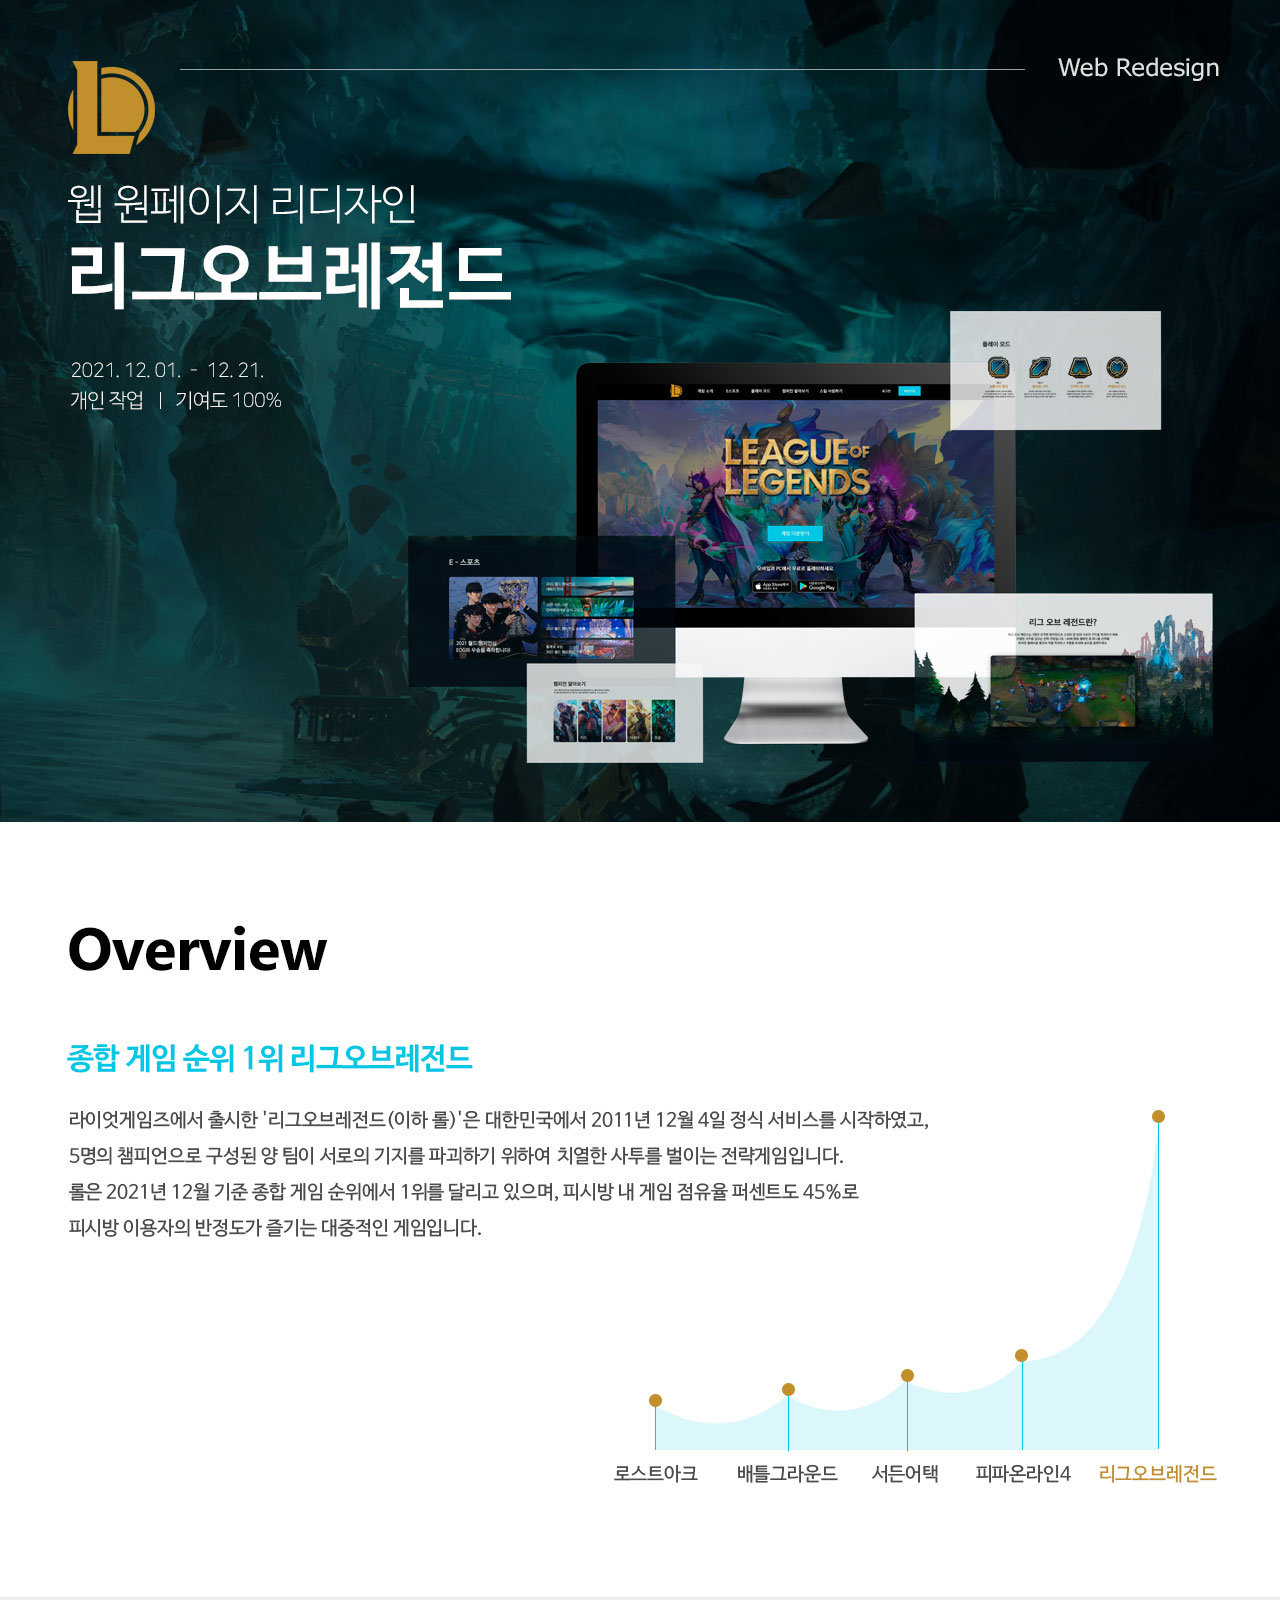
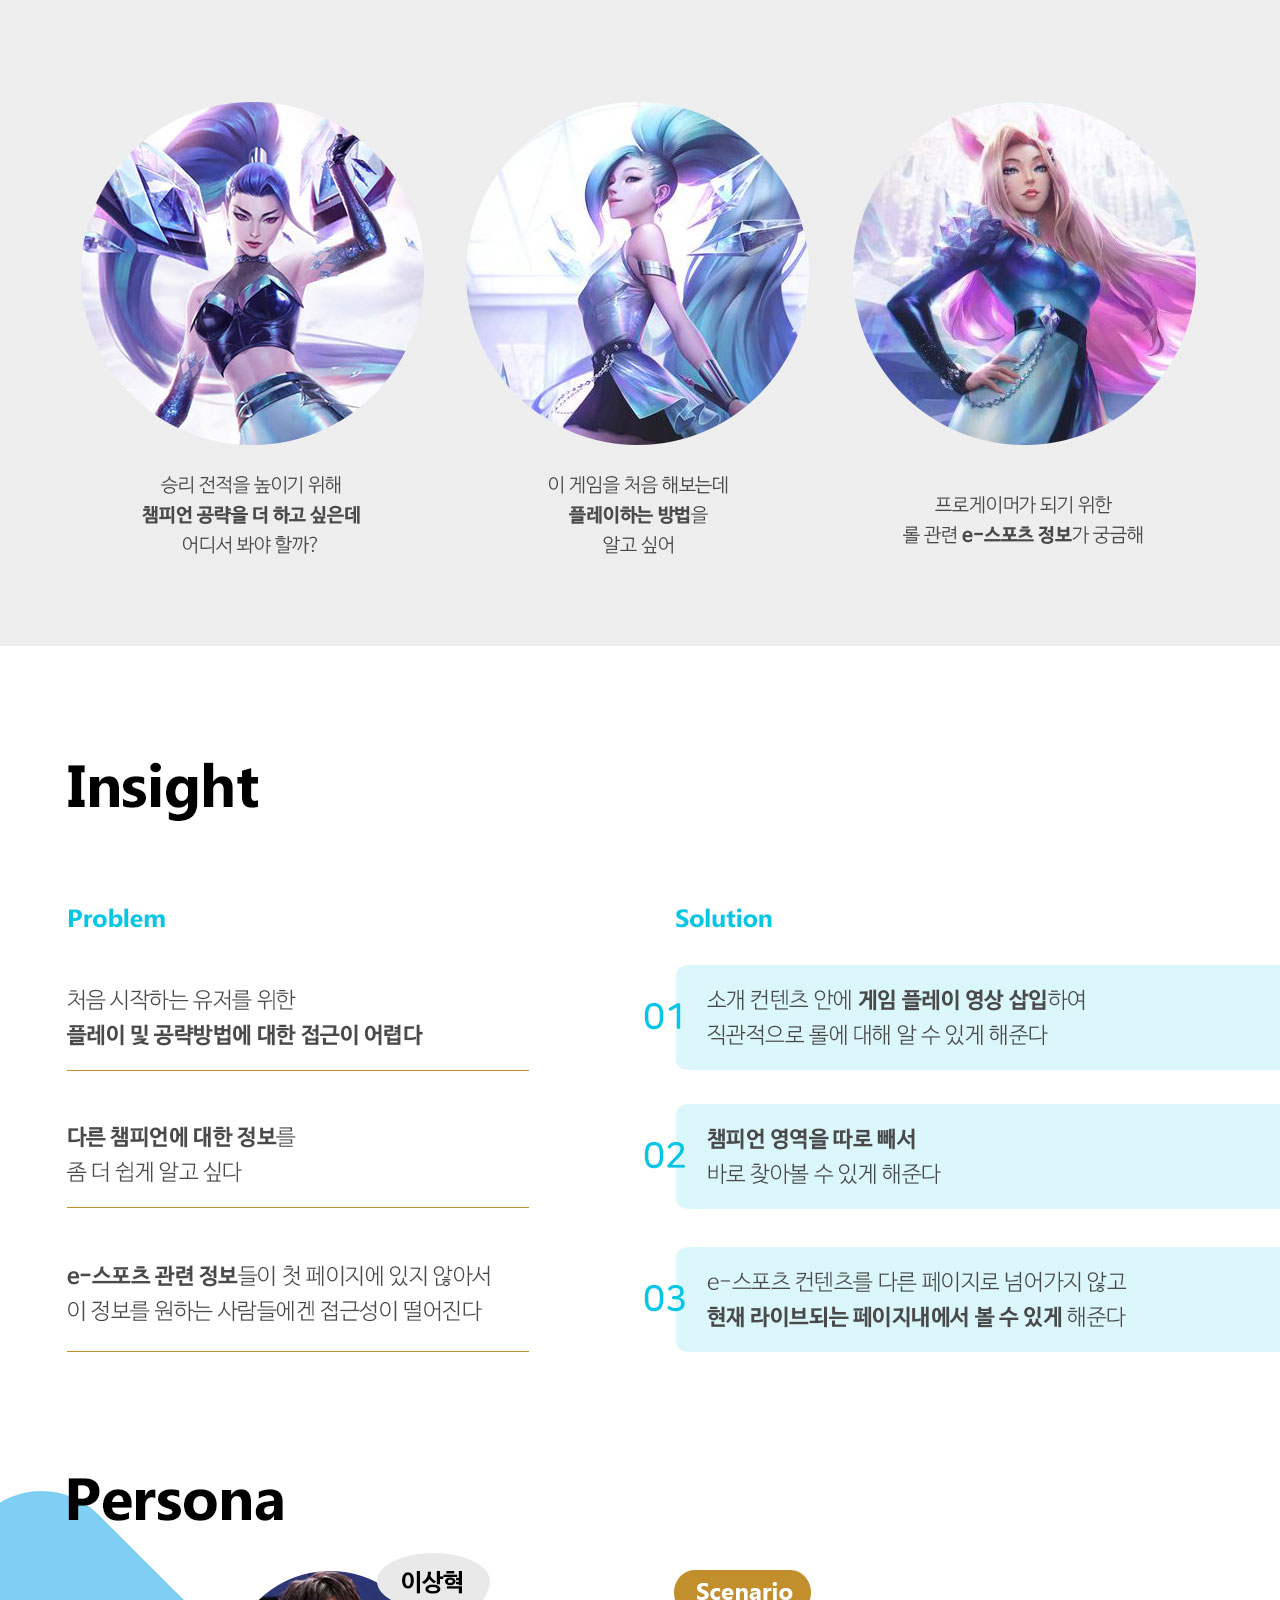
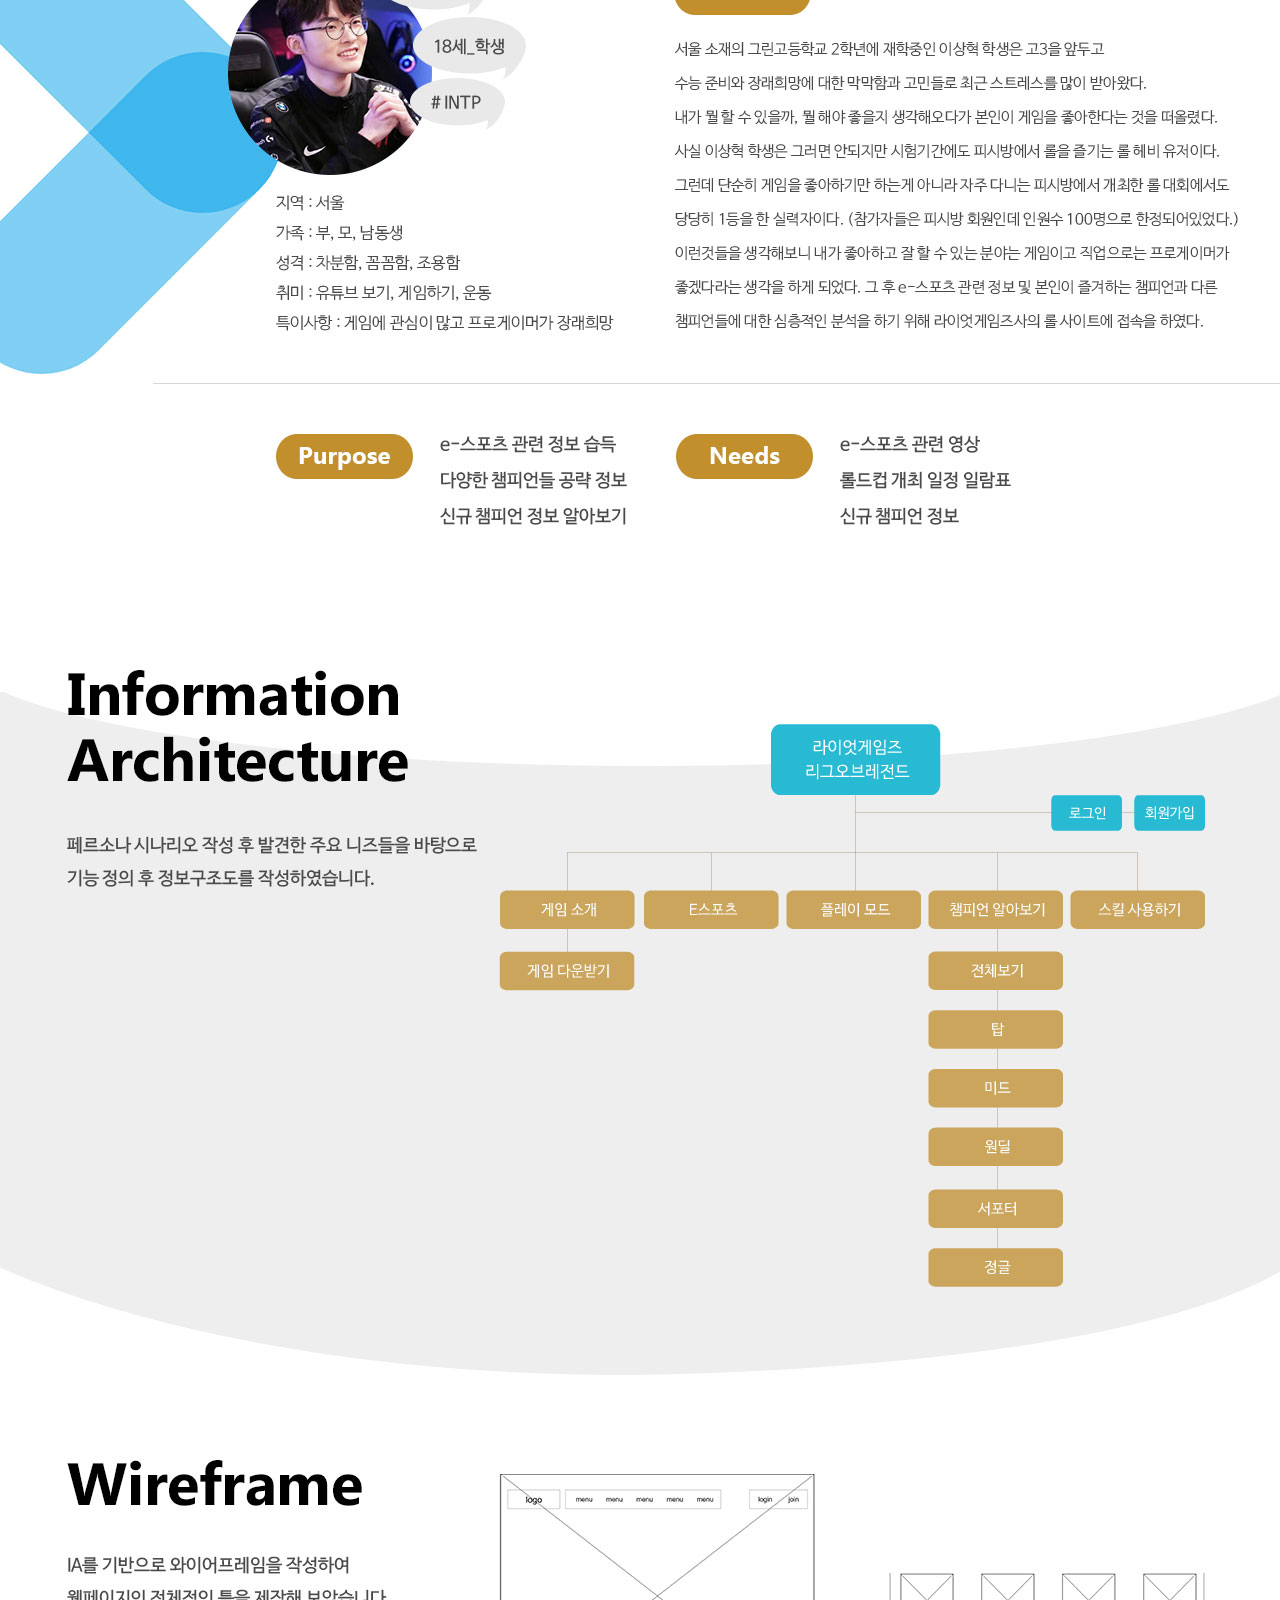
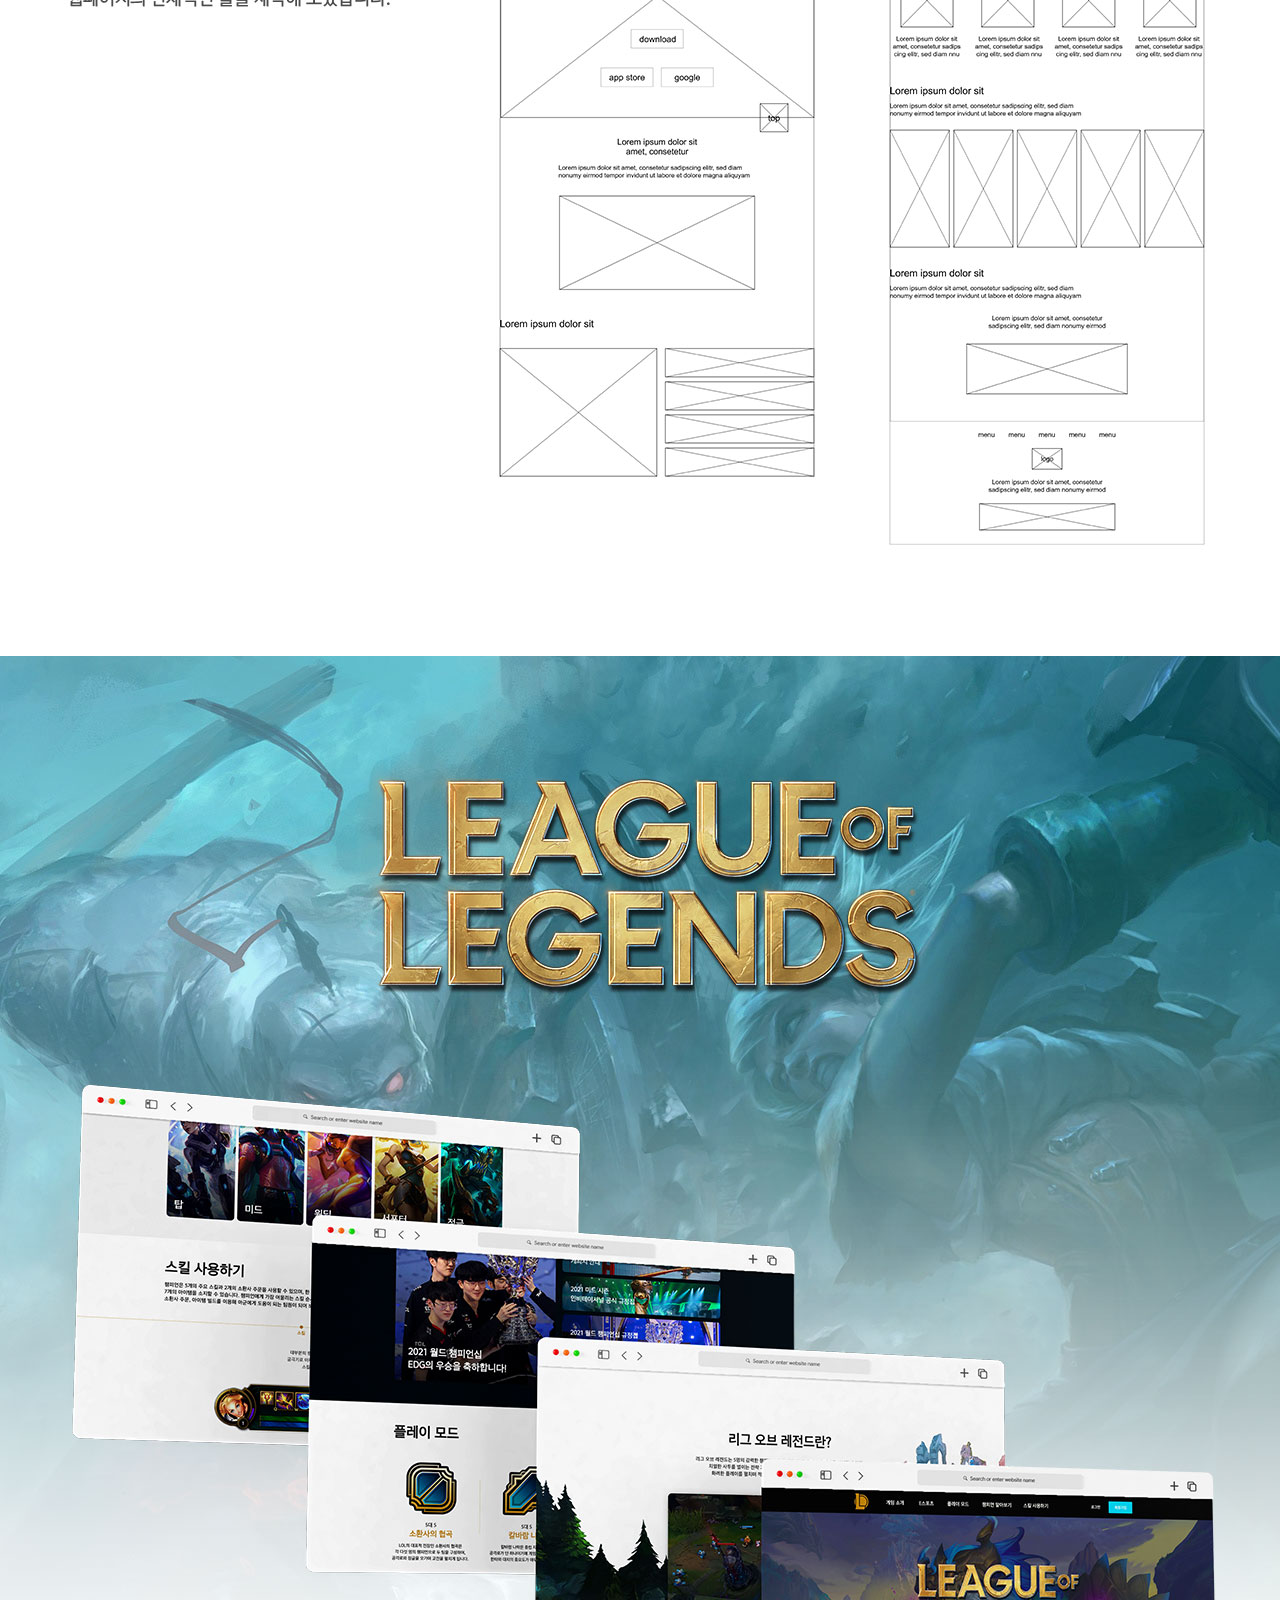
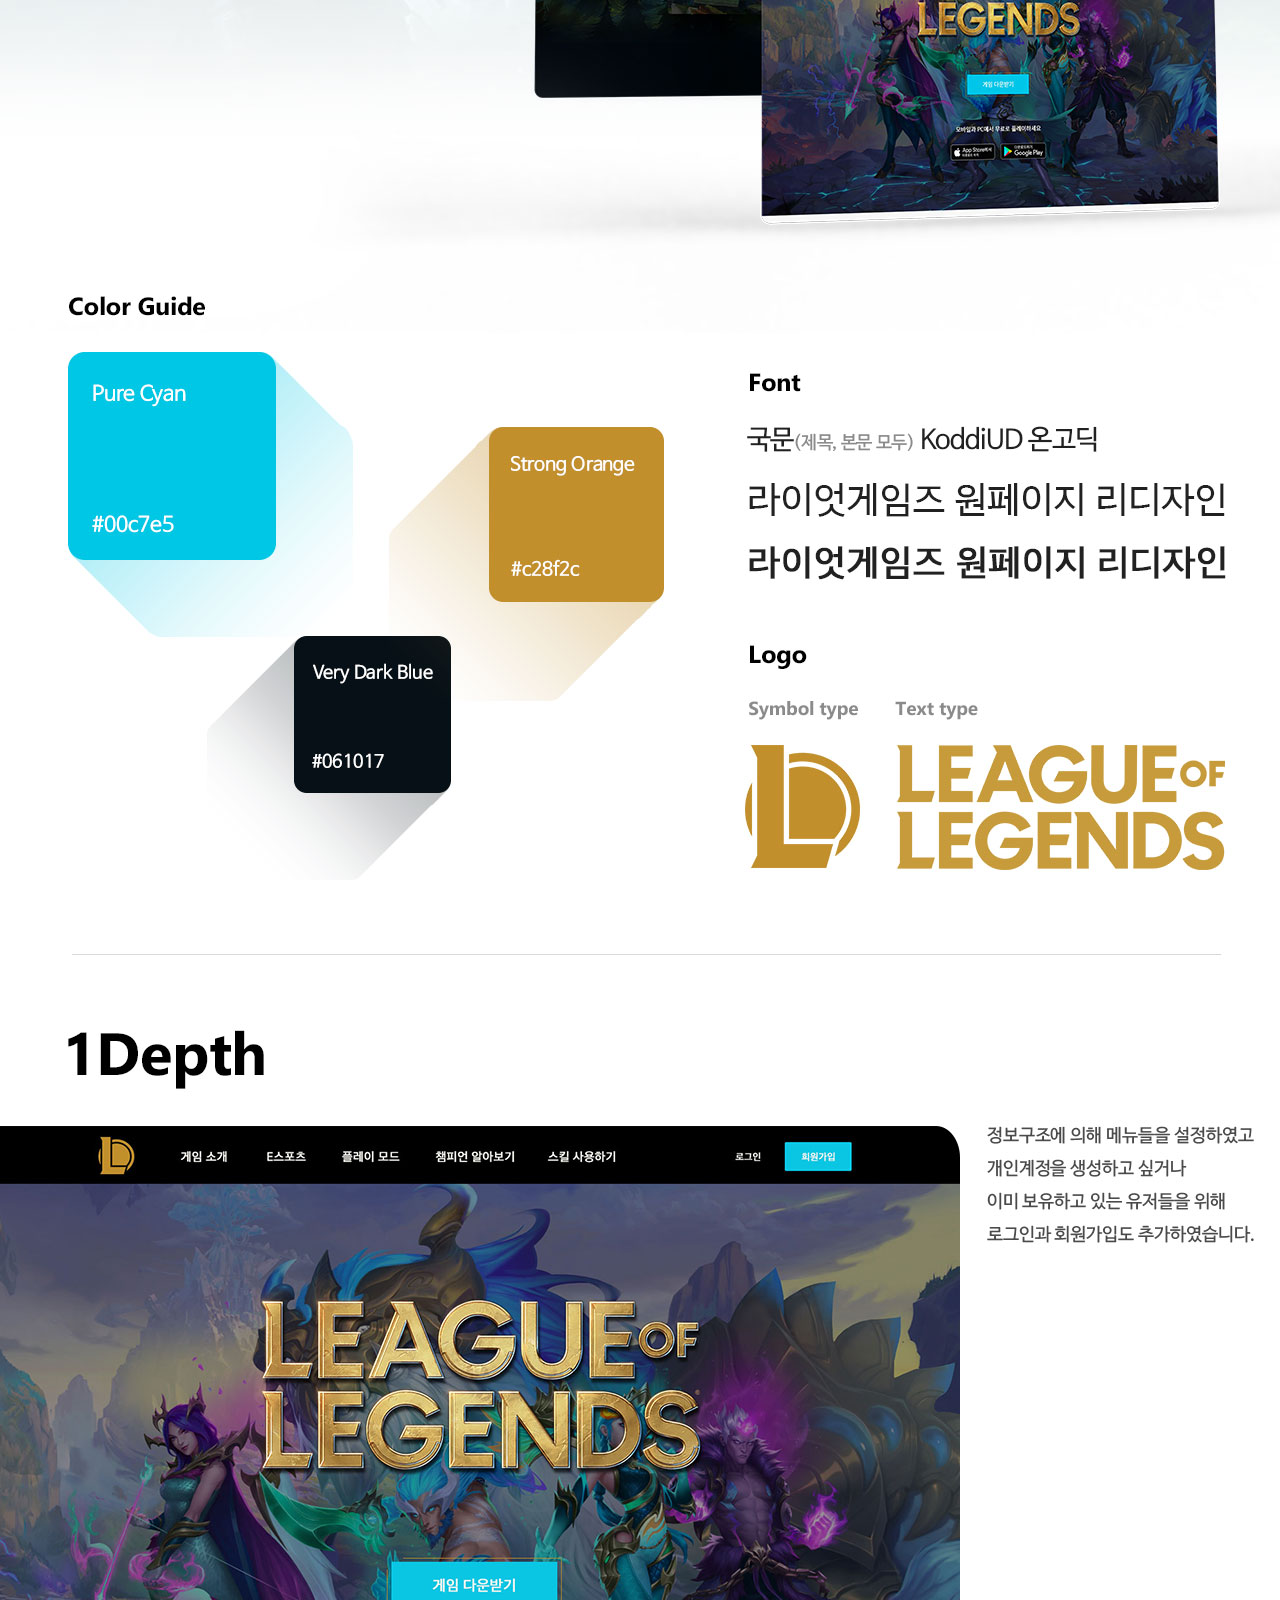
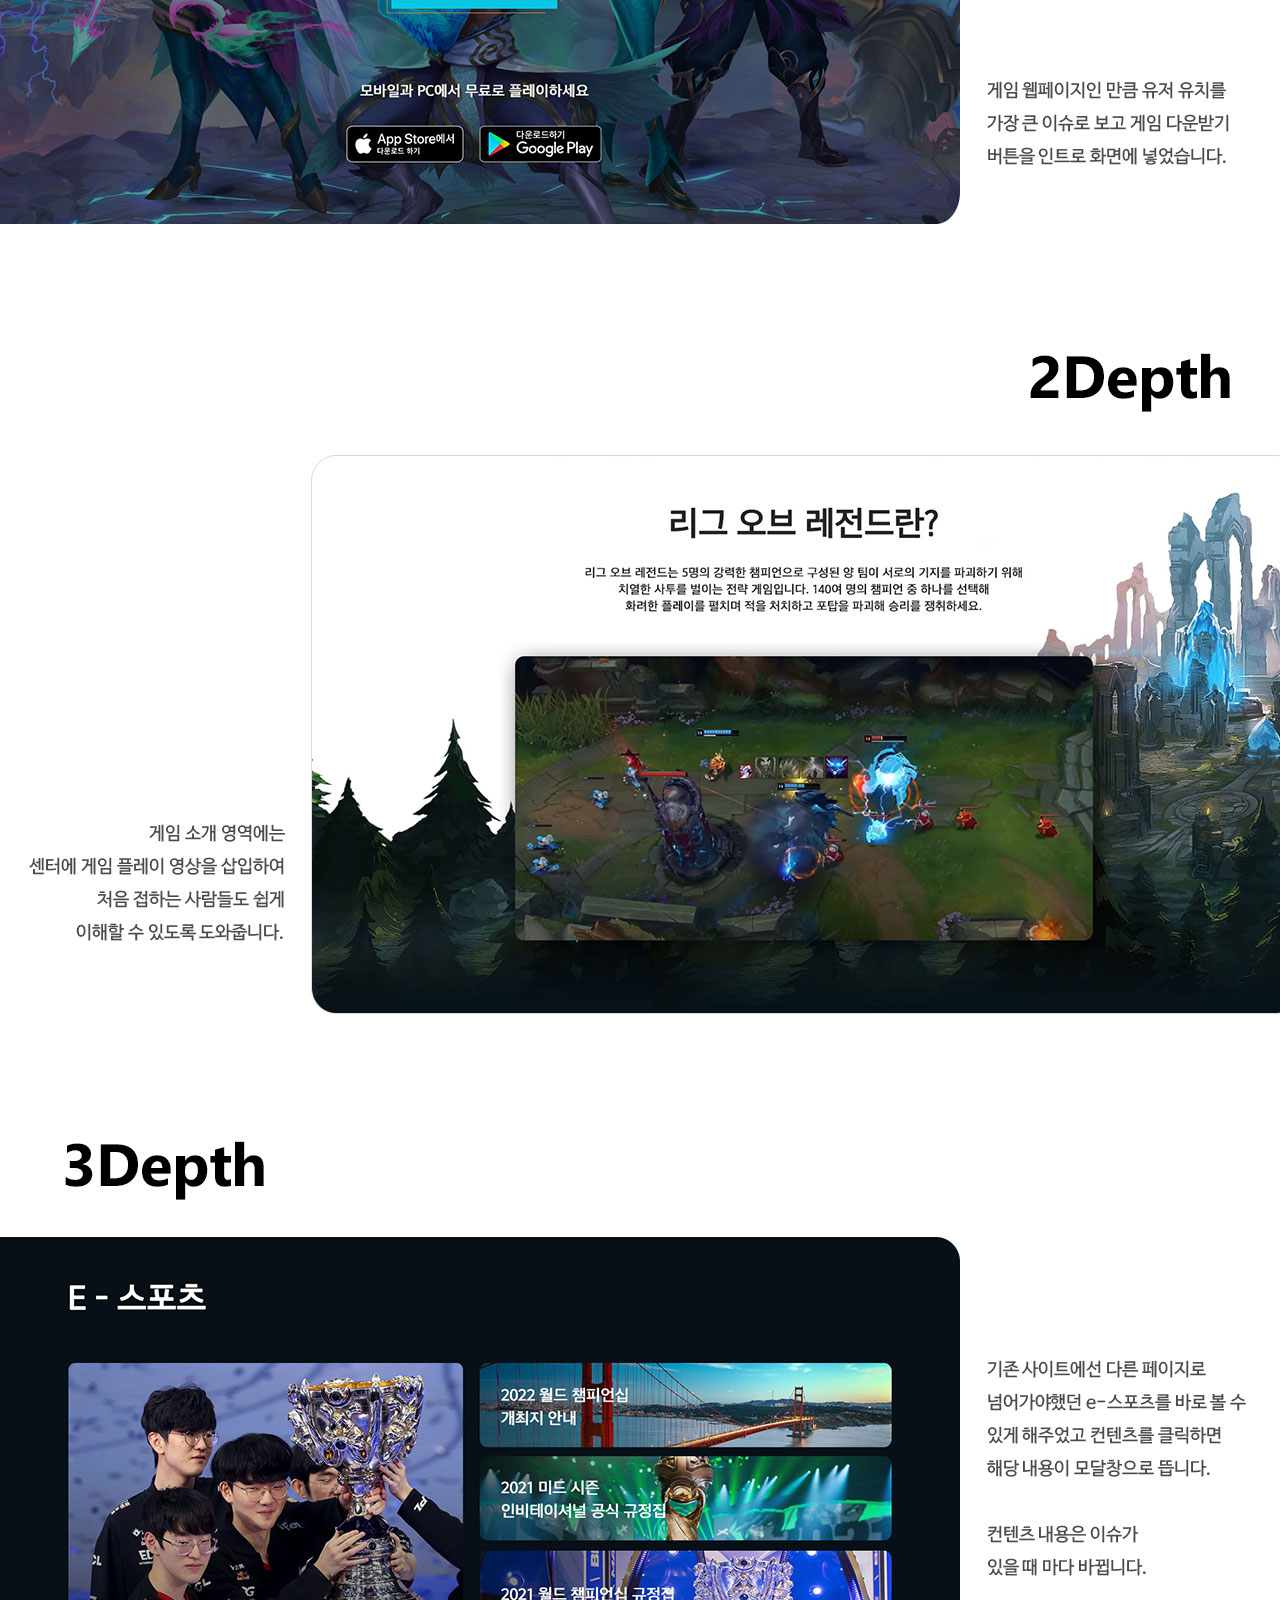
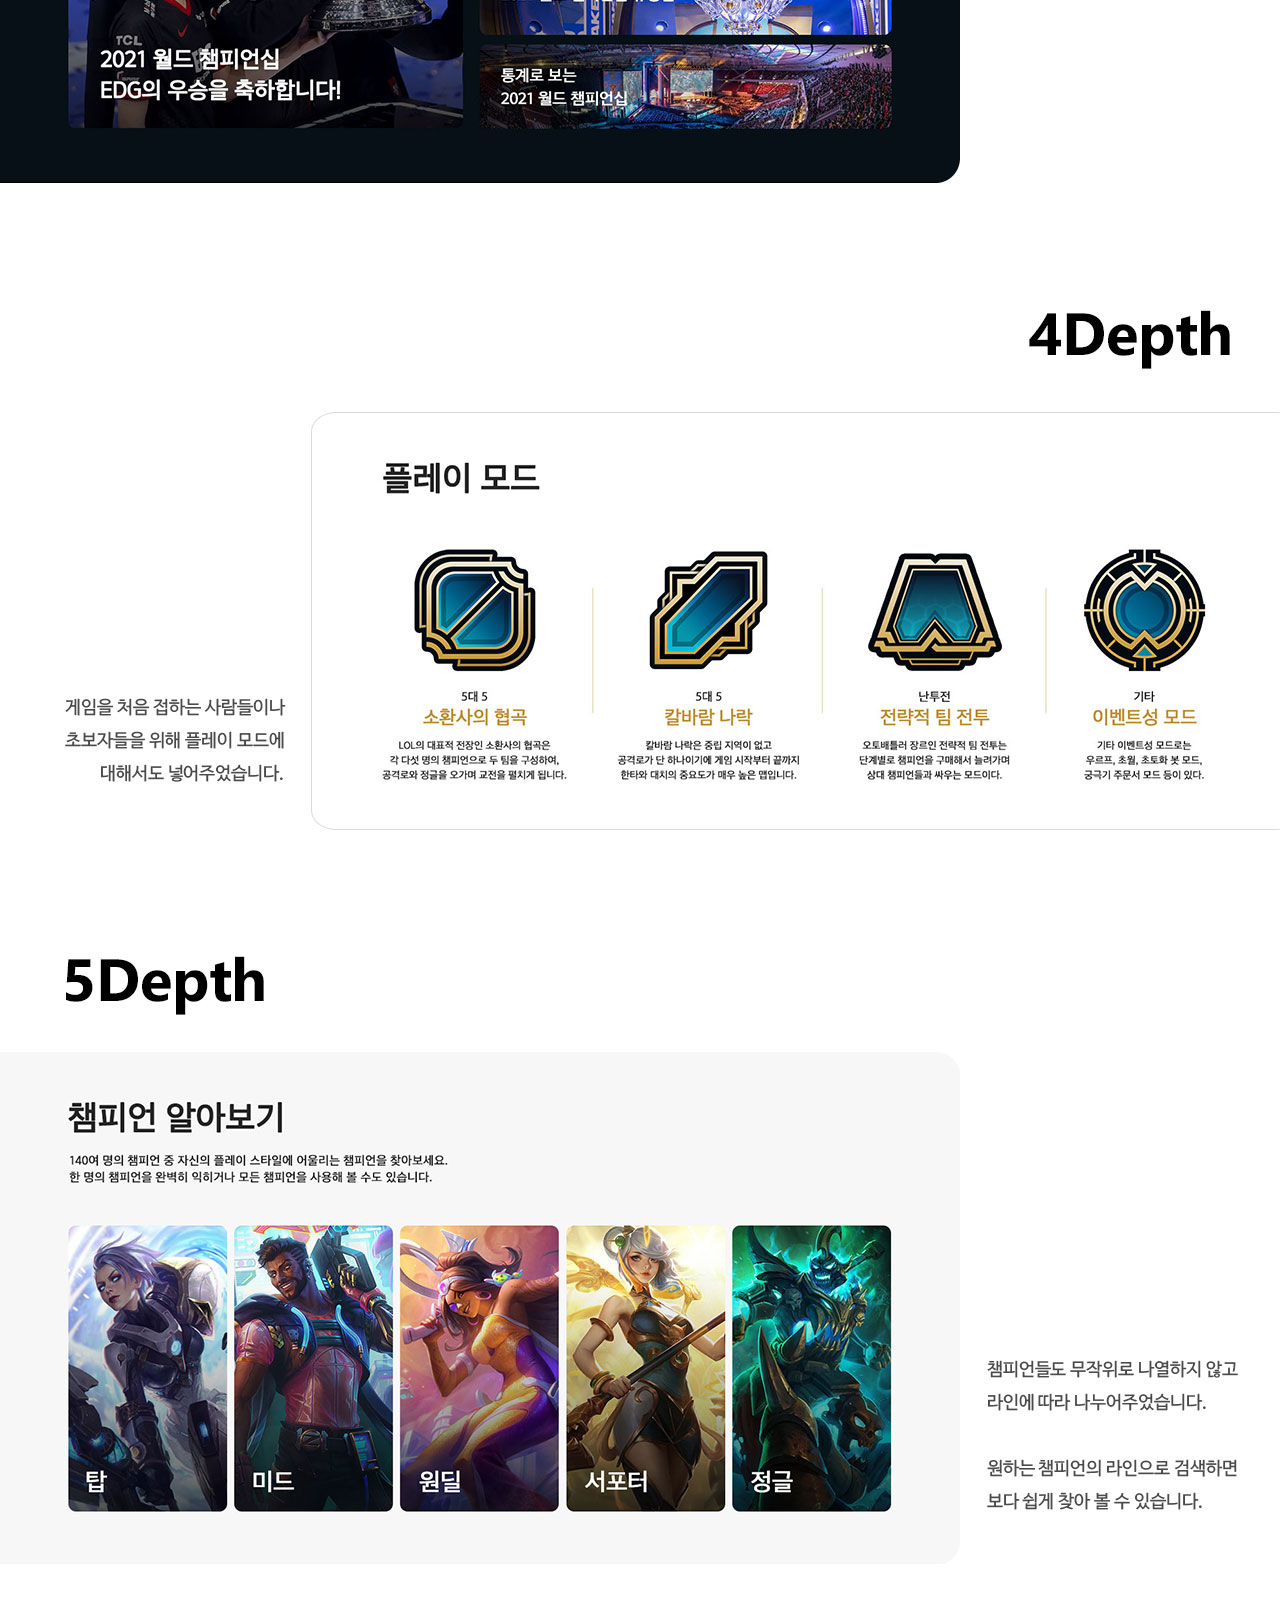
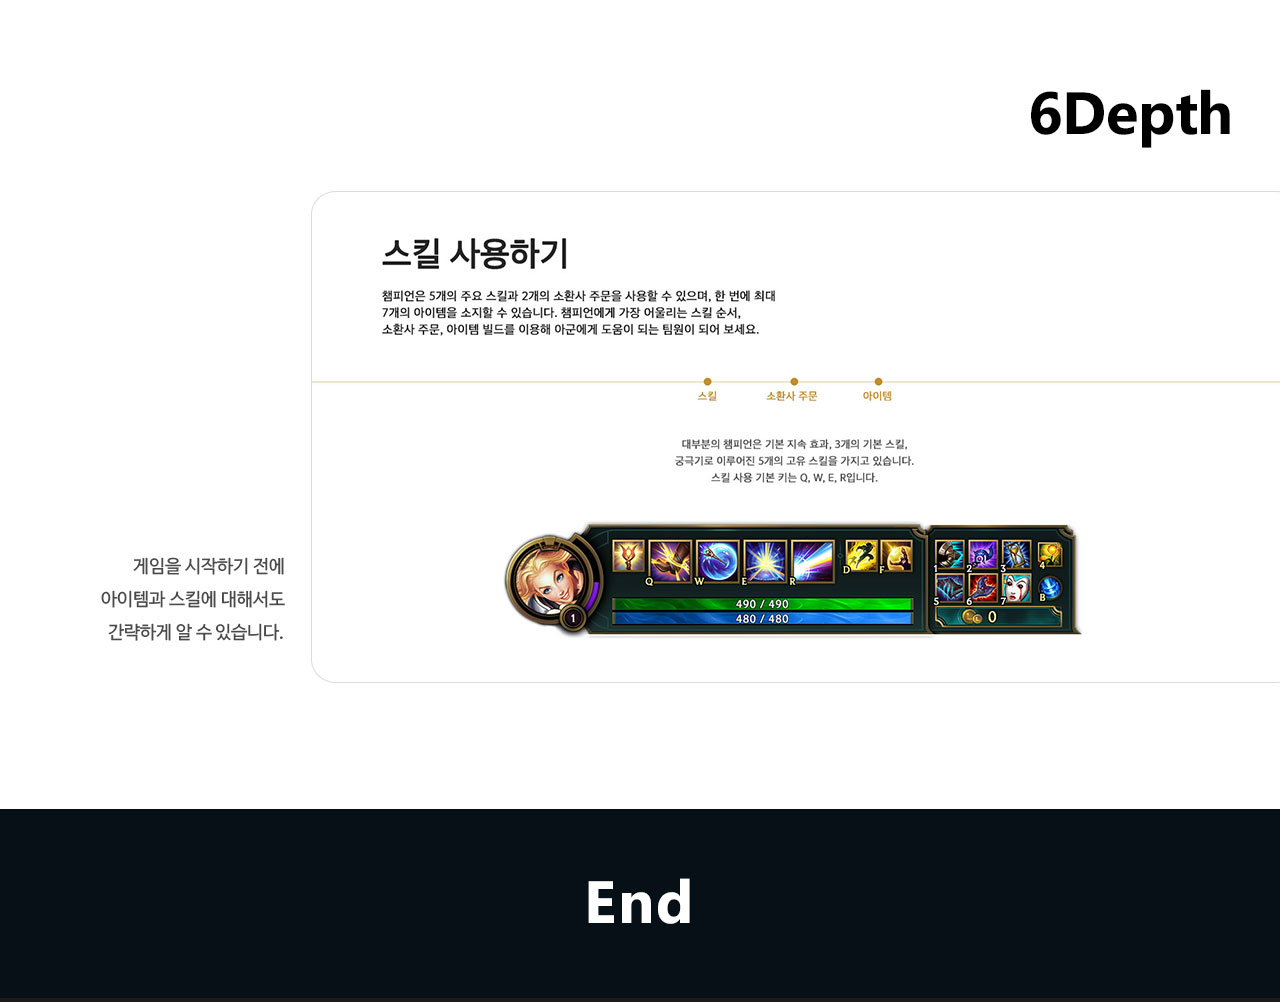
<file: lol.html>
<!DOCTYPE html>
<html lang="ko">
<head>
    <meta charset="UTF-8">
    <meta http-equiv="X-UA-Compatible" content="IE=edge">
    <meta name="viewport" content="width=device-width, initial-scale=1.0">
    <title>롤 상세페이지</title>
    <style>
    *{margin:0px; padding:0px;}
        body{background-color: rgb(27, 27, 27);}
        a{text-decoration: none; color: #fff;}
        body > img{
            position: relative;
                left: 50%;
            transform: translate(-50%);
        }
        aside a{
            position: fixed;
                right: 100px;
                top: 800px;

            width: 80px;
            height: 80px;
            border-radius: 40px;

            font-size: 20px;
            line-height: 77px;
            text-align: center;
            background-color: #00c7e5;

            display: none;
            z-index: 1000;
            transition: 0.3s;
        }
        aside a:hover{
            border-radius: 10px;
            background-color: #c28f2c;
        }
    </style>

    <!-- 제이쿼리 -->
    <script src="https://ajax.googleapis.com/ajax/libs/jquery/1.12.4/jquery.min.js"></script>
    <script>
        $(window).scroll(function(){
            
            let sPos = $(this).scrollTop();

            console.log(sPos);

            if(sPos >= 500){
                $('aside a').fadeIn();
            }else{
                $('aside a').fadeOut();
            }
        });

        $('aside a').click(function(){
            $('html,body').animate({scrollTop : 0}, 700);
            return false;
        });
    </script>
</head>
<body>
    <aside><a href="lol.html" title="상단 바로가기">Top</a></aside>
    <img src="./img/lol_detail.jpg" alt="롤 상세페이지">
</body>
</html>
</file>
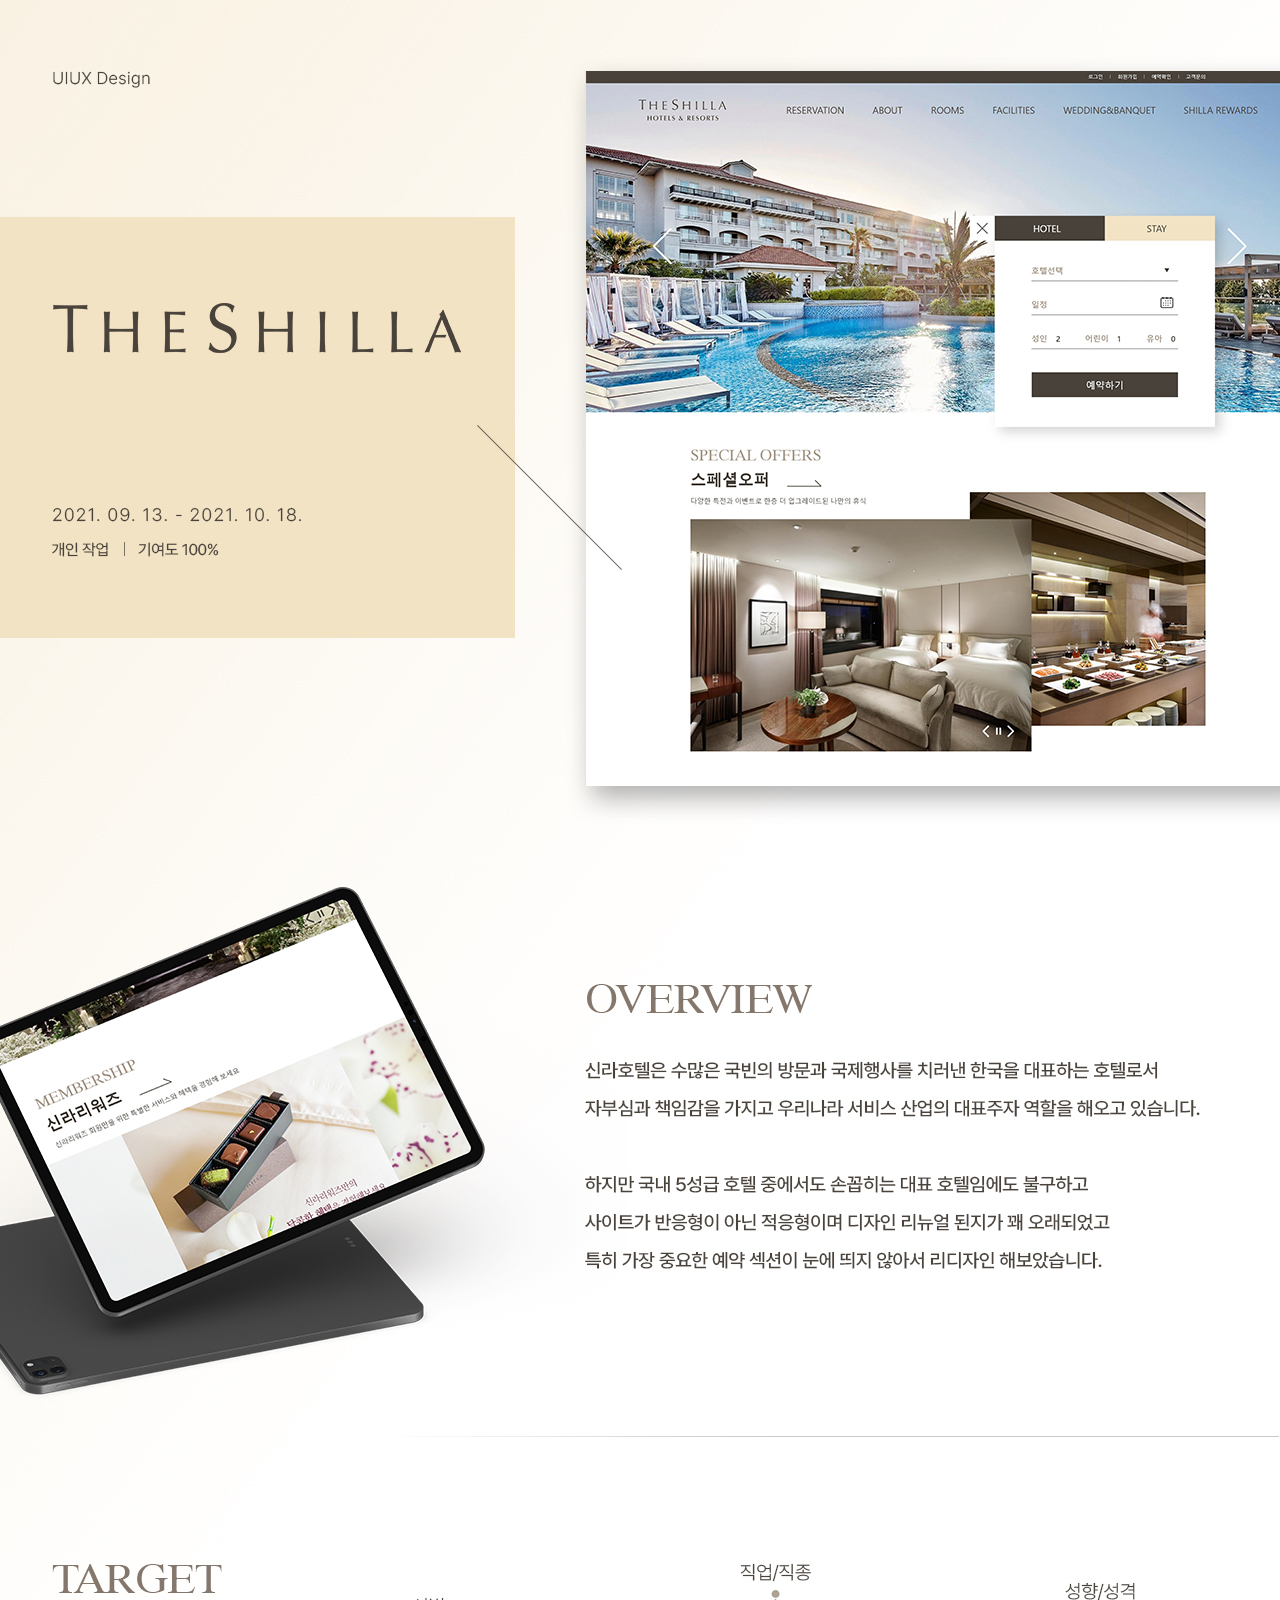
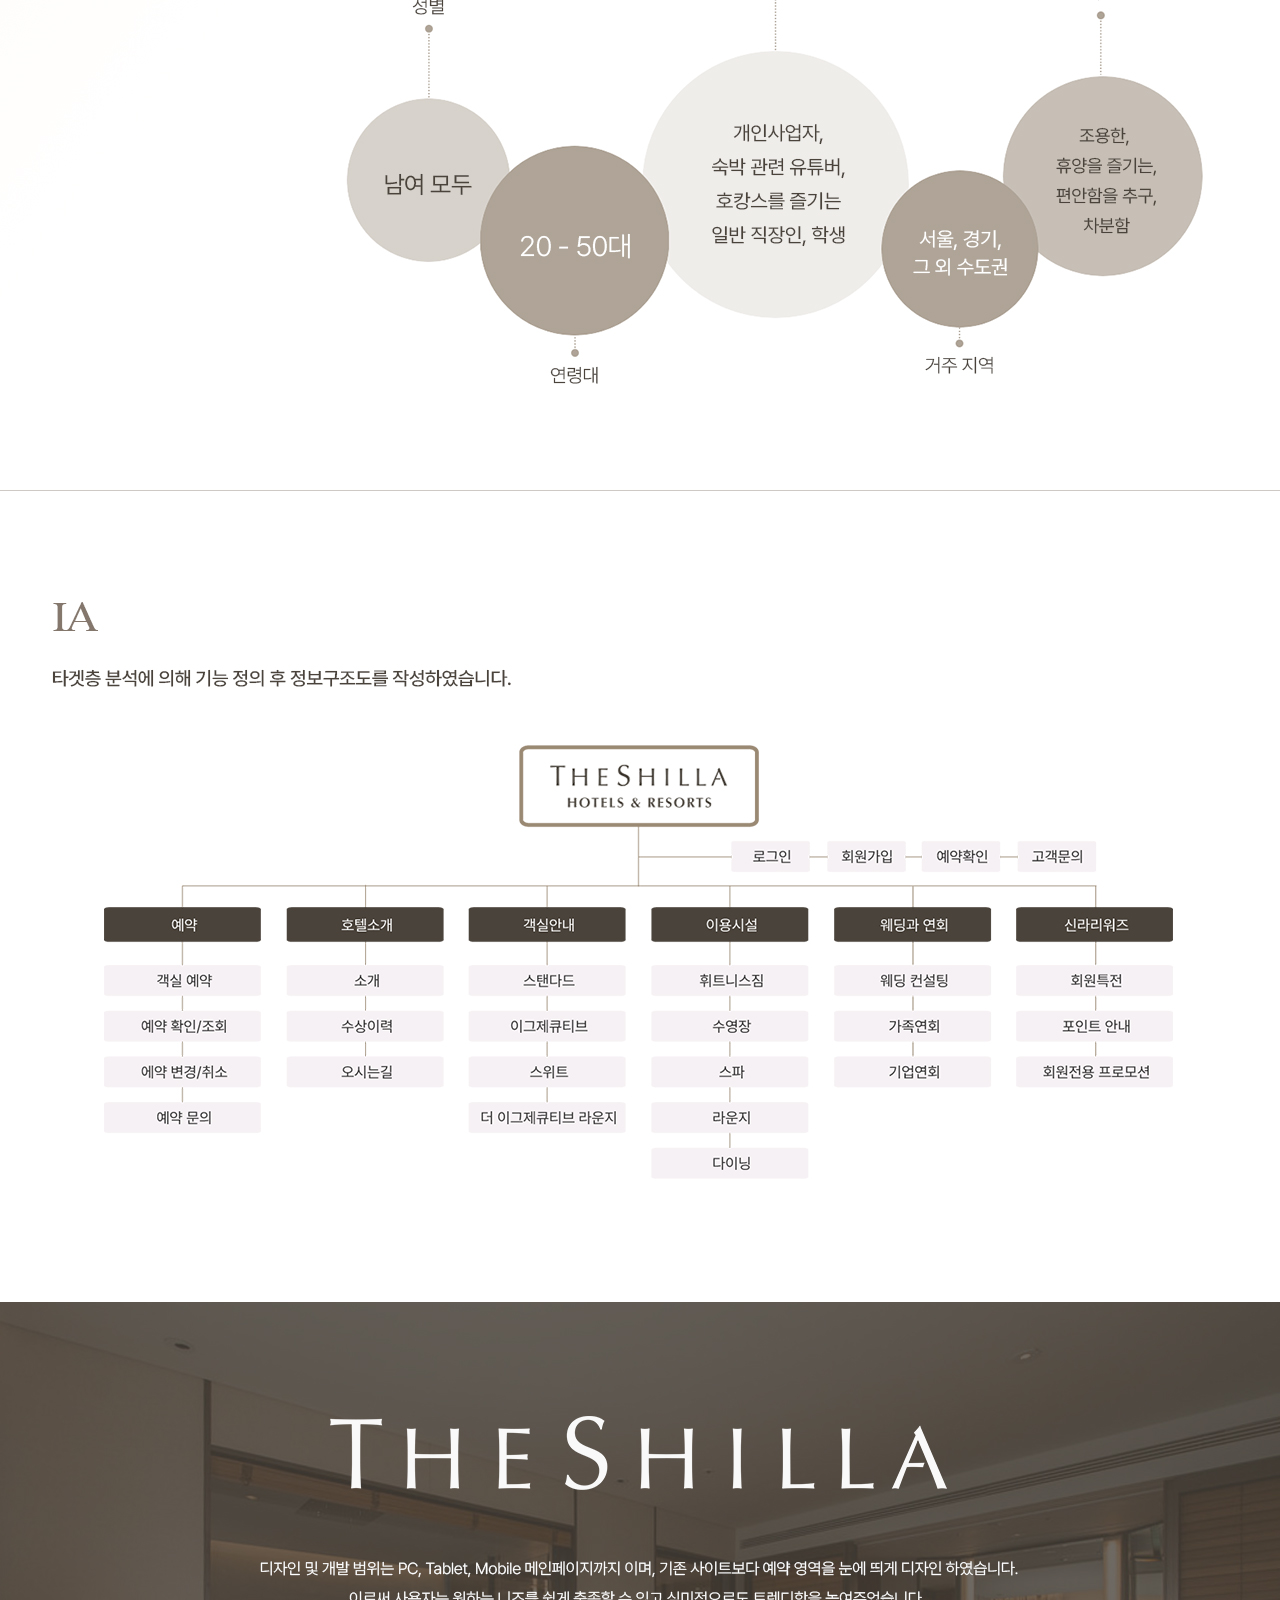
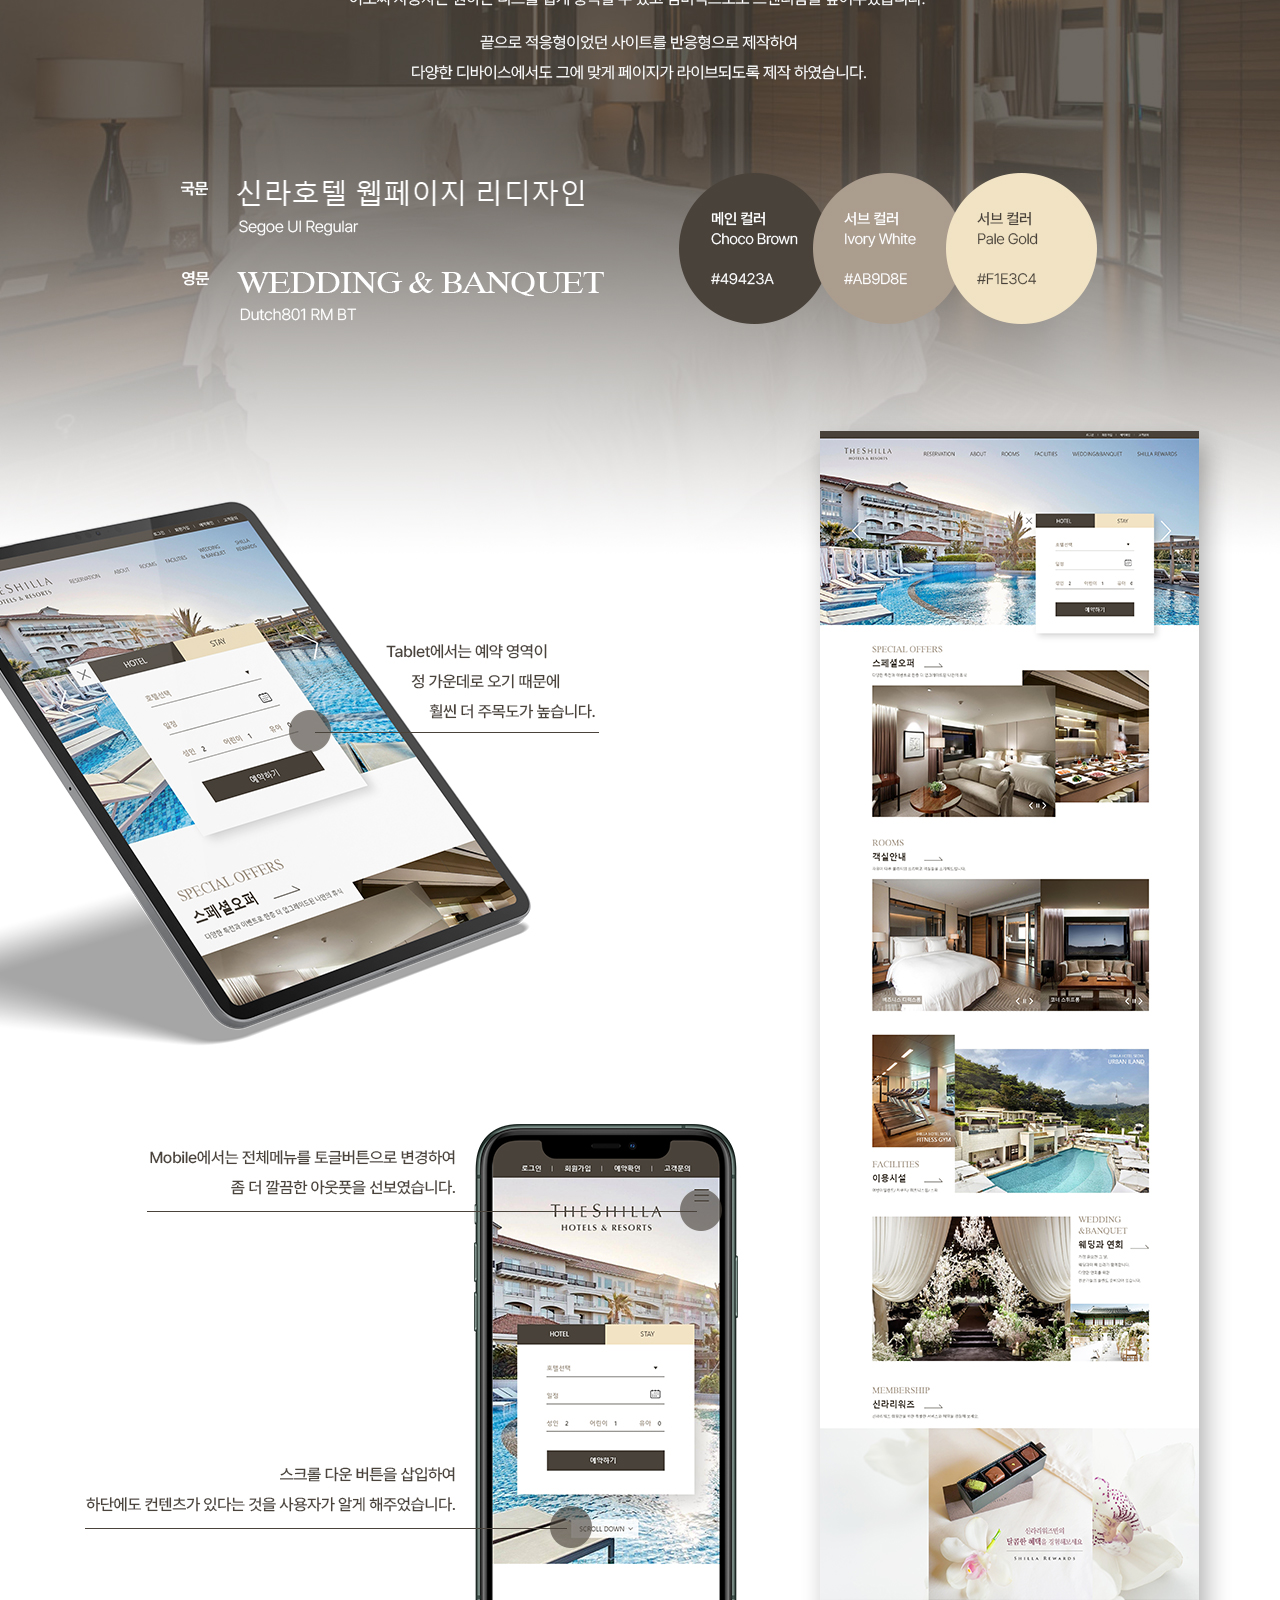
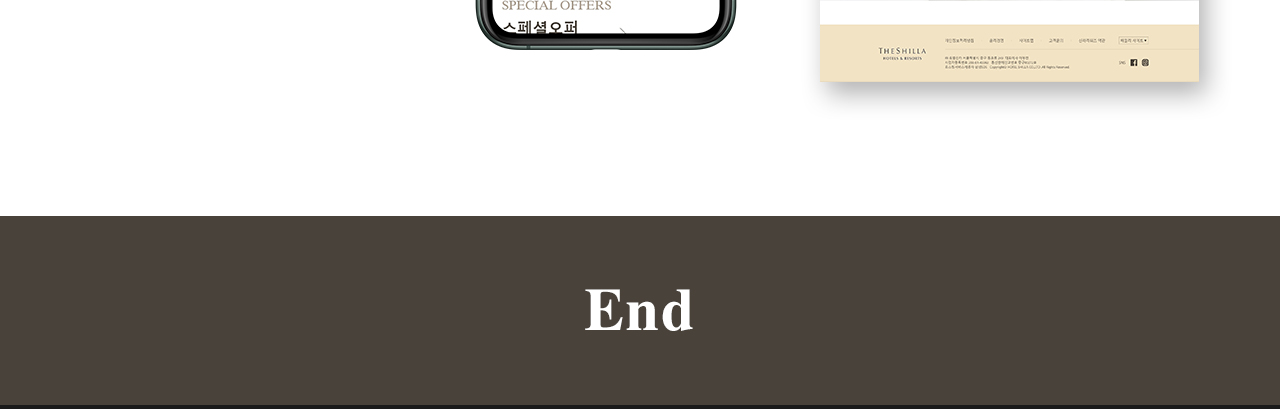
<file: shila.html>
<!DOCTYPE html>
<html lang="ko">
<head>
    <meta charset="UTF-8">
    <meta http-equiv="X-UA-Compatible" content="IE=edge">
    <meta name="viewport" content="width=device-width, initial-scale=1.0">
    <title>신라호텔 상세페이지</title>
    <style>
        *{margin:0px; padding:0px;}
        body{background-color: rgb(27, 27, 27);}
        a{text-decoration: none; color: #fff;}
        body > img{
            position: relative;
                left: 50%;
            transform: translate(-50%);
        }
        aside a{
            position: fixed;
                right: 100px;
                top: 800px;

            width: 80px;
            height: 80px;
            border-radius: 40px;

            font-size: 20px;
            line-height: 77px;
            text-align: center;
            background-color: #49423a;

            display: none;
            z-index: 1000;
            transition: 0.3s;
        }
        aside a:hover{
            border-radius: 10px;
            color: #333;
            background-color: #f1e3c4;
        }
    </style>

    <!-- 제이쿼리 -->
    <script src="https://ajax.googleapis.com/ajax/libs/jquery/1.12.4/jquery.min.js"></script>
    <script>
        $(window).scroll(function(){
            
            let sPos = $(this).scrollTop();

            console.log(sPos);

            if(sPos >= 500){
                $('aside a').fadeIn();
            }else{
                $('aside a').fadeOut();
            }
        });

        $('aside a').click(function(){
            $('html,body').animate({scrollTop : 0}, 700);
            return false;
        });
    </script>

</head>
<body>
    <aside><a href="shila.html" title="상단 바로가기">Top</a></aside>
    <img src="./img/shila_detail.jpg" alt="신라호텔 상세페이지">
</body>
</html>
</file>
